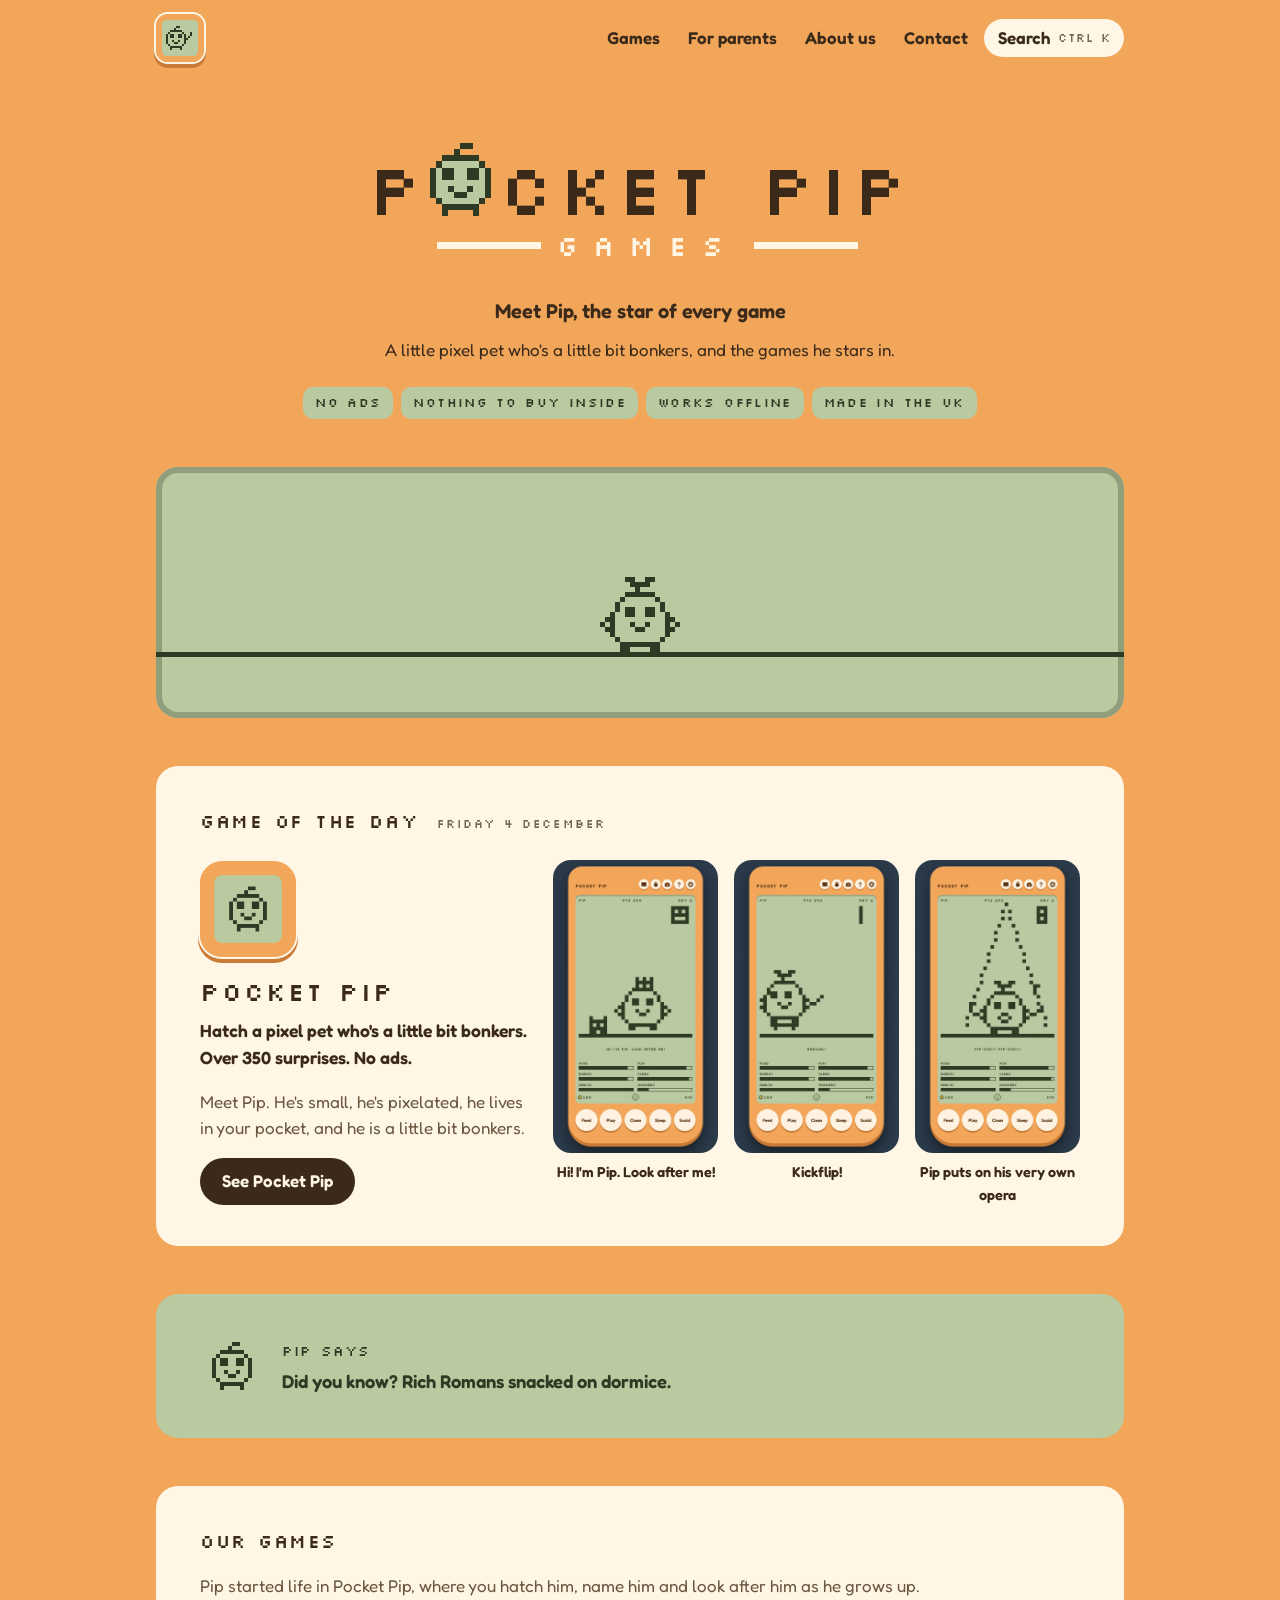
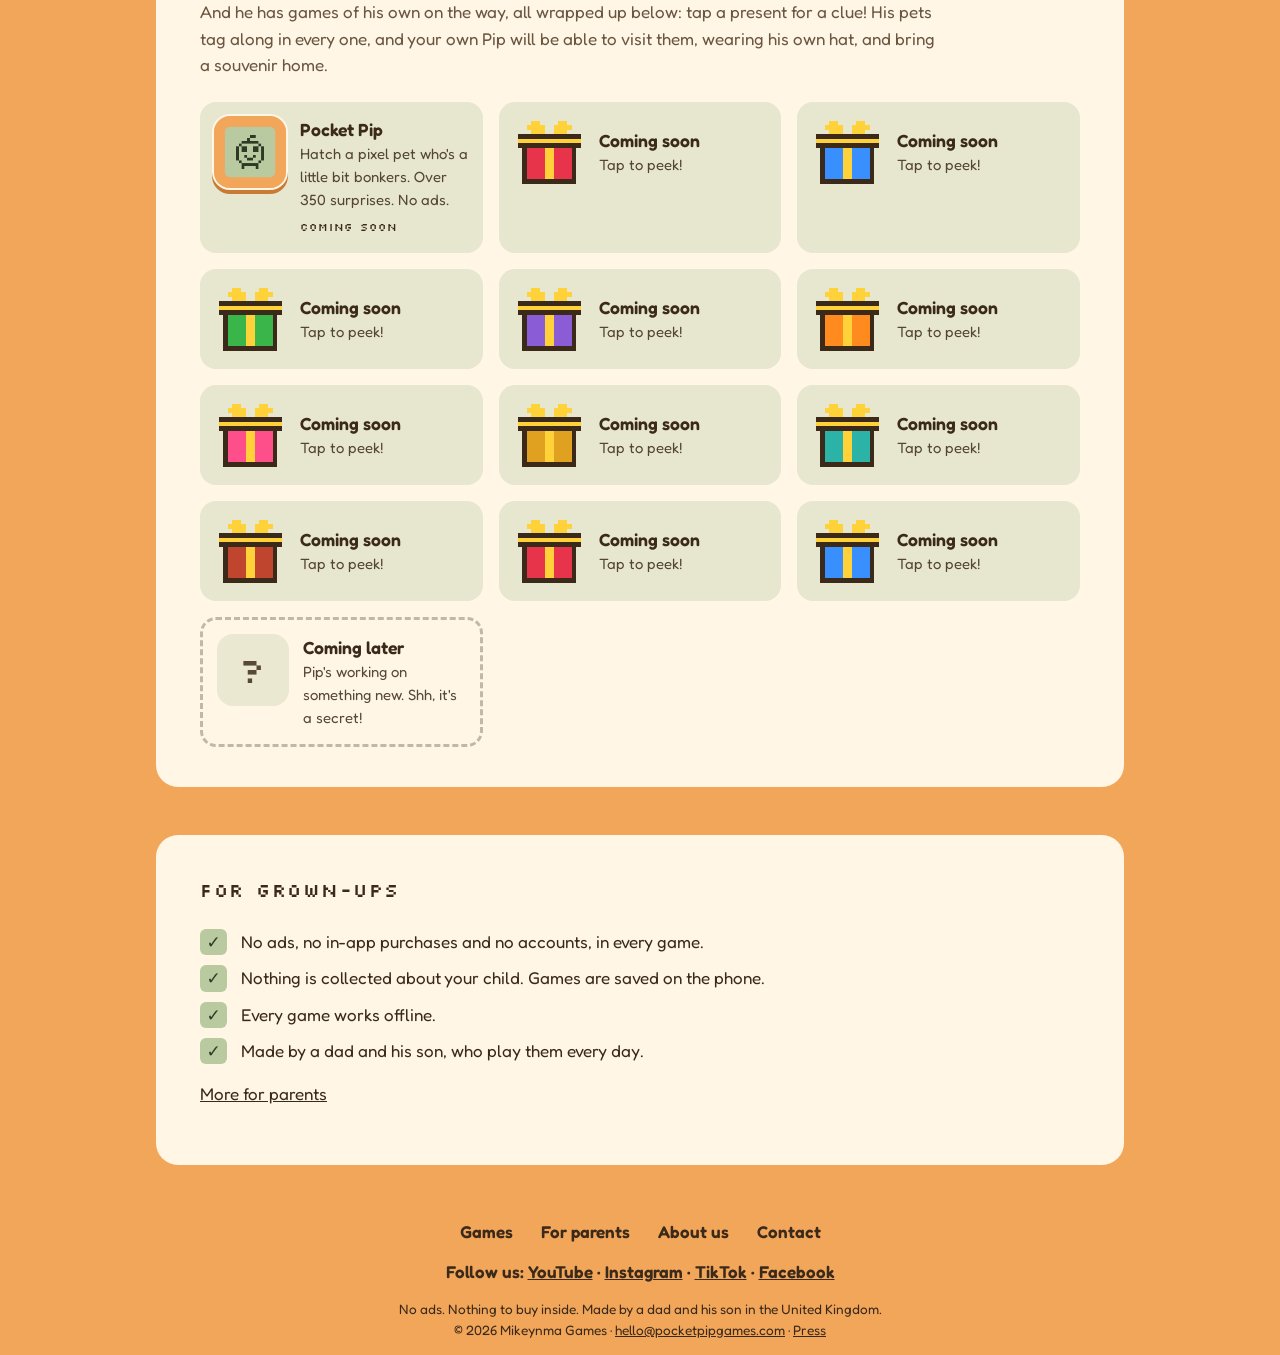
<file: index.html>
<!doctype html>
<html lang="en-GB">
<head>
<meta charset="utf-8">
<meta name="viewport" content="width=device-width,initial-scale=1">
<title>Pocket Pip Games: cosy games for kids, no ads</title>
<meta name="description" content="Cosy little games starring Pip. No ads, nothing to buy inside. Made by a dad and his son in the UK.">
<meta property="og:title" content="Pocket Pip Games: cosy games for kids, no ads">
<meta property="og:description" content="Cosy little games starring Pip. No ads, nothing to buy inside. Made by a dad and his son in the UK.">
<meta property="og:type" content="website">
<meta property="og:site_name" content="Pocket Pip Games">
<meta property="og:url" content="https://pocketpipgames.com/">
<link rel="canonical" href="https://pocketpipgames.com/">
<meta property="og:image" content="https://pocketpipgames.com/share.png">
<meta property="og:image:width" content="1200">
<meta property="og:image:height" content="630">
<meta property="og:image:alt" content="Pocket Pip Games: cosy games for kids, no ads">
<meta name="twitter:card" content="summary_large_image">

<link rel="icon" href="/favicon.ico" sizes="any">
<link rel="icon" href="/favicon-32.png" type="image/png">
<link rel="apple-touch-icon" href="/apple-touch-icon.png">
<link rel="manifest" href="/site.webmanifest">
<meta name="theme-color" content="#f2a65a">
<link rel="preload" href="/fonts/silkscreen-latin.woff2" as="font" type="font/woff2" crossorigin>
<link rel="preload" href="/fonts/fredoka-latin.woff2" as="font" type="font/woff2" crossorigin>
<link rel="stylesheet" href="/site.css">
<script type="application/ld+json">[{"@context": "https://schema.org", "@type": "Organization", "name": "Pocket Pip Games", "url": "https://pocketpipgames.com", "logo": "https://pocketpipgames.com/icon-512.png", "email": "hello@pocketpipgames.com", "sameAs": ["https://www.youtube.com/@PocketPipGames", "https://www.instagram.com/pocketpipgames/", "https://www.tiktok.com/@pocketpipgames", "https://www.facebook.com/pocketpipgames"], "description": "Cosy little games starring Pip, a pixel pet. No ads, nothing to buy inside. Made by a dad and his son in the United Kingdom."}, {"@context": "https://schema.org", "@type": "WebSite", "name": "Pocket Pip Games", "url": "https://pocketpipgames.com"}]</script>
</head>
<body>
<header class="top"><div class="wrap">
  <a class="brand" href="/" aria-label="Pocket Pip Games, home"><img src="/icon-48.png" width="48" height="48" alt=""></a>
  <nav aria-label="Menu"><a href="/#games">Games</a><a href="/parents.html">For parents</a><a href="/about.html">About us</a><a href="/contact.html">Contact</a><button class="find-btn" type="button" aria-haspopup="dialog">Search <kbd>Ctrl K</kbd></button></nav>
</div></header>
<main class="wrap">
<header class="hero">
  <h1 class="logo"><span class="sr-only">Pocket Pip Games</span><span class="word px" aria-hidden="true"><span>P</span><svg class="pip-o" viewBox="0 0 10 12" shape-rendering="crispEdges"><path class="ps" d="M2 3h6v1h1v5h-1v1h-6v-1h-1v-5h1z"/><path class="pl" d="M5 0h2v1h-2zM4 1h1v1h-1zM2 2h6v1h-6zM1 3h1v1h-1zM8 3h1v1h-1zM0 4h1v1h-1zM9 4h1v1h-1zM0 5h1v1h-1zM9 5h1v1h-1zM0 6h1v1h-1zM9 6h1v1h-1zM0 7h1v1h-1zM9 7h1v1h-1zM0 8h1v1h-1zM9 8h1v1h-1zM1 9h1v1h-1zM8 9h1v1h-1zM2 10h6v1h-6zM2 11h1v1h-1zM7 11h1v1h-1z"/><path class="pf" d="M2 4h2v1h-2zM6 4h2v1h-2zM2 5h2v1h-2zM6 5h2v1h-2zM3 7h1v1h-1zM6 7h1v1h-1zM4 8h2v1h-2z"/><path class="pl arm arm-a" d="M10 6h1v1h-1zM11 5h1v1h-1zM12 3h1v2h-1z"/><path class="pl arm arm-b" d="M10 6h1v1h-1zM11 4h1v2h-1zM11 3h1v1h-1zM12 2h1v1h-1z"/></svg><span>CKET PIP</span></span><span class="games px" aria-hidden="true"><i></i>GAMES<i></i></span></h1>
  <p class="tag">Meet Pip, the star of every game</p>
  <p class="sub">A little pixel pet who's a little bit bonkers, and the games he stars in.</p>
  <ul class="facts px"><li>No ads</li><li>Nothing to buy inside</li><li>Works offline</li><li>Made in the UK</li></ul>
</header>
<div class="strip" style="--n:542;--w:128;--ms:100ms;--src:url(/strip.png)" role="img" aria-label="Pip, from Pocket Pip: he blinks and wanders, does a kickflip on his skateboard, watches a butterfly, and his kitten comes for a cuddle">
  <div class="ground"></div><div class="pip-anim"></div><p class="says px" aria-hidden="true"></p>
  <script type="application/json" id="says">[[0, ""], [25, "Skateboard time!"], [48, "Kickflip!"], [57, "Radical!"], [98, ""], [139, "The butterfly dropped a coin! +1"], [174, ""]]</script>
</div>

<section class="today">
  <h2 class="px">Game of the day <span class="date"></span></h2>
<div class="featured" data-day="0">
  <div class="feat-text">
    <img class="icon" src="/pocket-pip/icon.png" alt="" width="96" height="96">
    <h3 class="px">Pocket Pip</h3>
    <p class="tag">Hatch a pixel pet who&#x27;s a little bit bonkers. Over 350 surprises. No ads.</p>
    <p>Meet Pip. He&#x27;s small, he&#x27;s pixelated, he lives in your pocket, and he is a little bit bonkers.</p>
    <a class="button" href="/pocket-pip/">See Pocket Pip</a>
  </div>
  <div class="shots">
<figure><a href="/pocket-pip/shots/1-home.webp"><img src="/pocket-pip/shots/1-home.webp" width="720" height="1280" alt="Hi! I&#x27;m Pip. Look after me!"></a><figcaption>Hi! I&#x27;m Pip. Look after me!</figcaption></figure>
<figure><a href="/pocket-pip/shots/2-skateboard.webp"><img src="/pocket-pip/shots/2-skateboard.webp" width="720" height="1280" alt="Kickflip!"></a><figcaption>Kickflip!</figcaption></figure>
<figure><a href="/pocket-pip/shots/3-pipsody.webp"><img src="/pocket-pip/shots/3-pipsody.webp" width="720" height="1280" alt="Pip puts on his very own opera"></a><figcaption>Pip puts on his very own opera</figcaption></figure>
</div>
</div>
</section>

<section class="pip-says" aria-label="Pip says">
  <img src="/pip-32.png" width="64" height="64" alt="">
  <div><b class="px">Pip says</b><p class="fact">Did you know? A googol is 1 with 100 zeros after it.</p></div>
</section>

<section id="games"><span id="soon"></span>
  <h2 class="px">Our games</h2>
  <p class="lead">Pip started life in Pocket Pip, where you hatch him, name him and look after him as he grows up. And he has games of his own on the way, all wrapped up below: tap a present for a clue! His pets tag along in every one, and your own Pip will be able to visit them, wearing his own hat, and bring a souvenir home.</p>
  <div class="games">
<a class="game" href="/pocket-pip/"><img src="/pocket-pip/icon.png" alt="" width="72" height="72"><div><b>Pocket Pip</b><span>Hatch a pixel pet who&#x27;s a little bit bonkers. Over 350 surprises. No ads.</span><i class="px">Coming soon</i></div></a>
<details class="game present" style="--c:#e8344a"><summary><svg class="box" viewBox="0 0 16 16" width="72" height="72" shape-rendering="crispEdges" aria-hidden="true"><path class="wrap" d="M2 6h12v9h-12z"/><path class="wrap" d="M1 4h14v3h-14z"/><path class="ribbon" d="M7 4h2v11h-2zM1 5h14v1h-14z"/><path class="ribbon" d="M4 1h2v1h1v2h-3v-1h-1v-1h1zM10 1h2v1h1v1h-1v1h-3v-2h1z"/><path class="line" d="M1 4h14v1h-14zM1 6h14v1h-14zM2 7h1v8h-1zM13 7h1v8h-1zM2 14h12v1h-12z"/></svg><div><b>Coming soon</b><span class="tap">Tap to peek!</span></div></summary><p class="clue px">Something long and wiggly is very hungry...</p></details>
<details class="game present" style="--c:#3a8fff"><summary><svg class="box" viewBox="0 0 16 16" width="72" height="72" shape-rendering="crispEdges" aria-hidden="true"><path class="wrap" d="M2 6h12v9h-12z"/><path class="wrap" d="M1 4h14v3h-14z"/><path class="ribbon" d="M7 4h2v11h-2zM1 5h14v1h-14z"/><path class="ribbon" d="M4 1h2v1h1v2h-3v-1h-1v-1h1zM10 1h2v1h1v1h-1v1h-3v-2h1z"/><path class="line" d="M1 4h14v1h-14zM1 6h14v1h-14zM2 7h1v8h-1zM13 7h1v8h-1zM2 14h12v1h-12z"/></svg><div><b>Coming soon</b><span class="tap">Tap to peek!</span></div></summary><p class="clue px">Every snack in its own jar. Can you sort them?</p></details>
<details class="game present" style="--c:#39b54a"><summary><svg class="box" viewBox="0 0 16 16" width="72" height="72" shape-rendering="crispEdges" aria-hidden="true"><path class="wrap" d="M2 6h12v9h-12z"/><path class="wrap" d="M1 4h14v3h-14z"/><path class="ribbon" d="M7 4h2v11h-2zM1 5h14v1h-14z"/><path class="ribbon" d="M4 1h2v1h1v2h-3v-1h-1v-1h1zM10 1h2v1h1v1h-1v1h-3v-2h1z"/><path class="line" d="M1 4h14v1h-14zM1 6h14v1h-14zM2 7h1v8h-1zM13 7h1v8h-1zM2 14h12v1h-12z"/></svg><div><b>Coming soon</b><span class="tap">Tap to peek!</span></div></summary><p class="clue px">Pip&#x27;s pet is stuck! Shuffle the furniture...</p></details>
<details class="game present" style="--c:#8a5cd6"><summary><svg class="box" viewBox="0 0 16 16" width="72" height="72" shape-rendering="crispEdges" aria-hidden="true"><path class="wrap" d="M2 6h12v9h-12z"/><path class="wrap" d="M1 4h14v3h-14z"/><path class="ribbon" d="M7 4h2v11h-2zM1 5h14v1h-14z"/><path class="ribbon" d="M4 1h2v1h1v2h-3v-1h-1v-1h1zM10 1h2v1h1v1h-1v1h-3v-2h1z"/><path class="line" d="M1 4h14v1h-14zM1 6h14v1h-14zM2 7h1v8h-1zM13 7h1v8h-1zM2 14h12v1h-12z"/></svg><div><b>Coming soon</b><span class="tap">Tap to peek!</span></div></summary><p class="clue px">Roads, rivers and railways. Hop, Pip, hop!</p></details>
<details class="game present" style="--c:#ff8a1e"><summary><svg class="box" viewBox="0 0 16 16" width="72" height="72" shape-rendering="crispEdges" aria-hidden="true"><path class="wrap" d="M2 6h12v9h-12z"/><path class="wrap" d="M1 4h14v3h-14z"/><path class="ribbon" d="M7 4h2v11h-2zM1 5h14v1h-14z"/><path class="ribbon" d="M4 1h2v1h1v2h-3v-1h-1v-1h1zM10 1h2v1h1v1h-1v1h-3v-2h1z"/><path class="line" d="M1 4h14v1h-14zM1 6h14v1h-14zM2 7h1v8h-1zM13 7h1v8h-1zM2 14h12v1h-12z"/></svg><div><b>Coming soon</b><span class="tap">Tap to peek!</span></div></summary><p class="clue px">Toast, pancakes, milkshakes... and a very fussy critic.</p></details>
<details class="game present" style="--c:#ff4f8b"><summary><svg class="box" viewBox="0 0 16 16" width="72" height="72" shape-rendering="crispEdges" aria-hidden="true"><path class="wrap" d="M2 6h12v9h-12z"/><path class="wrap" d="M1 4h14v3h-14z"/><path class="ribbon" d="M7 4h2v11h-2zM1 5h14v1h-14z"/><path class="ribbon" d="M4 1h2v1h1v2h-3v-1h-1v-1h1zM10 1h2v1h1v1h-1v1h-3v-2h1z"/><path class="line" d="M1 4h14v1h-14zM1 6h14v1h-14zM2 7h1v8h-1zM13 7h1v8h-1zM2 14h12v1h-12z"/></svg><div><b>Coming soon</b><span class="tap">Tap to peek!</span></div></summary><p class="clue px">Dig, build, and make Pip a home of his own.</p></details>
<details class="game present" style="--c:#e0a020"><summary><svg class="box" viewBox="0 0 16 16" width="72" height="72" shape-rendering="crispEdges" aria-hidden="true"><path class="wrap" d="M2 6h12v9h-12z"/><path class="wrap" d="M1 4h14v3h-14z"/><path class="ribbon" d="M7 4h2v11h-2zM1 5h14v1h-14z"/><path class="ribbon" d="M4 1h2v1h1v2h-3v-1h-1v-1h1zM10 1h2v1h1v1h-1v1h-3v-2h1z"/><path class="line" d="M1 4h14v1h-14zM1 6h14v1h-14zM2 7h1v8h-1zM13 7h1v8h-1zM2 14h12v1h-12z"/></svg><div><b>Coming soon</b><span class="tap">Tap to peek!</span></div></summary><p class="clue px">Pip nicked a biscuit. Run, Pip, run!</p></details>
<details class="game present" style="--c:#2bb3a8"><summary><svg class="box" viewBox="0 0 16 16" width="72" height="72" shape-rendering="crispEdges" aria-hidden="true"><path class="wrap" d="M2 6h12v9h-12z"/><path class="wrap" d="M1 4h14v3h-14z"/><path class="ribbon" d="M7 4h2v11h-2zM1 5h14v1h-14z"/><path class="ribbon" d="M4 1h2v1h1v2h-3v-1h-1v-1h1zM10 1h2v1h1v1h-1v1h-3v-2h1z"/><path class="line" d="M1 4h14v1h-14zM1 6h14v1h-14zM2 7h1v8h-1zM13 7h1v8h-1zM2 14h12v1h-12z"/></svg><div><b>Coming soon</b><span class="tap">Tap to peek!</span></div></summary><p class="clue px">Say something... and hear it back, very silly.</p></details>
<details class="game present" style="--c:#c0452e"><summary><svg class="box" viewBox="0 0 16 16" width="72" height="72" shape-rendering="crispEdges" aria-hidden="true"><path class="wrap" d="M2 6h12v9h-12z"/><path class="wrap" d="M1 4h14v3h-14z"/><path class="ribbon" d="M7 4h2v11h-2zM1 5h14v1h-14z"/><path class="ribbon" d="M4 1h2v1h1v2h-3v-1h-1v-1h1zM10 1h2v1h1v1h-1v1h-3v-2h1z"/><path class="line" d="M1 4h14v1h-14zM1 6h14v1h-14zM2 7h1v8h-1zM13 7h1v8h-1zM2 14h12v1h-12z"/></svg><div><b>Coming soon</b><span class="tap">Tap to peek!</span></div></summary><p class="clue px">This room is a trickster. Nothing is what it seems!</p></details>
<details class="game present" style="--c:#e8344a"><summary><svg class="box" viewBox="0 0 16 16" width="72" height="72" shape-rendering="crispEdges" aria-hidden="true"><path class="wrap" d="M2 6h12v9h-12z"/><path class="wrap" d="M1 4h14v3h-14z"/><path class="ribbon" d="M7 4h2v11h-2zM1 5h14v1h-14z"/><path class="ribbon" d="M4 1h2v1h1v2h-3v-1h-1v-1h1zM10 1h2v1h1v1h-1v1h-3v-2h1z"/><path class="line" d="M1 4h14v1h-14zM1 6h14v1h-14zM2 7h1v8h-1zM13 7h1v8h-1zM2 14h12v1h-12z"/></svg><div><b>Coming soon</b><span class="tap">Tap to peek!</span></div></summary><p class="clue px">Lots of boxes, and a teddy who comes along every time.</p></details>
<details class="game present" style="--c:#3a8fff"><summary><svg class="box" viewBox="0 0 16 16" width="72" height="72" shape-rendering="crispEdges" aria-hidden="true"><path class="wrap" d="M2 6h12v9h-12z"/><path class="wrap" d="M1 4h14v3h-14z"/><path class="ribbon" d="M7 4h2v11h-2zM1 5h14v1h-14z"/><path class="ribbon" d="M4 1h2v1h1v2h-3v-1h-1v-1h1zM10 1h2v1h1v1h-1v1h-3v-2h1z"/><path class="line" d="M1 4h14v1h-14zM1 6h14v1h-14zM2 7h1v8h-1zM13 7h1v8h-1zM2 14h12v1h-12z"/></svg><div><b>Coming soon</b><span class="tap">Tap to peek!</span></div></summary><p class="clue px">Two pictures, a few sneaky changes. Can you spot them all?</p></details>
<div class="game mystery" aria-label="A new game, coming later"><span class="q px" aria-hidden="true">?</span><div><b>Coming later</b><span>Pip's working on something new. Shh, it's a secret!</span></div></div>
  </div>
</section>

<section>
  <h2 class="px">For grown-ups</h2>
  <ul class="promise">
    <li>No ads, no in-app purchases and no accounts, in every game.</li>
    <li>Nothing is collected about your child. Games are saved on the phone.</li>
    <li>Every game works offline.</li>
    <li>Made by a dad and his son, who play them every day.</li>
  </ul>
  <p><a href="/parents.html">More for parents</a></p>
</section>
<script type="application/json" id="facts">["Did you know? A googol is 1 with 100 zeros after it.", "Did you know? There are more ways to shuffle a pack of cards than atoms on Earth.", "Did you know? Bananas are a tiny bit radioactive.", "Did you know? Octopuses have three hearts and blue blood.", "Did you know? A day on Venus is longer than its year.", "Did you know? Honey can last for thousands of years.", "Did you know? You can't hum while holding your nose. Try it!", "Did you know? Sloths can hold their breath longer than dolphins.", "Did you know? The Eiffel Tower grows about 15 cm in summer.", "Did you know? There are more trees on Earth than stars in our galaxy.", "Did you know? Sharks are older than trees.", "Did you know? A teaspoon of neutron star would weigh billions of tonnes.", "Did you know? Sunlight takes about 8 minutes to reach us.", "Did you know? Your stomach gets a new lining every few days.", "Did you know? Wombat poo is cube-shaped!", "Did you know? Lightning is hotter than the surface of the Sun.", "Did you know? The first computer mouse was made of wood.", "Did you know? Pluto hasn't gone once round the Sun since we found it.", "Did you know? Saturn would float in a big enough bath.", "Did you know? A group of flamingos is called a flamboyance.", "Did you know? The first computer bug was a real moth.", "Did you know? The Romans used wee as mouthwash!", "Did you know? Roman laundries washed clothes in wee.", "Did you know? Roman toilets had a shared sponge on a stick. Ew!", "Did you know? The Romans had a goddess of the sewers, called Cloacina.", "Did you know? Rich Romans snacked on dormice.", "Did you know? Posh Romans ate flamingo tongues.", "Did you know? Roman fish sauce was made from fermented fish guts. Yum?", "Did you know? The Romans had underfloor heating 2,000 years ago!", "Did you know? Ancient Greeks used pebbles as toilet paper.", "Did you know? Toilet paper was first used in ancient China.", "Did you know? Vikings didn't really have horns on their helmets.", "Did you know? Vikings carried combs. They were rather tidy!", "Did you know? Bluetooth is named after a Viking king, Harald Bluetooth.", "Did you know? Viking names included Ragnar Hairy-Breeches.", "Did you know? Wednesday is Woden's day. Thursday is Thor's day.", "Did you know? The ancient Egyptians mummified millions of cats.", "Did you know? Egyptians shaved their eyebrows when their cat died.", "Did you know? Egyptians shaved their heads and wore wigs to beat nits.", "Did you know? Egyptian toothpaste had ox hooves and eggshells in it.", "Did you know? Egyptians played a board game called Senet.", "Did you know? Paid workers built the pyramids, not slaves.", "Did you know? There were still woolly mammoths when the pyramids were built!", "Did you know? Cleopatra lived closer to the Moon landing than to the pyramids being built.", "Did you know? Oxford University is older than the Aztec Empire.", "Did you know? The Aztecs used cocoa beans as money.", "Did you know? Stone Age people kept dogs as pets.", "Did you know? The oldest flute ever found is made from a bird bone.", "Did you know? Some Stonehenge stones were dragged all the way from Wales.", "Did you know? Medieval monks said beavers' tails counted as fish.", "Did you know? In the Middle Ages, you could pay your rent in eels.", "Did you know? In the Middle Ages, even pigs could be put on trial!", "Did you know? The Bayeux Tapestry isn't a tapestry. It's embroidery!", "Did you know? Henry VIII had a Groom of the Stool. Don't ask.", "Did you know? Rich Tudors had black teeth from sugar. Some faked it!", "Did you know? Shakespeare was the first to write down the word 'eyeball'.", "Did you know? Georgian thieves snatched wigs right off people's heads.", "Did you know? Victorian children cleaned chimneys. I only clean poop!", "Did you know? In 1858 the River Thames smelled so bad it was called the Great Stink.", "Did you know? Policemen are called bobbies after Robert Peel.", "Did you know? England's first speeding ticket was in 1896, for going 8 mph!", "Did you know? Ketchup was sold as medicine in the 1830s.", "Did you know? People once thought tomatoes were poisonous.", "Did you know? Carrots used to be purple!", "Did you know? Napoleon wasn't short. He was about average height.", "Did you know? The smell after rain has a name: petrichor.", "Did you know? The Queen sent her first email in 1976!", "Did you know? The Queen's email name was HME2: Her Majesty, Elizabeth II.", "Did you know? The first message on the internet was meant to say LOGIN, but it crashed after LO.", "Did you know? The @ sign was first used for email in 1971.", "Did you know? The first smiley :-) was typed in 1982.", "Did you know? The first text message said Merry Christmas.", "Did you know? The first website is still online, and it's from 1991.", "Did you know? The web was given away free to everyone in 1993.", "Did you know? The first webcam watched a coffee pot, so people knew if there was any coffee left.", "Did you know? The first emoji were made in Japan in 1999. There were 176 of them.", "Did you know? The first video on a famous video website was 19 seconds about elephants at a zoo.", "Did you know? Spam email is named after a comedy sketch about tinned meat.", "Did you know? A famous search engine is named after a googol, spelt wrong.", "Did you know? Wi-Fi doesn't stand for anything. It's just a catchy name.", "Did you know? Pocket pets like Pip first came out in 1996, and lots got banned from schools!", "Did you know? One of the first video games was tennis, played on a science machine in 1958.", "Did you know? The first photo on the web was of a band of science workers who sang funny songs.", "Did you know? One of the first things ever bought online was a pizza.", "Did you know? The first mobile phone call was in 1973. The phone was as heavy as a bag of sugar!", "Did you know? The computer mouse got its name because its wire looked like a tail.", "Did you know? Emoji has nothing to do with emotion. It's Japanese for picture and letter.", "Did you know? Hashtags started in 2007.", "Did you know? The save button is a picture of a floppy disk. Ask a grown-up what that is!", "Did you know? There's a real computer error that means 'I'm a teapot'.", "Did you know? An early hard drive was as big as two fridges, and held less than one phone photo.", "Did you know? Pocket Pip's initials are P.P. ...PEE-PEE! Hee hee!", "Did you know? Raindrops aren't tear-shaped. They're more like burger buns!", "Did you know? A snowflake can take an hour to fall to the ground."]</script>
</main>
<footer class="wrap">
  <nav aria-label="Footer menu"><a href="/#games">Games</a><a href="/parents.html">For parents</a><a href="/about.html">About us</a><a href="/contact.html">Contact</a></nav>
  <p class="follow">Follow us: <a href="https://www.youtube.com/@PocketPipGames" rel="me noopener">YouTube</a> · <a href="https://www.instagram.com/pocketpipgames/" rel="me noopener">Instagram</a> · <a href="https://www.tiktok.com/@pocketpipgames" rel="me noopener">TikTok</a> · <a href="https://www.facebook.com/pocketpipgames" rel="me noopener">Facebook</a></p>
  <p class="small">No ads. Nothing to buy inside. Made by a dad and his son in the United Kingdom.<br>© 2026 Mikeynma Games · <a href="mailto:hello@pocketpipgames.com">hello@pocketpipgames.com</a> · <a href="/press.html">Press</a></p>
</footer>
<dialog class="finder" aria-label="Search the site">
  <input id="find-q" type="search" placeholder="Search games, help and pages" autocomplete="off" role="combobox" aria-expanded="true" aria-controls="find-list" aria-autocomplete="list">
  <ul id="find-list" role="listbox" aria-label="Results"></ul>
  <p class="find-hint">↑ ↓ to choose, Enter to open, Esc to close</p>
</dialog>
<dialog class="zoom" aria-label="Screenshot">
  <button class="x" aria-label="Close">&#x2715;</button>
  <button class="prev" aria-label="Previous screenshot">&#x25C0;</button><button class="next" aria-label="Next screenshot">&#x25B6;</button>
  <img alt=""><p></p>
</dialog>
<script src="/site.js"></script>
</body>
</html>
</file>
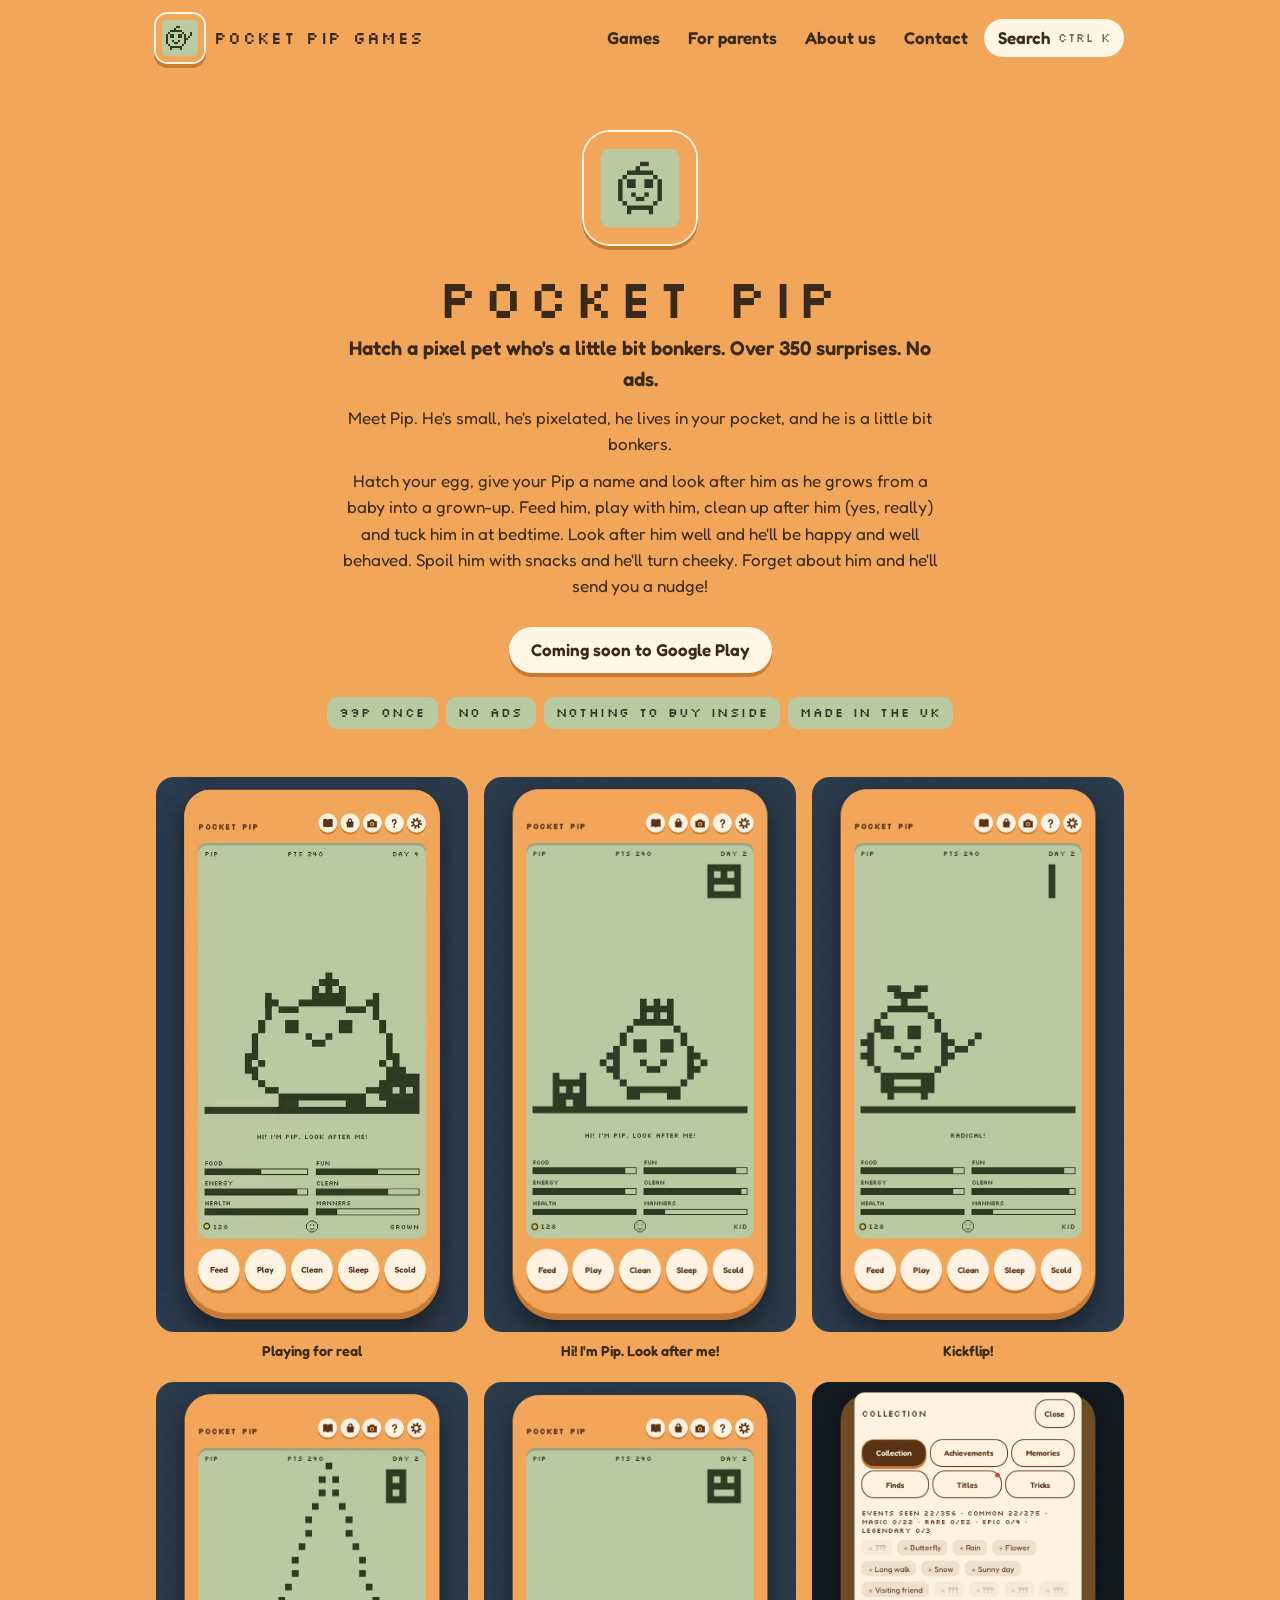
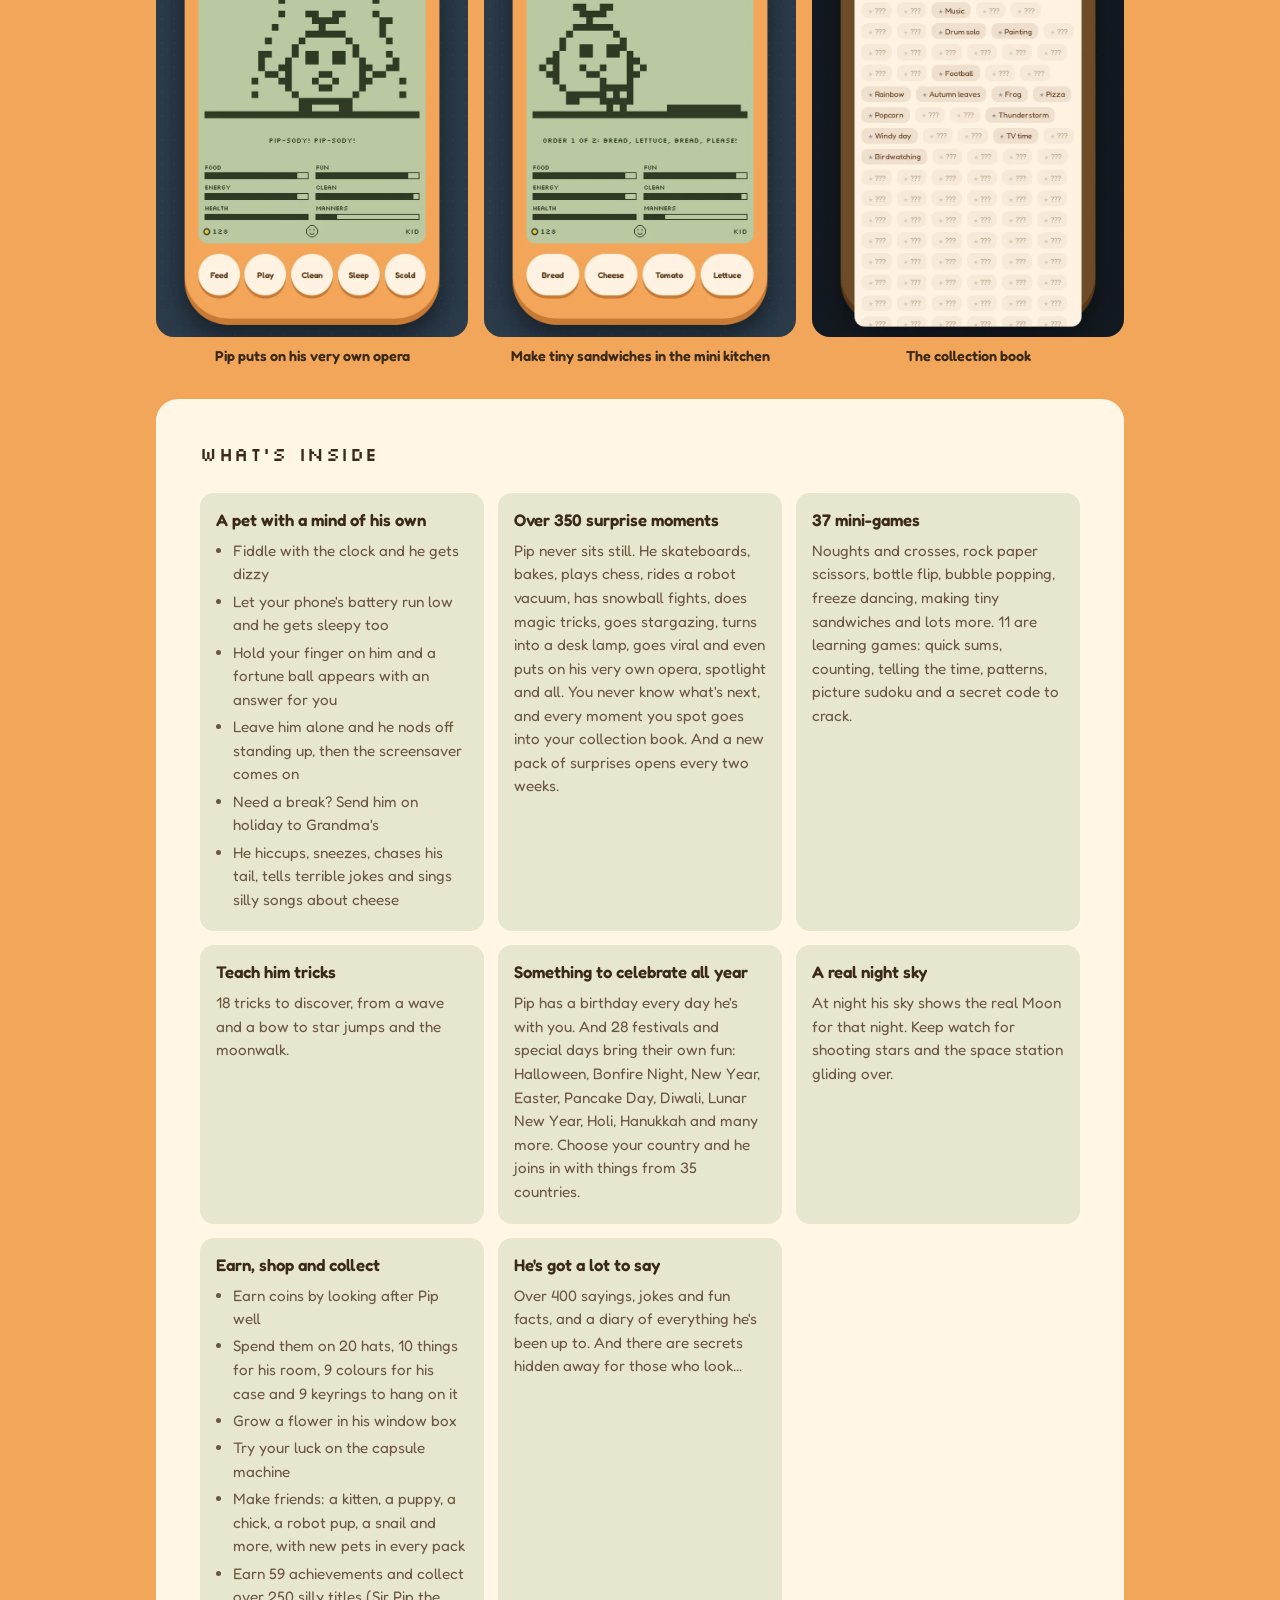
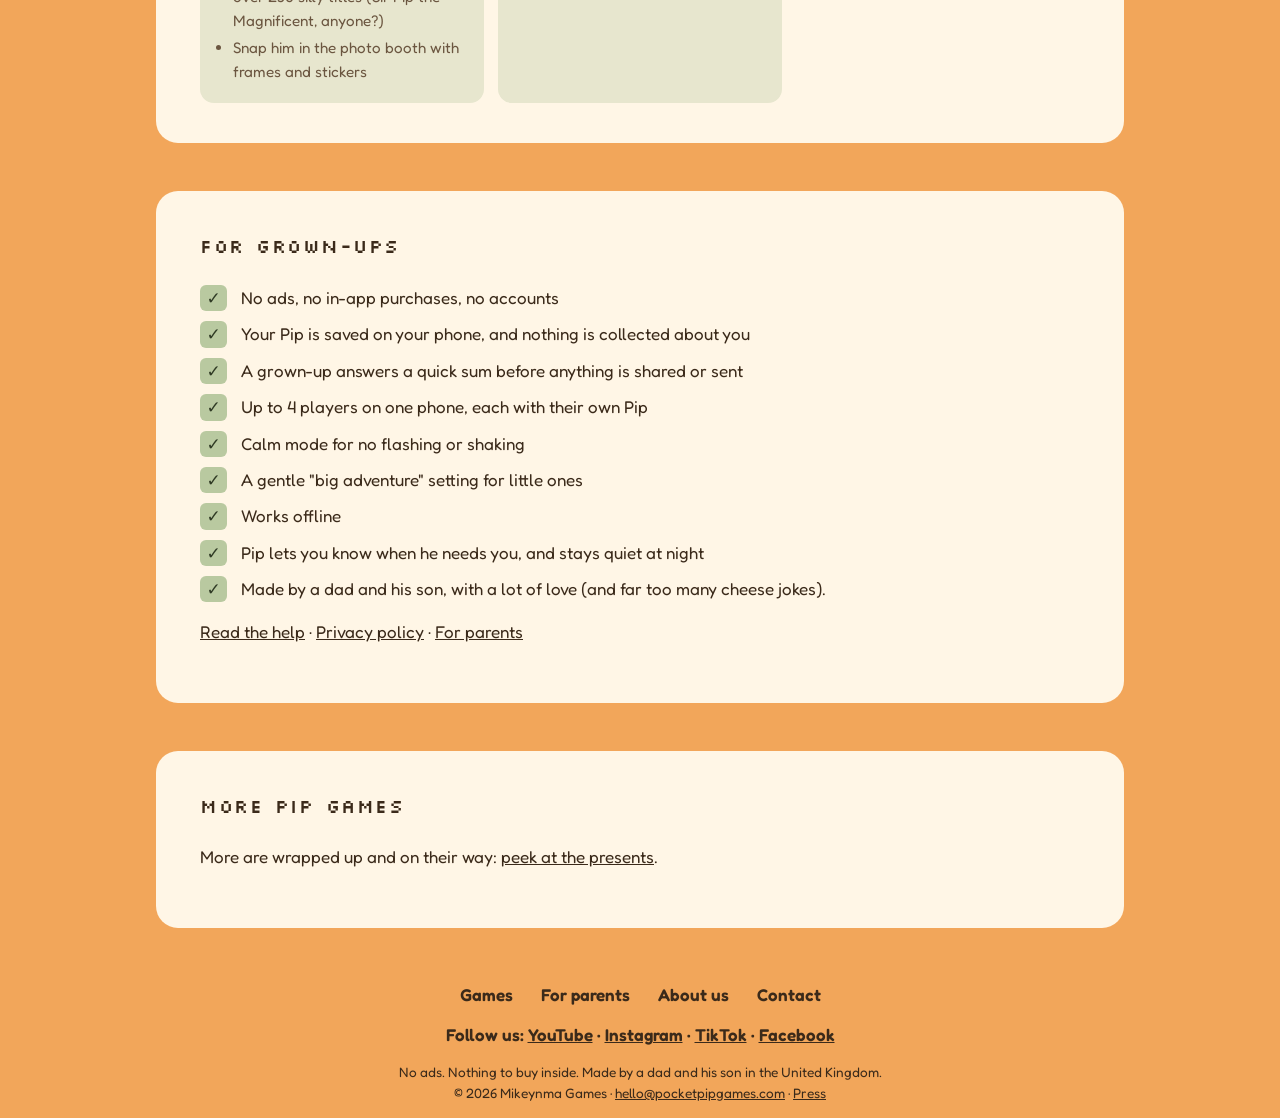
<file: pocket-pip/index.html>
<!doctype html>
<html lang="en-GB">
<head>
<meta charset="utf-8">
<meta name="viewport" content="width=device-width,initial-scale=1">
<title>Pocket Pip: virtual pet game for kids, no ads</title>
<meta name="description" content="Hatch a pixel pet who&#x27;s a little bit bonkers. Over 350 surprises. No ads.">
<meta property="og:title" content="Pocket Pip: virtual pet game for kids, no ads">
<meta property="og:description" content="Hatch a pixel pet who&#x27;s a little bit bonkers. Over 350 surprises. No ads.">
<meta property="og:type" content="website">
<meta property="og:site_name" content="Pocket Pip Games">
<meta property="og:url" content="https://pocketpipgames.com/pocket-pip/">
<link rel="canonical" href="https://pocketpipgames.com/pocket-pip/">
<meta property="og:image" content="https://pocketpipgames.com/pocket-pip/share.png">
<meta property="og:image:width" content="1200">
<meta property="og:image:height" content="630">
<meta property="og:image:alt" content="Pocket Pip: Hatch a pixel pet who&#x27;s a little bit bonkers. Over 350 surprises. No ads.">
<meta name="twitter:card" content="summary_large_image">

<link rel="icon" href="/pocket-pip/favicon.ico" sizes="any">
<link rel="icon" href="/pocket-pip/favicon-32.png" type="image/png">
<link rel="apple-touch-icon" href="/pocket-pip/apple-touch-icon.png">
<link rel="manifest" href="/site.webmanifest">
<meta name="theme-color" content="#f2a65a">
<link rel="preload" href="/fonts/silkscreen-latin.woff2" as="font" type="font/woff2" crossorigin>
<link rel="preload" href="/fonts/fredoka-latin.woff2" as="font" type="font/woff2" crossorigin>
<link rel="stylesheet" href="/site.css">
<script type="application/ld+json">{"@context": "https://schema.org", "@type": ["VideoGame", "MobileApplication"], "name": "Pocket Pip", "description": "Hatch a pixel pet who's a little bit bonkers. Over 350 surprises. No ads.", "url": "https://pocketpipgames.com/pocket-pip/", "image": "https://pocketpipgames.com/pocket-pip/share.png", "genre": "virtual pet game", "gamePlatform": "Android", "operatingSystem": "Android 7.0 or newer", "applicationCategory": "GameApplication", "inLanguage": "en-GB", "isFamilyFriendly": true, "audience": {"@type": "PeopleAudience", "suggestedMinAge": 6}, "author": {"@type": "Organization", "name": "Pocket Pip Games", "url": "https://pocketpipgames.com"}, "screenshot": ["https://pocketpipgames.com/pocket-pip/shots/1-home.webp", "https://pocketpipgames.com/pocket-pip/shots/2-skateboard.webp", "https://pocketpipgames.com/pocket-pip/shots/3-pipsody.webp", "https://pocketpipgames.com/pocket-pip/shots/4-mini-kitchen.webp", "https://pocketpipgames.com/pocket-pip/shots/5-book.webp", "https://pocketpipgames.com/pocket-pip/shots/6-night.webp"]}</script>
</head>
<body>
<header class="top"><div class="wrap">
  <a class="brand px" href="/"><img src="/icon-48.png" width="48" height="48" alt="">Pocket Pip Games</a>
  <nav aria-label="Menu"><a href="/#games">Games</a><a href="/parents.html">For parents</a><a href="/about.html">About us</a><a href="/contact.html">Contact</a><button class="find-btn" type="button" aria-haspopup="dialog">Search <kbd>Ctrl K</kbd></button></nav>
</div></header>
<main class="wrap">
<header class="hero">
  <img class="icon" src="/pocket-pip/icon.png" alt="" width="112" height="112">
  <h1 class="px">Pocket Pip</h1>
  <p class="tag">Hatch a pixel pet who&#x27;s a little bit bonkers. Over 350 surprises. No ads.</p>
  <p class="sub">Meet Pip. He&#x27;s small, he&#x27;s pixelated, he lives in your pocket, and he is a little bit bonkers.</p><p class="sub">Hatch your egg, give your Pip a name and look after him as he grows from a baby into a grown-up. Feed him, play with him, clean up after him (yes, really) and tuck him in at bedtime. Look after him well and he&#x27;ll be happy and well behaved. Spoil him with snacks and he&#x27;ll turn cheeky. Forget about him and he&#x27;ll send you a nudge!</p>
  <span class="soon">Coming soon to Google Play</span>
  <ul class="facts px"><li>99p once</li><li>No ads</li><li>Nothing to buy inside</li><li>Made in the UK</li></ul>
</header>
<div class="shots">
<figure><video src="/pocket-pip/gameplay.mp4" poster="/pocket-pip/gameplay.jpg" width="720" height="1280" autoplay muted loop playsinline preload="metadata" aria-label="A few seconds of the game being played"></video><figcaption>Playing for real</figcaption></figure>
<figure><a href="/pocket-pip/shots/1-home.webp"><img src="/pocket-pip/shots/1-home.webp" width="720" height="1280" alt="Hi! I&#x27;m Pip. Look after me!" loading=lazy></a><figcaption>Hi! I&#x27;m Pip. Look after me!</figcaption></figure>
<figure><a href="/pocket-pip/shots/2-skateboard.webp"><img src="/pocket-pip/shots/2-skateboard.webp" width="720" height="1280" alt="Kickflip!" loading=lazy></a><figcaption>Kickflip!</figcaption></figure>
<figure><a href="/pocket-pip/shots/3-pipsody.webp"><img src="/pocket-pip/shots/3-pipsody.webp" width="720" height="1280" alt="Pip puts on his very own opera" loading=lazy></a><figcaption>Pip puts on his very own opera</figcaption></figure>
<figure><a href="/pocket-pip/shots/4-mini-kitchen.webp"><img src="/pocket-pip/shots/4-mini-kitchen.webp" width="720" height="1280" alt="Make tiny sandwiches in the mini kitchen" loading=lazy></a><figcaption>Make tiny sandwiches in the mini kitchen</figcaption></figure>
<figure><a href="/pocket-pip/shots/5-book.webp"><img src="/pocket-pip/shots/5-book.webp" width="720" height="1280" alt="The collection book" loading=lazy></a><figcaption>The collection book</figcaption></figure>
</div>
<section>
  <h2 class="px">What's inside</h2>
  <div class="grid">
<div><h3>A pet with a mind of his own</h3><ul><li>Fiddle with the clock and he gets dizzy</li><li>Let your phone&#x27;s battery run low and he gets sleepy too</li><li>Hold your finger on him and a fortune ball appears with an answer for you</li><li>Leave him alone and he nods off standing up, then the screensaver comes on</li><li>Need a break? Send him on holiday to Grandma&#x27;s</li><li>He hiccups, sneezes, chases his tail, tells terrible jokes and sings silly songs about cheese</li></ul></div>
<div><h3>Over 350 surprise moments</h3><p>Pip never sits still. He skateboards, bakes, plays chess, rides a robot vacuum, has snowball fights, does magic tricks, goes stargazing, turns into a desk lamp, goes viral and even puts on his very own opera, spotlight and all. You never know what&#x27;s next, and every moment you spot goes into your collection book. And a new pack of surprises opens every two weeks.</p></div>
<div><h3>37 mini-games</h3><p>Noughts and crosses, rock paper scissors, bottle flip, bubble popping, freeze dancing, making tiny sandwiches and lots more. 11 are learning games: quick sums, counting, telling the time, patterns, picture sudoku and a secret code to crack.</p></div>
<div><h3>Teach him tricks</h3><p>18 tricks to discover, from a wave and a bow to star jumps and the moonwalk.</p></div>
<div><h3>Something to celebrate all year</h3><p>Pip has a birthday every day he&#x27;s with you. And 28 festivals and special days bring their own fun: Halloween, Bonfire Night, New Year, Easter, Pancake Day, Diwali, Lunar New Year, Holi, Hanukkah and many more. Choose your country and he joins in with things from 35 countries.</p></div>
<div><h3>A real night sky</h3><p>At night his sky shows the real Moon for that night. Keep watch for shooting stars and the space station gliding over.</p></div>
<div><h3>Earn, shop and collect</h3><ul><li>Earn coins by looking after Pip well</li><li>Spend them on 20 hats, 10 things for his room, 9 colours for his case and 9 keyrings to hang on it</li><li>Grow a flower in his window box</li><li>Try your luck on the capsule machine</li><li>Make friends: a kitten, a puppy, a chick, a robot pup, a snail and more, with new pets in every pack</li><li>Earn 59 achievements and collect over 250 silly titles (Sir Pip the Magnificent, anyone?)</li><li>Snap him in the photo booth with frames and stickers</li></ul></div>
<div><h3>He&#x27;s got a lot to say</h3><p>Over 400 sayings, jokes and fun facts, and a diary of everything he&#x27;s been up to. And there are secrets hidden away for those who look...</p></div>
  </div>
</section>
<section>
  <h2 class="px">For grown-ups</h2>
  <ul class="promise"><li>No ads, no in-app purchases, no accounts</li><li>Your Pip is saved on your phone, and nothing is collected about you</li><li>A grown-up answers a quick sum before anything is shared or sent</li><li>Up to 4 players on one phone, each with their own Pip</li><li>Calm mode for no flashing or shaking</li><li>A gentle &quot;big adventure&quot; setting for little ones</li><li>Works offline</li><li>Pip lets you know when he needs you, and stays quiet at night</li><li>Made by a dad and his son, with a lot of love (and far too many cheese jokes).</li></ul>
  <p><a href="/pocket-pip/help.html">Read the help</a> · <a href="/pocket-pip/privacy.html">Privacy policy</a> · <a href="/parents.html">For parents</a></p>
</section>
<section>
  <h2 class="px">More Pip games</h2>
  <p>More are wrapped up and on their way: <a href="/#soon">peek at the presents</a>.</p>
</section>
</main>
<footer class="wrap">
  <nav aria-label="Footer menu"><a href="/#games">Games</a><a href="/parents.html">For parents</a><a href="/about.html">About us</a><a href="/contact.html">Contact</a></nav>
  <p class="follow">Follow us: <a href="https://www.youtube.com/@PocketPipGames" rel="me noopener">YouTube</a> · <a href="https://www.instagram.com/pocketpipgames/" rel="me noopener">Instagram</a> · <a href="https://www.tiktok.com/@pocketpipgames" rel="me noopener">TikTok</a> · <a href="https://www.facebook.com/pocketpipgames" rel="me noopener">Facebook</a></p>
  <p class="small">No ads. Nothing to buy inside. Made by a dad and his son in the United Kingdom.<br>© 2026 Mikeynma Games · <a href="mailto:hello@pocketpipgames.com">hello@pocketpipgames.com</a> · <a href="/press.html">Press</a></p>
</footer>
<dialog class="finder" aria-label="Search the site">
  <input id="find-q" type="search" placeholder="Search games, help and pages" autocomplete="off" role="combobox" aria-expanded="true" aria-controls="find-list" aria-autocomplete="list">
  <ul id="find-list" role="listbox" aria-label="Results"></ul>
  <p class="find-hint">↑ ↓ to choose, Enter to open, Esc to close</p>
</dialog>
<dialog class="zoom" aria-label="Screenshot">
  <button class="x" aria-label="Close">&#x2715;</button>
  <button class="prev" aria-label="Previous screenshot">&#x25C0;</button><button class="next" aria-label="Next screenshot">&#x25B6;</button>
  <img alt=""><p></p>
</dialog>
<script src="/site.js"></script>
</body>
</html>
</file>
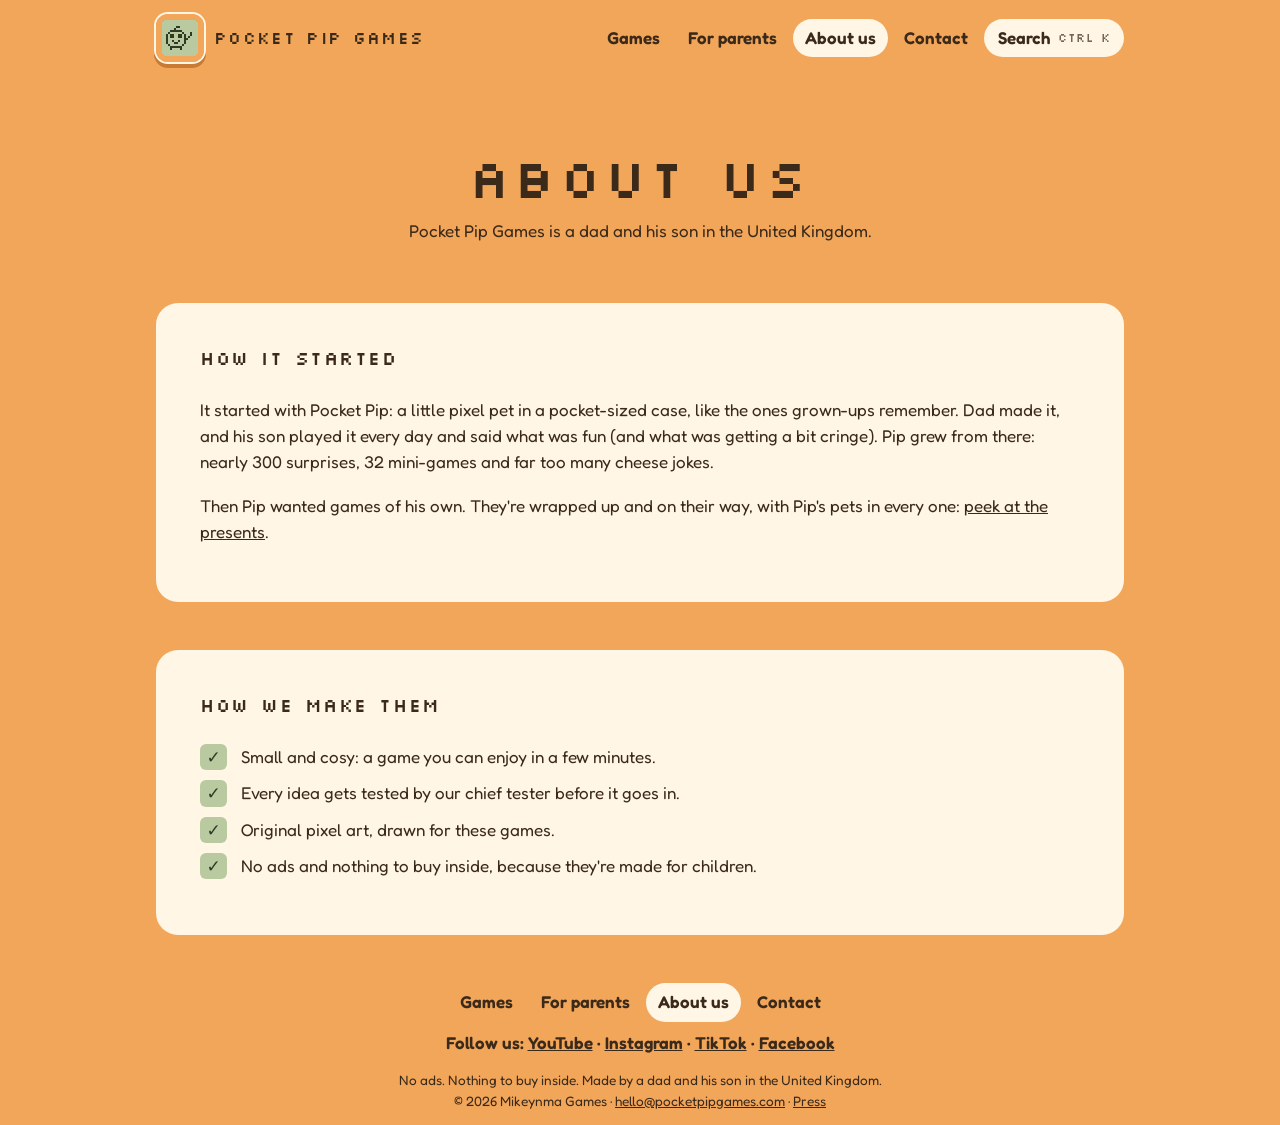
<file: about.html>
<!doctype html>
<html lang="en-GB">
<head>
<meta charset="utf-8">
<meta name="viewport" content="width=device-width,initial-scale=1">
<title>About us: Pocket Pip Games</title>
<meta name="description" content="Pocket Pip Games is a dad and his son in the United Kingdom.">
<meta property="og:title" content="About us: Pocket Pip Games">
<meta property="og:description" content="Pocket Pip Games is a dad and his son in the United Kingdom.">
<meta property="og:type" content="website">
<meta property="og:site_name" content="Pocket Pip Games">
<meta property="og:url" content="https://pocketpipgames.com/about.html">
<link rel="canonical" href="https://pocketpipgames.com/about.html">
<meta property="og:image" content="https://pocketpipgames.com/share.png">
<meta property="og:image:width" content="1200">
<meta property="og:image:height" content="630">
<meta property="og:image:alt" content="About us: Pocket Pip Games">
<meta name="twitter:card" content="summary_large_image">

<link rel="icon" href="/favicon.ico" sizes="any">
<link rel="icon" href="/favicon-32.png" type="image/png">
<link rel="apple-touch-icon" href="/apple-touch-icon.png">
<link rel="manifest" href="/site.webmanifest">
<meta name="theme-color" content="#f2a65a">
<link rel="preload" href="/fonts/silkscreen-latin.woff2" as="font" type="font/woff2" crossorigin>
<link rel="preload" href="/fonts/fredoka-latin.woff2" as="font" type="font/woff2" crossorigin>
<link rel="stylesheet" href="/site.css">
</head>
<body>
<header class="top"><div class="wrap">
  <a class="brand px" href="/"><img src="/icon-48.png" width="48" height="48" alt="">Pocket Pip Games</a>
  <nav aria-label="Menu"><a href="/#games">Games</a><a href="/parents.html">For parents</a><a href="/about.html" aria-current=page>About us</a><a href="/contact.html">Contact</a><button class="find-btn" type="button" aria-haspopup="dialog">Search <kbd>Ctrl K</kbd></button></nav>
</div></header>
<main class="wrap">
<header class="hero"><h1 class="px">About us</h1>
  <p class="sub">Pocket Pip Games is a dad and his son in the United Kingdom.</p></header>
<section>
  <h2 class="px">How it started</h2>
  <p>It started with Pocket Pip: a little pixel pet in a pocket-sized case, like the ones grown-ups remember. Dad made it, and his son played it every day and said what was fun (and what was getting a bit cringe). Pip grew from there: nearly 300 surprises, 32 mini-games and far too many cheese jokes.</p>
  <p>Then Pip wanted games of his own. They're wrapped up and on their way, with Pip's pets in every one: <a href="/#soon">peek at the presents</a>.</p>
</section>
<section>
  <h2 class="px">How we make them</h2>
  <ul class="promise">
    <li>Small and cosy: a game you can enjoy in a few minutes.</li>
    <li>Every idea gets tested by our chief tester before it goes in.</li>
    <li>Original pixel art, drawn for these games.</li>
    <li>No ads and nothing to buy inside, because they're made for children.</li>
  </ul>
</section>
</main>
<footer class="wrap">
  <nav aria-label="Footer menu"><a href="/#games">Games</a><a href="/parents.html">For parents</a><a href="/about.html" aria-current=page>About us</a><a href="/contact.html">Contact</a></nav>
  <p class="follow">Follow us: <a href="https://www.youtube.com/@PocketPipGames" rel="me noopener">YouTube</a> · <a href="https://www.instagram.com/pocketpipgames/" rel="me noopener">Instagram</a> · <a href="https://www.tiktok.com/@pocketpipgames" rel="me noopener">TikTok</a> · <a href="https://www.facebook.com/pocketpipgames" rel="me noopener">Facebook</a></p>
  <p class="small">No ads. Nothing to buy inside. Made by a dad and his son in the United Kingdom.<br>© 2026 Mikeynma Games · <a href="mailto:hello@pocketpipgames.com">hello@pocketpipgames.com</a> · <a href="/press.html">Press</a></p>
</footer>
<dialog class="finder" aria-label="Search the site">
  <input id="find-q" type="search" placeholder="Search games, help and pages" autocomplete="off" role="combobox" aria-expanded="true" aria-controls="find-list" aria-autocomplete="list">
  <ul id="find-list" role="listbox" aria-label="Results"></ul>
  <p class="find-hint">↑ ↓ to choose, Enter to open, Esc to close</p>
</dialog>
<dialog class="zoom" aria-label="Screenshot">
  <button class="x" aria-label="Close">&#x2715;</button>
  <button class="prev" aria-label="Previous screenshot">&#x25C0;</button><button class="next" aria-label="Next screenshot">&#x25B6;</button>
  <img alt=""><p></p>
</dialog>
<script src="/site.js"></script>
</body>
</html>
</file>
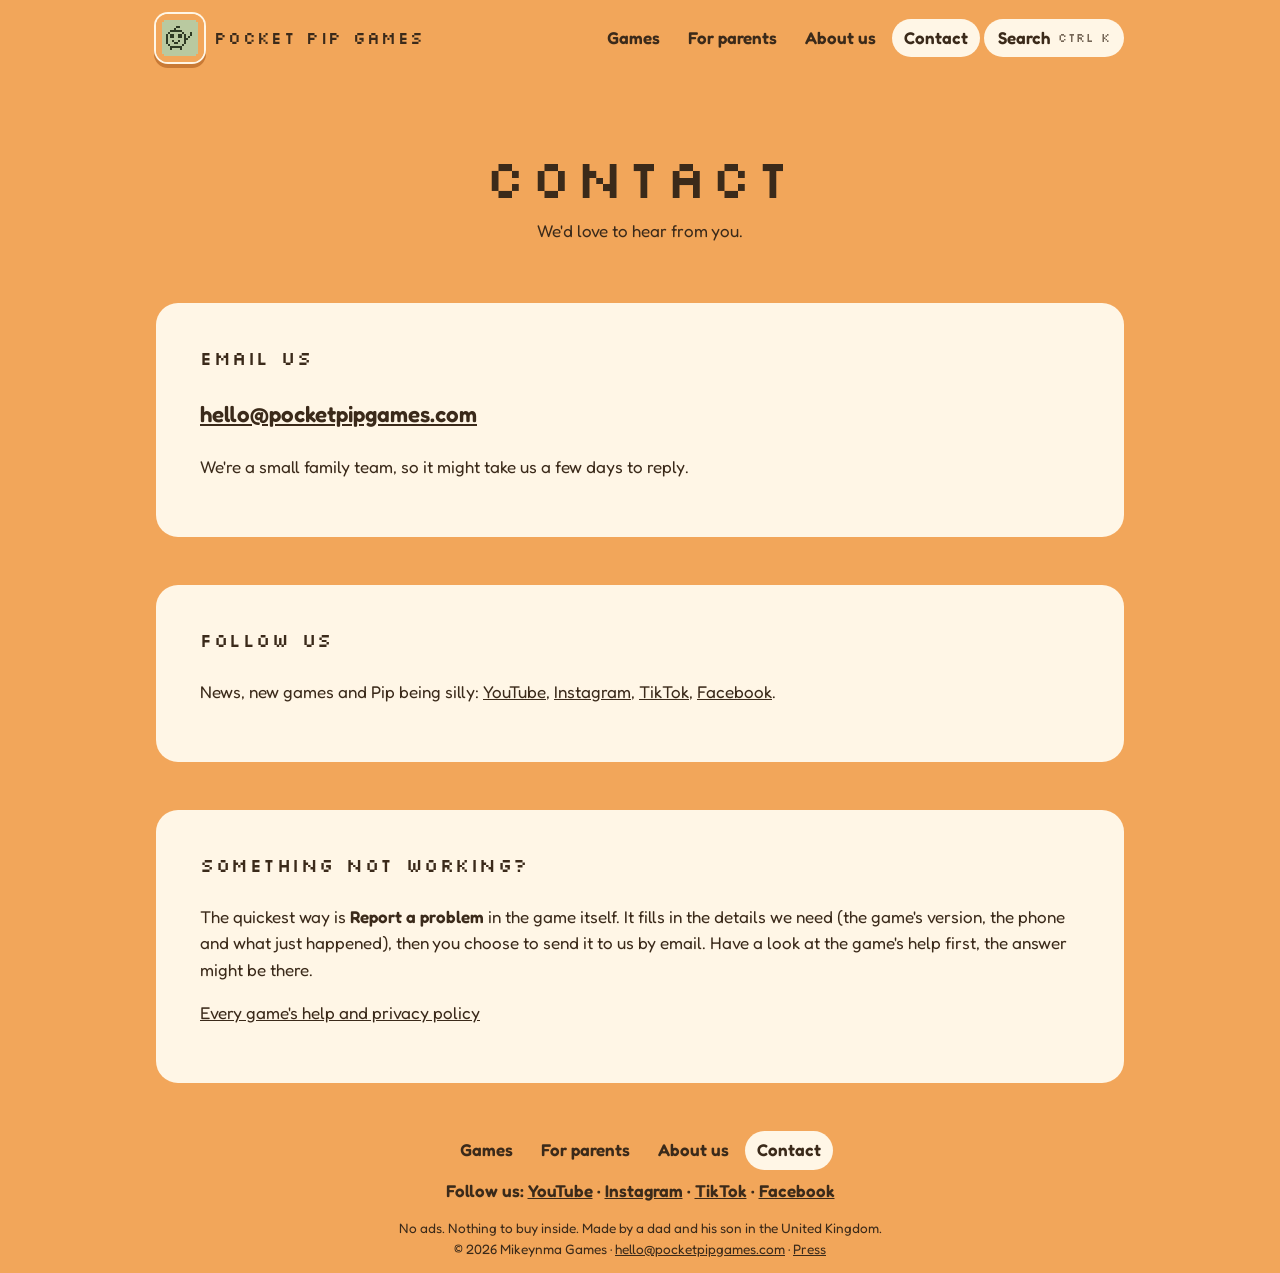
<file: contact.html>
<!doctype html>
<html lang="en-GB">
<head>
<meta charset="utf-8">
<meta name="viewport" content="width=device-width,initial-scale=1">
<title>Contact: Pocket Pip Games</title>
<meta name="description" content="Email Pocket Pip Games at hello@pocketpipgames.com.">
<meta property="og:title" content="Contact: Pocket Pip Games">
<meta property="og:description" content="Email Pocket Pip Games at hello@pocketpipgames.com.">
<meta property="og:type" content="website">
<meta property="og:site_name" content="Pocket Pip Games">
<meta property="og:url" content="https://pocketpipgames.com/contact.html">
<link rel="canonical" href="https://pocketpipgames.com/contact.html">
<meta property="og:image" content="https://pocketpipgames.com/share.png">
<meta property="og:image:width" content="1200">
<meta property="og:image:height" content="630">
<meta property="og:image:alt" content="Contact: Pocket Pip Games">
<meta name="twitter:card" content="summary_large_image">

<link rel="icon" href="/favicon.ico" sizes="any">
<link rel="icon" href="/favicon-32.png" type="image/png">
<link rel="apple-touch-icon" href="/apple-touch-icon.png">
<link rel="manifest" href="/site.webmanifest">
<meta name="theme-color" content="#f2a65a">
<link rel="preload" href="/fonts/silkscreen-latin.woff2" as="font" type="font/woff2" crossorigin>
<link rel="preload" href="/fonts/fredoka-latin.woff2" as="font" type="font/woff2" crossorigin>
<link rel="stylesheet" href="/site.css">
</head>
<body>
<header class="top"><div class="wrap">
  <a class="brand px" href="/"><img src="/icon-48.png" width="48" height="48" alt="">Pocket Pip Games</a>
  <nav aria-label="Menu"><a href="/#games">Games</a><a href="/parents.html">For parents</a><a href="/about.html">About us</a><a href="/contact.html" aria-current=page>Contact</a><button class="find-btn" type="button" aria-haspopup="dialog">Search <kbd>Ctrl K</kbd></button></nav>
</div></header>
<main class="wrap">
<header class="hero"><h1 class="px">Contact</h1>
  <p class="sub">We'd love to hear from you.</p></header>
<section>
  <h2 class="px">Email us</h2>
  <p class="big"><a href="mailto:hello@pocketpipgames.com">hello@pocketpipgames.com</a></p>
  <p>We're a small family team, so it might take us a few days to reply.</p>
</section>
<section><h2 class="px">Follow us</h2><p>News, new games and Pip being silly: <a href="https://www.youtube.com/@PocketPipGames">YouTube</a>, <a href="https://www.instagram.com/pocketpipgames/">Instagram</a>, <a href="https://www.tiktok.com/@pocketpipgames">TikTok</a>, <a href="https://www.facebook.com/pocketpipgames">Facebook</a>.</p></section>
<section>
  <h2 class="px">Something not working?</h2>
  <p>The quickest way is <b>Report a problem</b> in the game itself. It fills in the details we need (the game's version, the phone and what just happened), then you choose to send it to us by email. Have a look at the game's help first, the answer might be there.</p>
  <p><a href="/parents.html">Every game's help and privacy policy</a></p>
</section>
</main>
<footer class="wrap">
  <nav aria-label="Footer menu"><a href="/#games">Games</a><a href="/parents.html">For parents</a><a href="/about.html">About us</a><a href="/contact.html" aria-current=page>Contact</a></nav>
  <p class="follow">Follow us: <a href="https://www.youtube.com/@PocketPipGames" rel="me noopener">YouTube</a> · <a href="https://www.instagram.com/pocketpipgames/" rel="me noopener">Instagram</a> · <a href="https://www.tiktok.com/@pocketpipgames" rel="me noopener">TikTok</a> · <a href="https://www.facebook.com/pocketpipgames" rel="me noopener">Facebook</a></p>
  <p class="small">No ads. Nothing to buy inside. Made by a dad and his son in the United Kingdom.<br>© 2026 Mikeynma Games · <a href="mailto:hello@pocketpipgames.com">hello@pocketpipgames.com</a> · <a href="/press.html">Press</a></p>
</footer>
<dialog class="finder" aria-label="Search the site">
  <input id="find-q" type="search" placeholder="Search games, help and pages" autocomplete="off" role="combobox" aria-expanded="true" aria-controls="find-list" aria-autocomplete="list">
  <ul id="find-list" role="listbox" aria-label="Results"></ul>
  <p class="find-hint">↑ ↓ to choose, Enter to open, Esc to close</p>
</dialog>
<dialog class="zoom" aria-label="Screenshot">
  <button class="x" aria-label="Close">&#x2715;</button>
  <button class="prev" aria-label="Previous screenshot">&#x25C0;</button><button class="next" aria-label="Next screenshot">&#x25B6;</button>
  <img alt=""><p></p>
</dialog>
<script src="/site.js"></script>
</body>
</html>
</file>
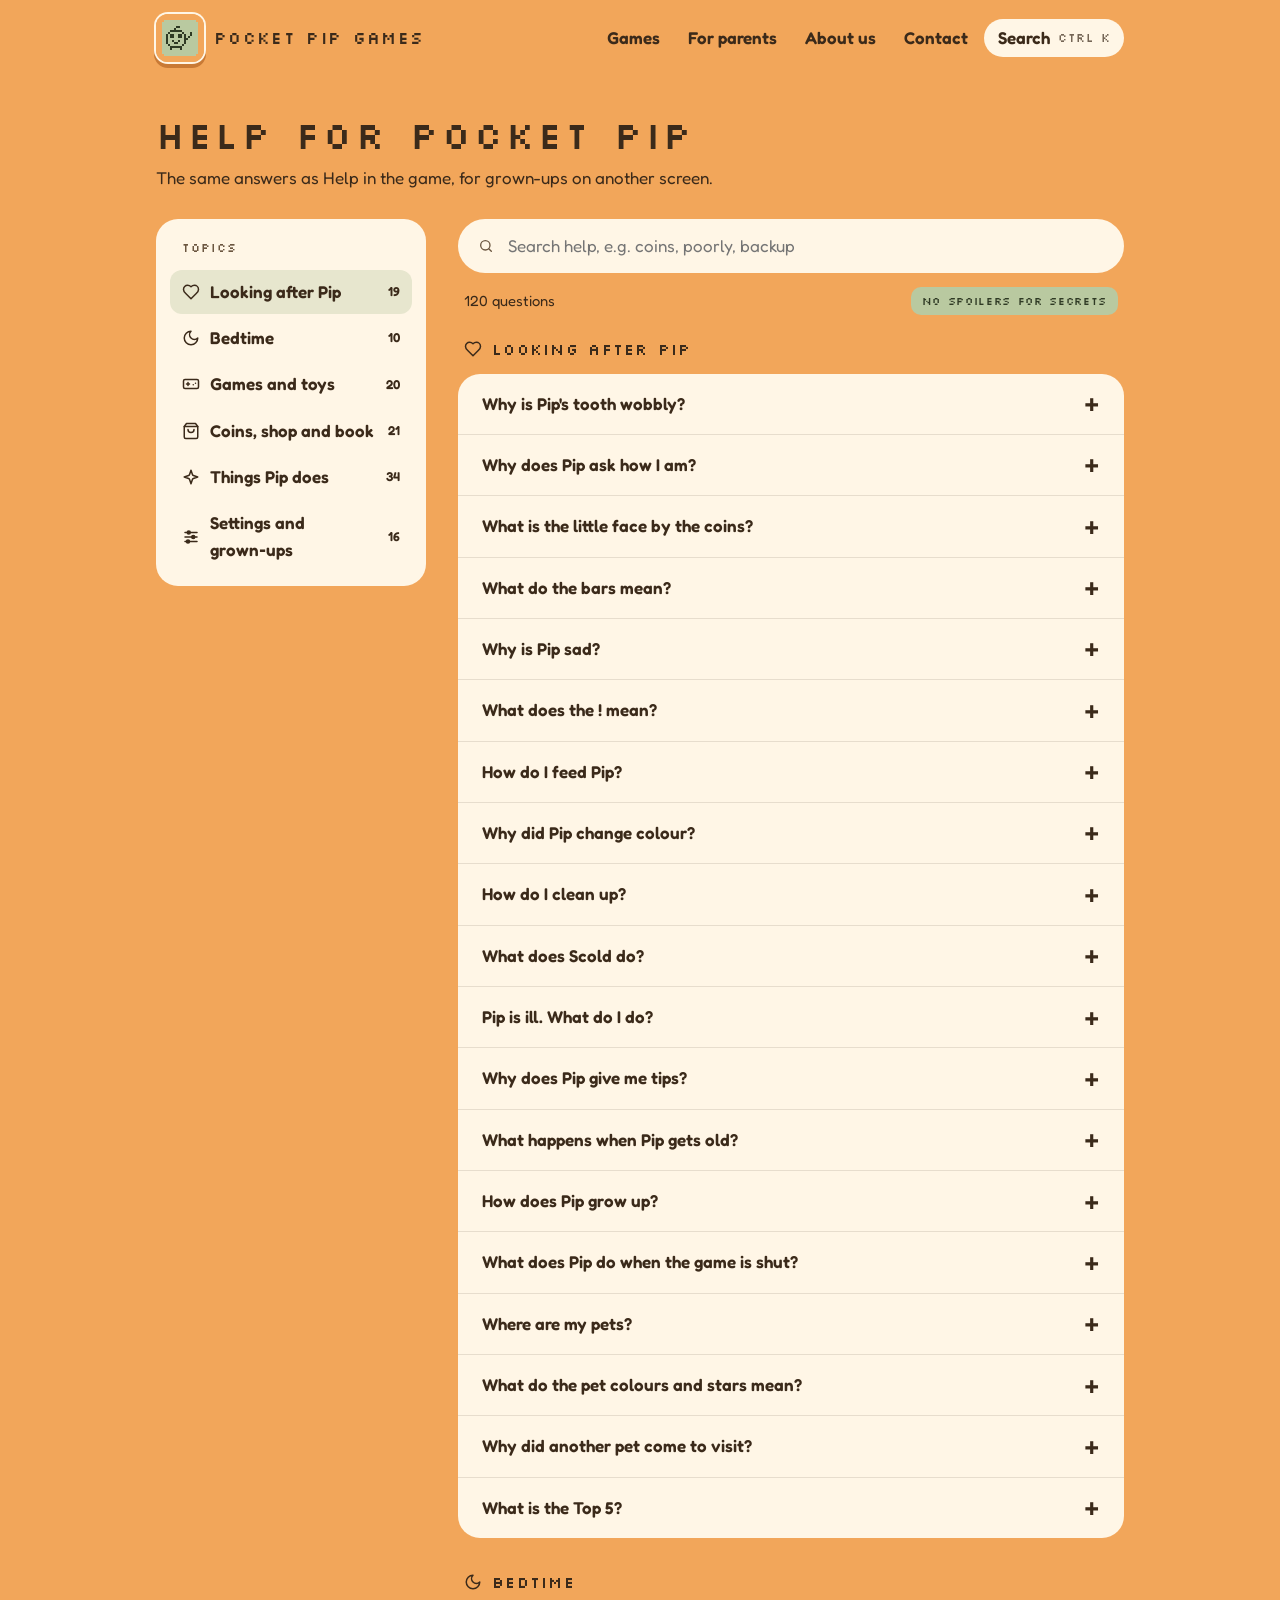
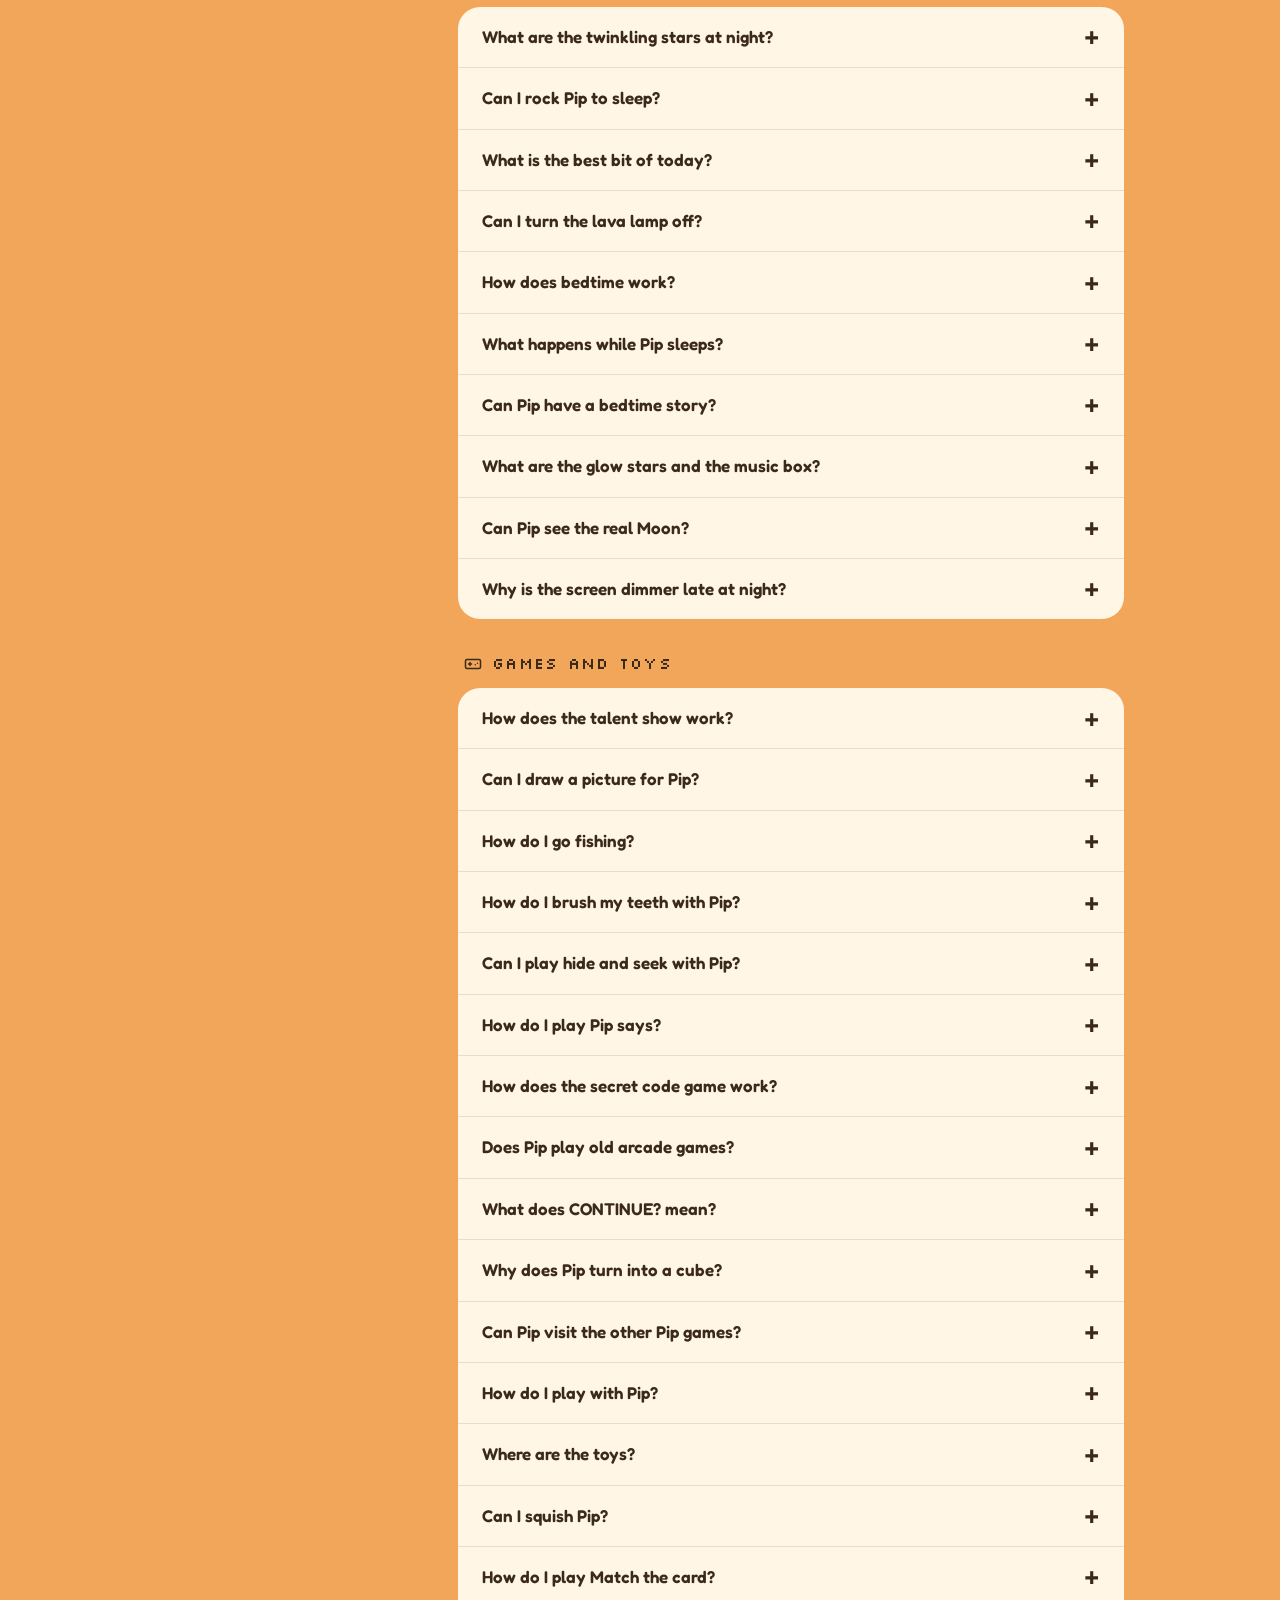
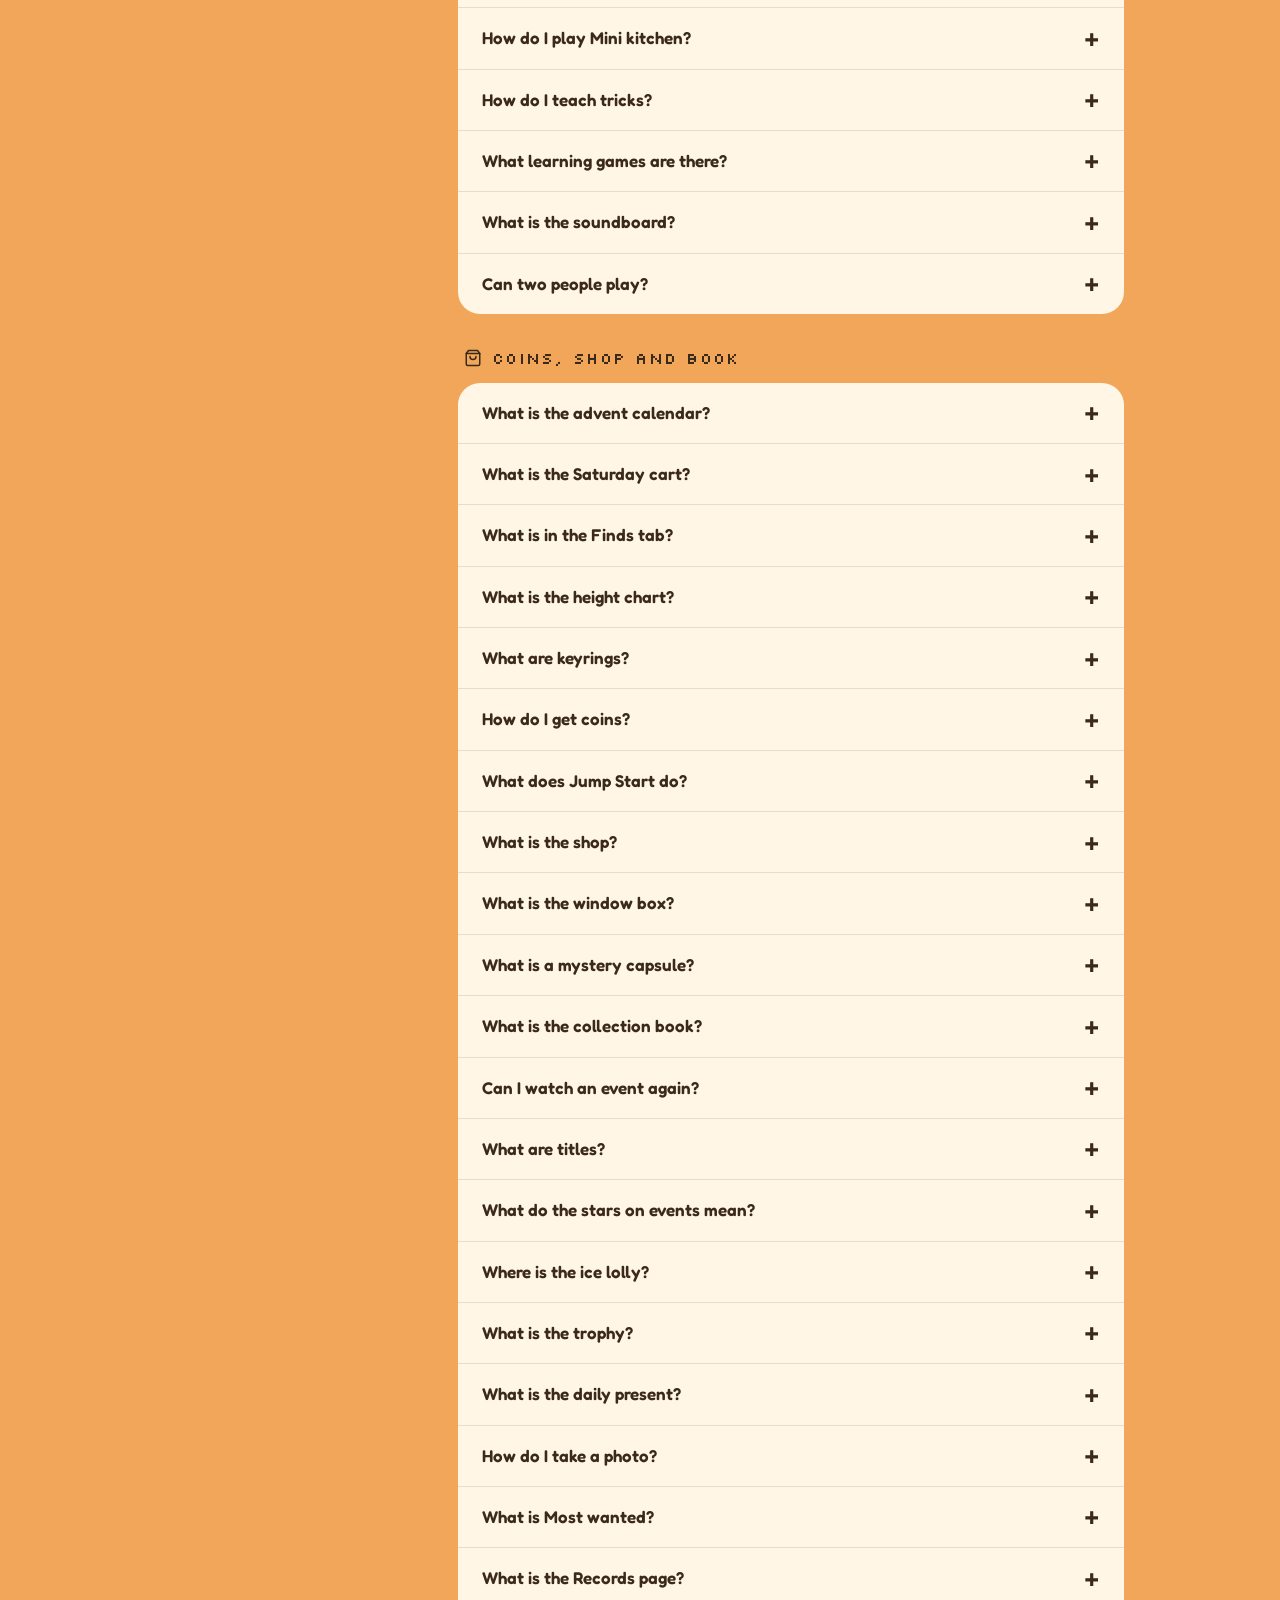
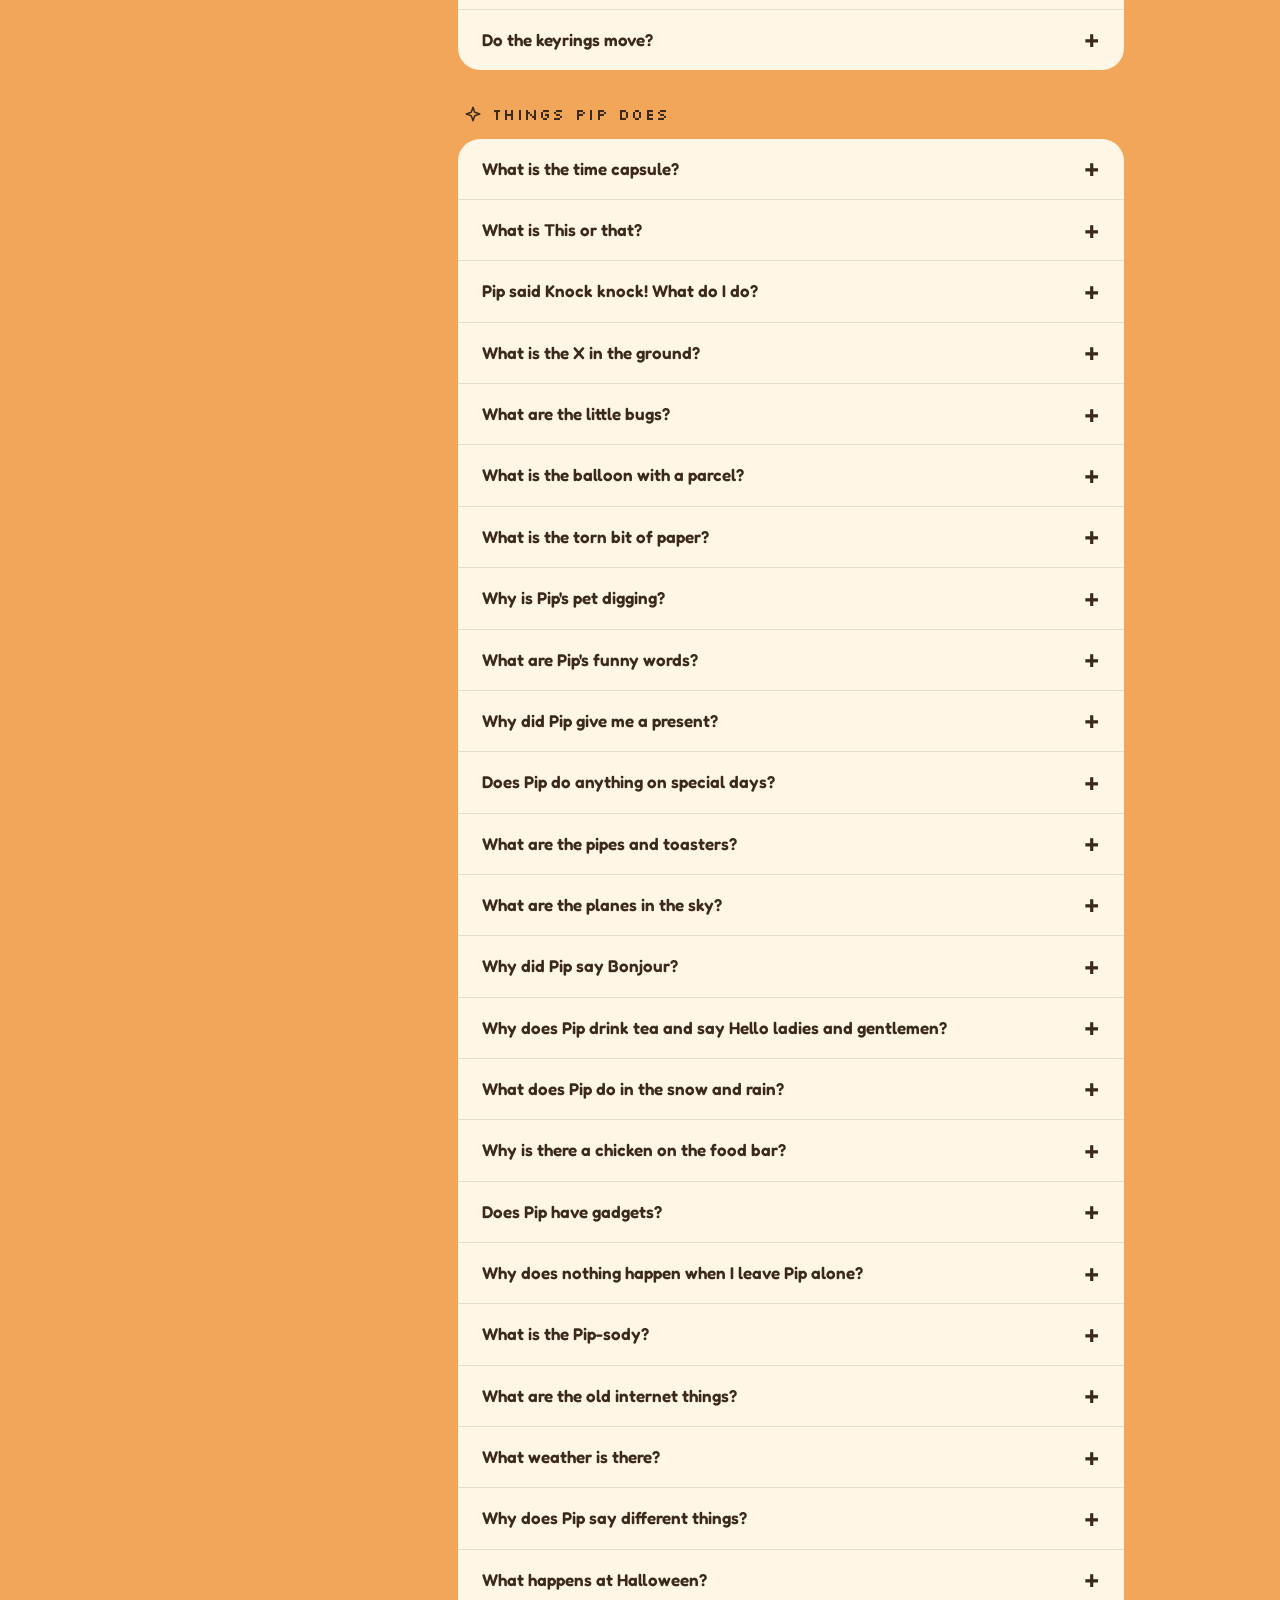
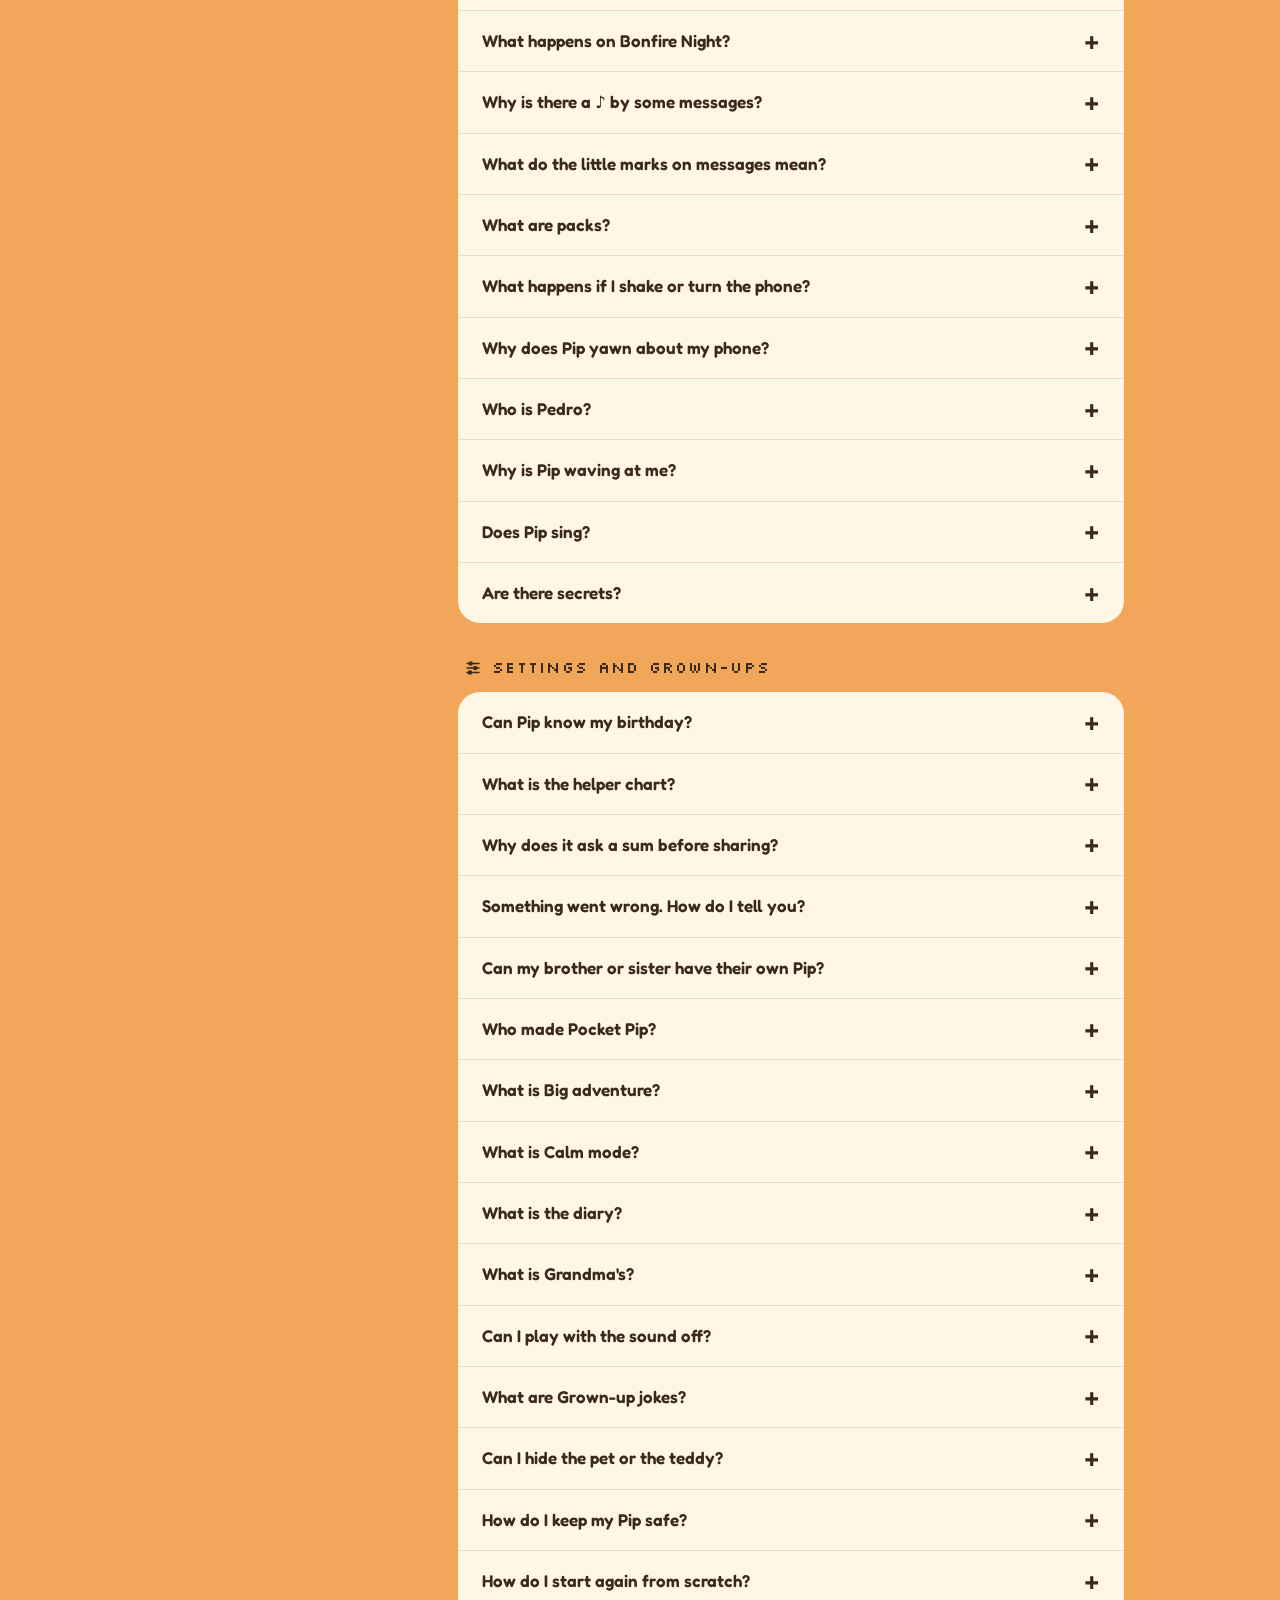
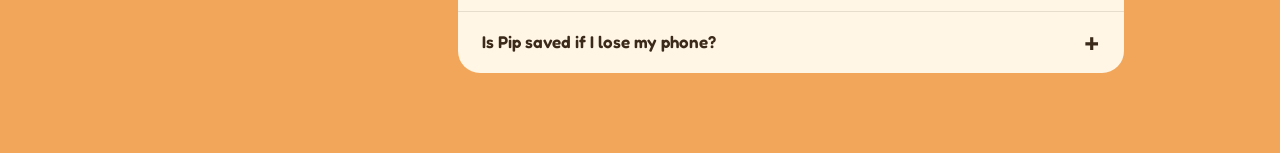
<file: help.html>
<!doctype html><html lang="en-GB"><head><meta charset="utf-8"><title>Moved</title><link rel="canonical" href="/pocket-pip/help.html"><meta http-equiv="refresh" content="0; url=/pocket-pip/help.html"></head><body><p>This page has moved to <a href="/pocket-pip/help.html">/pocket-pip/help.html</a>.</p></body></html>
</file>
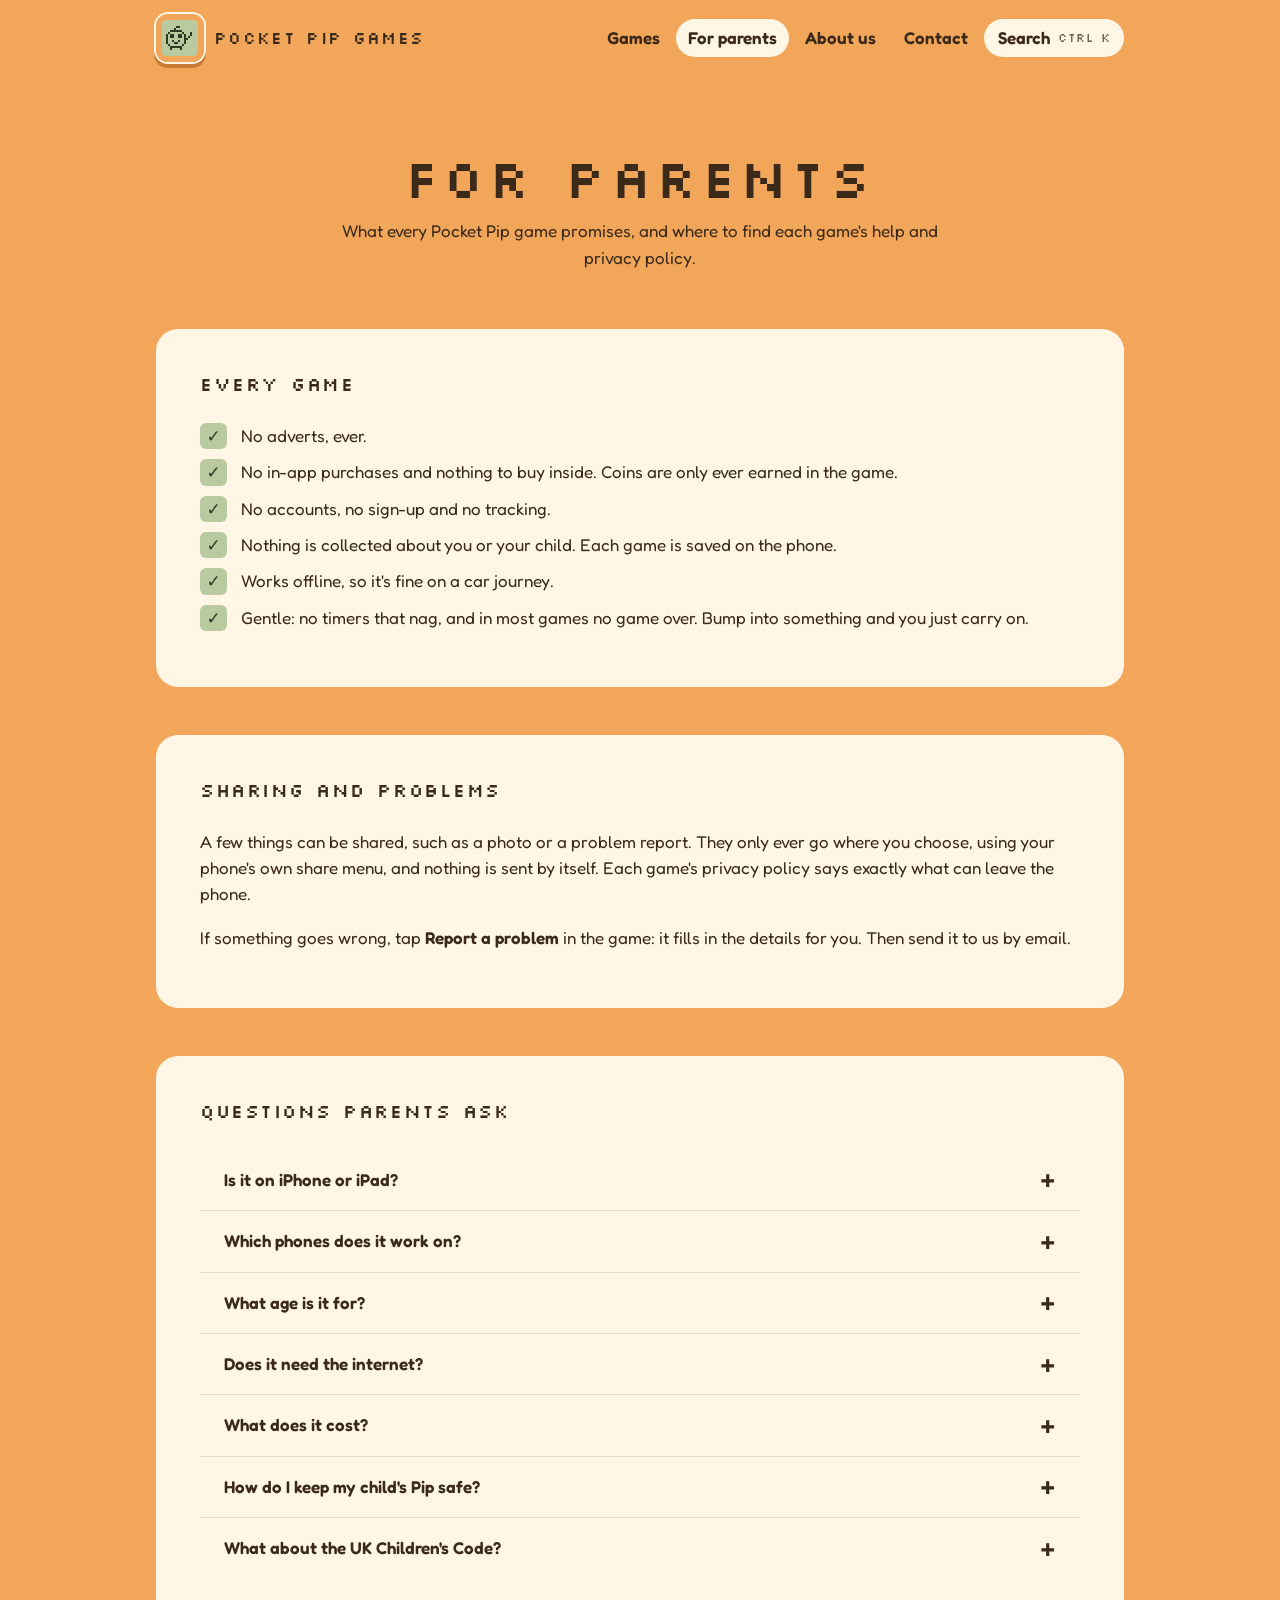
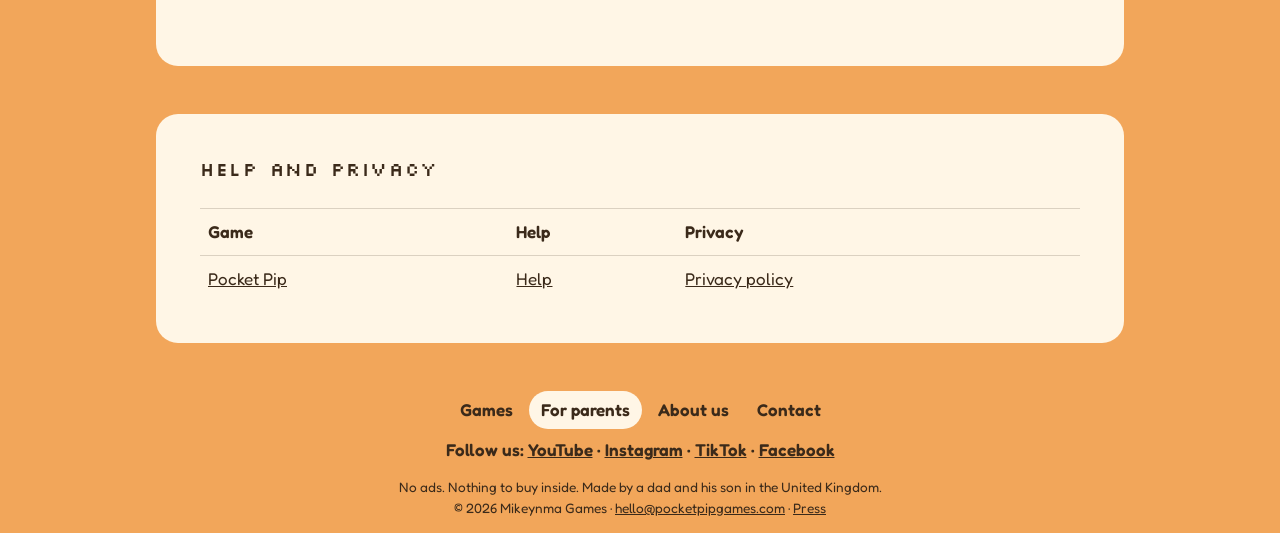
<file: parents.html>
<!doctype html>
<html lang="en-GB">
<head>
<meta charset="utf-8">
<meta name="viewport" content="width=device-width,initial-scale=1">
<title>For parents: Pocket Pip Games</title>
<meta name="description" content="What every Pocket Pip game promises: no ads, nothing to buy inside, nothing collected.">
<meta property="og:title" content="For parents: Pocket Pip Games">
<meta property="og:description" content="What every Pocket Pip game promises: no ads, nothing to buy inside, nothing collected.">
<meta property="og:type" content="website">
<meta property="og:site_name" content="Pocket Pip Games">
<meta property="og:url" content="https://pocketpipgames.com/parents.html">
<link rel="canonical" href="https://pocketpipgames.com/parents.html">
<meta property="og:image" content="https://pocketpipgames.com/share.png">
<meta property="og:image:width" content="1200">
<meta property="og:image:height" content="630">
<meta property="og:image:alt" content="For parents: Pocket Pip Games">
<meta name="twitter:card" content="summary_large_image">

<link rel="icon" href="/favicon.ico" sizes="any">
<link rel="icon" href="/favicon-32.png" type="image/png">
<link rel="apple-touch-icon" href="/apple-touch-icon.png">
<link rel="manifest" href="/site.webmanifest">
<meta name="theme-color" content="#f2a65a">
<link rel="preload" href="/fonts/silkscreen-latin.woff2" as="font" type="font/woff2" crossorigin>
<link rel="preload" href="/fonts/fredoka-latin.woff2" as="font" type="font/woff2" crossorigin>
<link rel="stylesheet" href="/site.css">
</head>
<body>
<header class="top"><div class="wrap">
  <a class="brand px" href="/"><img src="/icon-48.png" width="48" height="48" alt="">Pocket Pip Games</a>
  <nav aria-label="Menu"><a href="/#games">Games</a><a href="/parents.html" aria-current=page>For parents</a><a href="/about.html">About us</a><a href="/contact.html">Contact</a><button class="find-btn" type="button" aria-haspopup="dialog">Search <kbd>Ctrl K</kbd></button></nav>
</div></header>
<main class="wrap">
<header class="hero"><h1 class="px">For parents</h1>
  <p class="sub">What every Pocket Pip game promises, and where to find each game's help and privacy policy.</p></header>
<section>
  <h2 class="px">Every game</h2>
  <ul class="promise">
    <li>No adverts, ever.</li>
    <li>No in-app purchases and nothing to buy inside. Coins are only ever earned in the game.</li>
    <li>No accounts, no sign-up and no tracking.</li>
    <li>Nothing is collected about you or your child. Each game is saved on the phone.</li>
    <li>Works offline, so it's fine on a car journey.</li>
    <li>Gentle: no timers that nag, and in most games no game over. Bump into something and you just carry on.</li>
  </ul>
</section>
<section>
  <h2 class="px">Sharing and problems</h2>
  <p>A few things can be shared, such as a photo or a problem report. They only ever go where you choose, using your phone's own share menu, and nothing is sent by itself. Each game's privacy policy says exactly what can leave the phone.</p>
  <p>If something goes wrong, tap <b>Report a problem</b> in the game: it fills in the details for you. Then send it to us by email.</p>
</section>
<section>
  <h2 class="px">Questions parents ask</h2>
  <div class="help single"><div class="card">
    <details><summary>Is it on iPhone or iPad?</summary><p>Not yet. The games come to Android phones and tablets first, on Google Play. iPhone and iPad versions are planned for later.</p></details>
    <details><summary>Which phones does it work on?</summary><p>Android phones and tablets running Android 7.0 or newer. If your phone can get Google Play, it's almost certainly fine.</p></details>
    <details><summary>What age is it for?</summary><p>The games are made for children from about 6 upwards, and for grown-ups who remember pocket pets. They're simple enough to read and play alone, with nothing scary or unkind.</p></details>
    <details><summary>Does it need the internet?</summary><p>No. Every game works offline, so it's fine on a car journey or a plane.</p></details>
    <details><summary>What does it cost?</summary><p>You pay once on Google Play and that's it. There are no ads, no in-app purchases and no subscriptions. Coins in the games are only ever earned by playing.</p></details>
    <details><summary>How do I keep my child's Pip safe?</summary><p>In Pocket Pip, Settings &gt; Backup makes a code you can keep somewhere safe and use to bring the Pip back on another phone.</p></details>
    <details><summary>What about the UK Children's Code?</summary><p>The games are built to keep children's privacy high by default: no accounts, no ads, no chat or online play, and nothing collected about your child. Anything that shares or sends asks a grown-up first.</p></details>
  </div></div>
</section>
<section>
  <h2 class="px">Help and privacy</h2>
  <table><thead><tr><th>Game</th><th>Help</th><th>Privacy</th></tr></thead><tbody><tr><td><a href="/pocket-pip/">Pocket Pip</a></td><td><a href="/pocket-pip/help.html">Help</a></td><td><a href="/pocket-pip/privacy.html">Privacy policy</a></td></tr></tbody></table>
</section>
</main>
<footer class="wrap">
  <nav aria-label="Footer menu"><a href="/#games">Games</a><a href="/parents.html" aria-current=page>For parents</a><a href="/about.html">About us</a><a href="/contact.html">Contact</a></nav>
  <p class="follow">Follow us: <a href="https://www.youtube.com/@PocketPipGames" rel="me noopener">YouTube</a> · <a href="https://www.instagram.com/pocketpipgames/" rel="me noopener">Instagram</a> · <a href="https://www.tiktok.com/@pocketpipgames" rel="me noopener">TikTok</a> · <a href="https://www.facebook.com/pocketpipgames" rel="me noopener">Facebook</a></p>
  <p class="small">No ads. Nothing to buy inside. Made by a dad and his son in the United Kingdom.<br>© 2026 Mikeynma Games · <a href="mailto:hello@pocketpipgames.com">hello@pocketpipgames.com</a> · <a href="/press.html">Press</a></p>
</footer>
<dialog class="finder" aria-label="Search the site">
  <input id="find-q" type="search" placeholder="Search games, help and pages" autocomplete="off" role="combobox" aria-expanded="true" aria-controls="find-list" aria-autocomplete="list">
  <ul id="find-list" role="listbox" aria-label="Results"></ul>
  <p class="find-hint">↑ ↓ to choose, Enter to open, Esc to close</p>
</dialog>
<dialog class="zoom" aria-label="Screenshot">
  <button class="x" aria-label="Close">&#x2715;</button>
  <button class="prev" aria-label="Previous screenshot">&#x25C0;</button><button class="next" aria-label="Next screenshot">&#x25B6;</button>
  <img alt=""><p></p>
</dialog>
<script src="/site.js"></script>
</body>
</html>
</file>
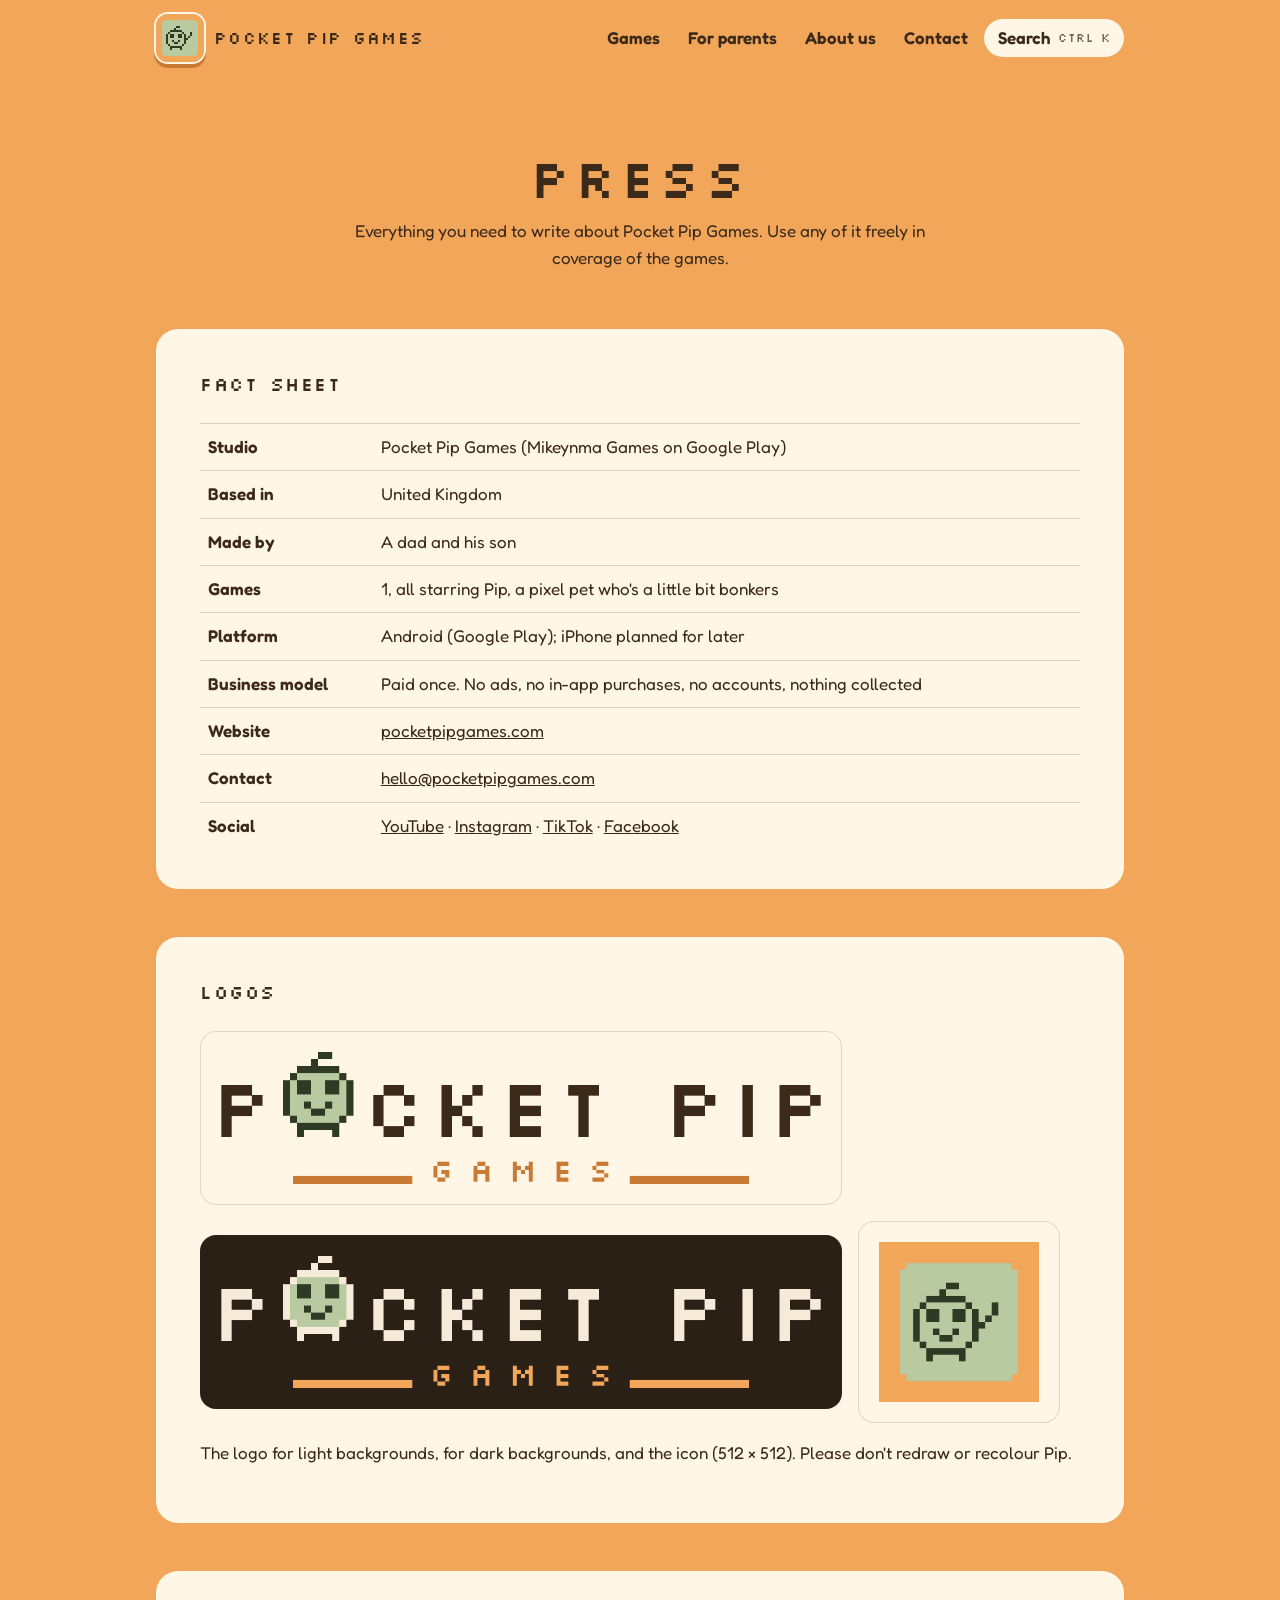
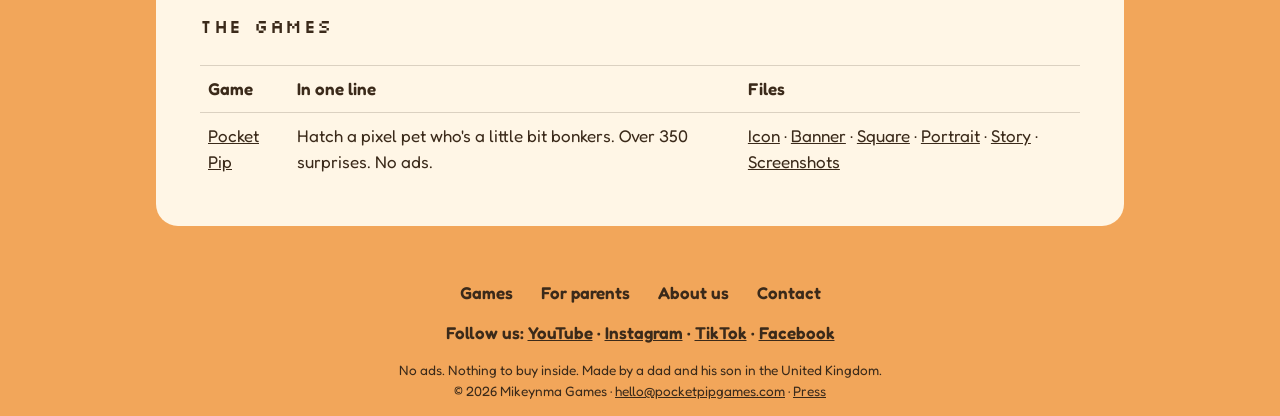
<file: press.html>
<!doctype html>
<html lang="en-GB">
<head>
<meta charset="utf-8">
<meta name="viewport" content="width=device-width,initial-scale=1">
<title>Press: Pocket Pip Games</title>
<meta name="description" content="Fact sheet, logos, icons and screenshots for Pocket Pip Games.">
<meta property="og:title" content="Press: Pocket Pip Games">
<meta property="og:description" content="Fact sheet, logos, icons and screenshots for Pocket Pip Games.">
<meta property="og:type" content="website">
<meta property="og:site_name" content="Pocket Pip Games">
<meta property="og:url" content="https://pocketpipgames.com/press.html">
<link rel="canonical" href="https://pocketpipgames.com/press.html">
<meta property="og:image" content="https://pocketpipgames.com/share.png">
<meta property="og:image:width" content="1200">
<meta property="og:image:height" content="630">
<meta property="og:image:alt" content="Press: Pocket Pip Games">
<meta name="twitter:card" content="summary_large_image">

<link rel="icon" href="/favicon.ico" sizes="any">
<link rel="icon" href="/favicon-32.png" type="image/png">
<link rel="apple-touch-icon" href="/apple-touch-icon.png">
<link rel="manifest" href="/site.webmanifest">
<meta name="theme-color" content="#f2a65a">
<link rel="preload" href="/fonts/silkscreen-latin.woff2" as="font" type="font/woff2" crossorigin>
<link rel="preload" href="/fonts/fredoka-latin.woff2" as="font" type="font/woff2" crossorigin>
<link rel="stylesheet" href="/site.css">
</head>
<body>
<header class="top"><div class="wrap">
  <a class="brand px" href="/"><img src="/icon-48.png" width="48" height="48" alt="">Pocket Pip Games</a>
  <nav aria-label="Menu"><a href="/#games">Games</a><a href="/parents.html">For parents</a><a href="/about.html">About us</a><a href="/contact.html">Contact</a><button class="find-btn" type="button" aria-haspopup="dialog">Search <kbd>Ctrl K</kbd></button></nav>
</div></header>
<main class="wrap">
<header class="hero"><h1 class="px">Press</h1>
  <p class="sub">Everything you need to write about Pocket Pip Games. Use any of it freely in coverage of the games.</p></header>
<section>
  <h2 class="px">Fact sheet</h2>
  <table><tbody>
    <tr><th>Studio</th><td>Pocket Pip Games (Mikeynma Games on Google Play)</td></tr>
    <tr><th>Based in</th><td>United Kingdom</td></tr>
    <tr><th>Made by</th><td>A dad and his son</td></tr>
    <tr><th>Games</th><td>1, all starring Pip, a pixel pet who's a little bit bonkers</td></tr>
    <tr><th>Platform</th><td>Android (Google Play); iPhone planned for later</td></tr>
    <tr><th>Business model</th><td>Paid once. No ads, no in-app purchases, no accounts, nothing collected</td></tr>
    <tr><th>Website</th><td><a href="https://pocketpipgames.com">pocketpipgames.com</a></td></tr>
    <tr><th>Contact</th><td><a href="mailto:hello@pocketpipgames.com">hello@pocketpipgames.com</a></td></tr>
    <tr><th>Social</th><td><a href="https://www.youtube.com/@PocketPipGames">YouTube</a> · <a href="https://www.instagram.com/pocketpipgames/">Instagram</a> · <a href="https://www.tiktok.com/@pocketpipgames">TikTok</a> · <a href="https://www.facebook.com/pocketpipgames">Facebook</a></td></tr>
  </tbody></table>
</section>
<section>
  <h2 class="px">Logos</h2>
  <div class="press-logos">
    <a href="/press/wordmark.png"><img src="/press/wordmark.png" alt="The Pocket Pip Games logo, for light backgrounds" width="600"></a>
    <a class="dark" href="/press/wordmark-light.png"><img src="/press/wordmark-light.png" alt="The Pocket Pip Games logo, for dark backgrounds" width="600"></a>
    <a href="/icon-512.png"><img src="/icon-512.png" alt="The Pocket Pip Games icon" width="160" height="160"></a>
  </div>
  <p>The logo for light backgrounds, for dark backgrounds, and the icon (512 × 512). Please don't redraw or recolour Pip.</p>
</section>
<section>
  <h2 class="px">The games</h2>
  <table><thead><tr><th>Game</th><th>In one line</th><th>Files</th></tr></thead><tbody><tr><td><a href="/pocket-pip/">Pocket Pip</a></td><td>Hatch a pixel pet who&#x27;s a little bit bonkers. Over 350 surprises. No ads.</td><td><a href="/pocket-pip/icon.png">Icon</a> · <a href="/pocket-pip/share.png">Banner</a> · <a href="/pocket-pip/social/square.png">Square</a> · <a href="/pocket-pip/social/portrait.png">Portrait</a> · <a href="/pocket-pip/social/story.png">Story</a> · <a href="/pocket-pip/">Screenshots</a></td></tr></tbody></table>
</section>
</main>
<footer class="wrap">
  <nav aria-label="Footer menu"><a href="/#games">Games</a><a href="/parents.html">For parents</a><a href="/about.html">About us</a><a href="/contact.html">Contact</a></nav>
  <p class="follow">Follow us: <a href="https://www.youtube.com/@PocketPipGames" rel="me noopener">YouTube</a> · <a href="https://www.instagram.com/pocketpipgames/" rel="me noopener">Instagram</a> · <a href="https://www.tiktok.com/@pocketpipgames" rel="me noopener">TikTok</a> · <a href="https://www.facebook.com/pocketpipgames" rel="me noopener">Facebook</a></p>
  <p class="small">No ads. Nothing to buy inside. Made by a dad and his son in the United Kingdom.<br>© 2026 Mikeynma Games · <a href="mailto:hello@pocketpipgames.com">hello@pocketpipgames.com</a> · <a href="/press.html">Press</a></p>
</footer>
<dialog class="finder" aria-label="Search the site">
  <input id="find-q" type="search" placeholder="Search games, help and pages" autocomplete="off" role="combobox" aria-expanded="true" aria-controls="find-list" aria-autocomplete="list">
  <ul id="find-list" role="listbox" aria-label="Results"></ul>
  <p class="find-hint">↑ ↓ to choose, Enter to open, Esc to close</p>
</dialog>
<dialog class="zoom" aria-label="Screenshot">
  <button class="x" aria-label="Close">&#x2715;</button>
  <button class="prev" aria-label="Previous screenshot">&#x25C0;</button><button class="next" aria-label="Next screenshot">&#x25B6;</button>
  <img alt=""><p></p>
</dialog>
<script src="/site.js"></script>
</body>
</html>
</file>
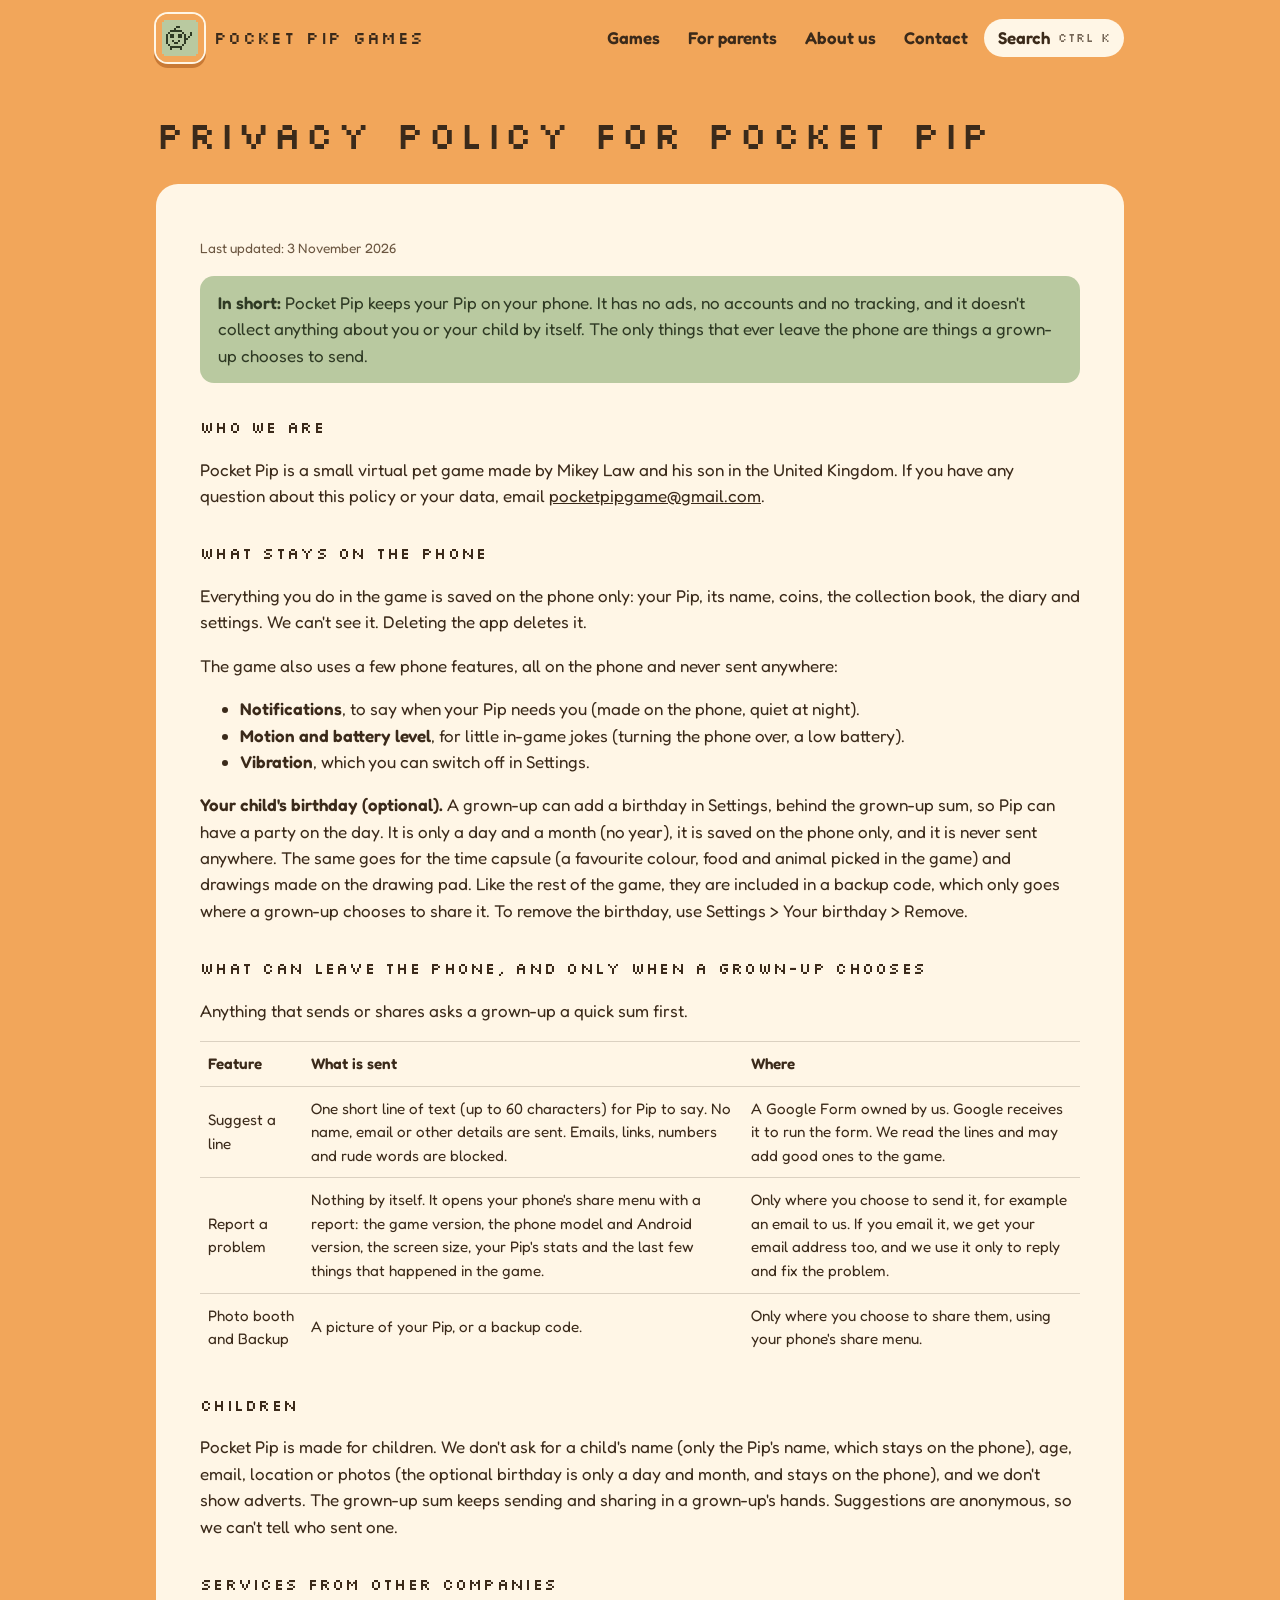
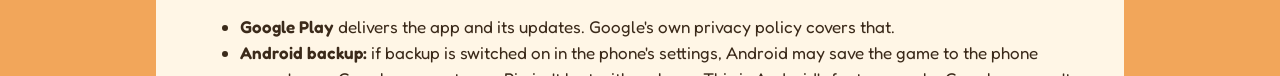
<file: privacy.html>
<!doctype html><html lang="en-GB"><head><meta charset="utf-8"><title>Moved</title><link rel="canonical" href="/pocket-pip/privacy.html"><meta http-equiv="refresh" content="0; url=/pocket-pip/privacy.html"></head><body><p>This page has moved to <a href="/pocket-pip/privacy.html">/pocket-pip/privacy.html</a>.</p></body></html>
</file>
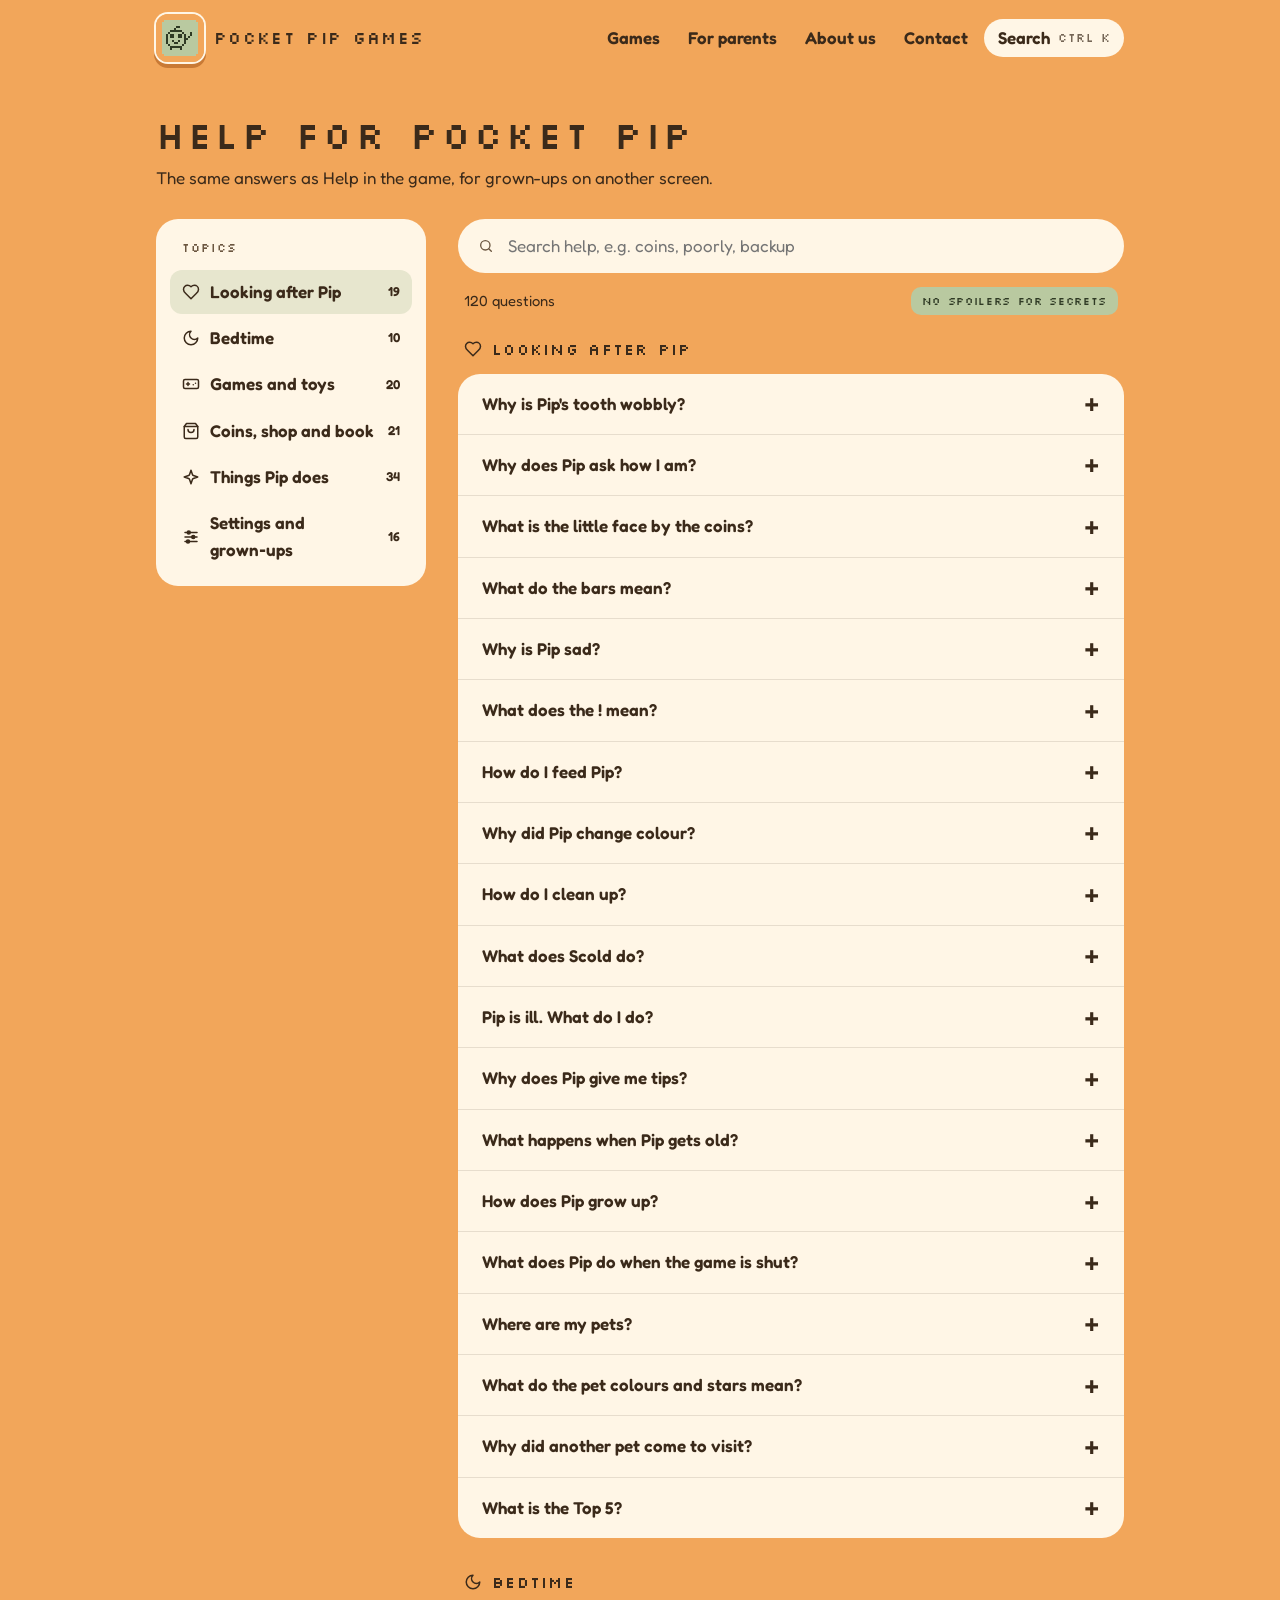
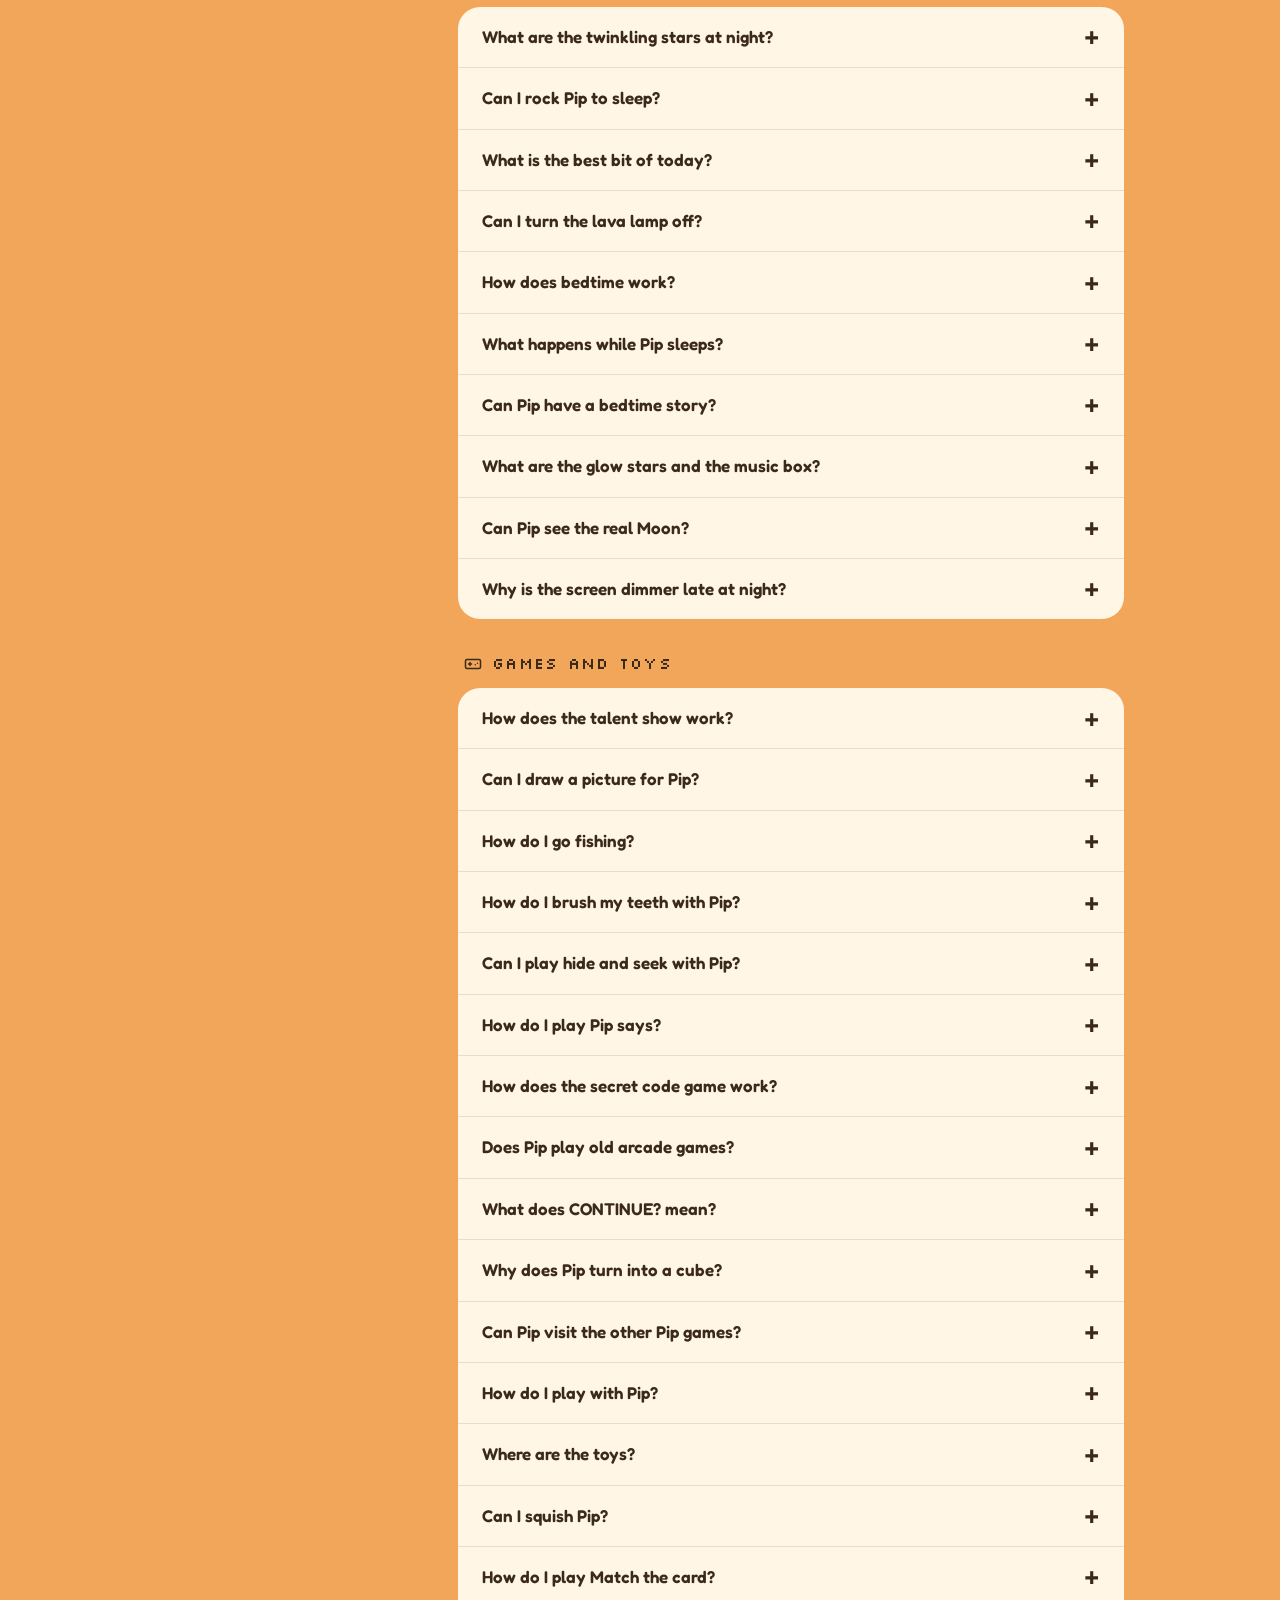
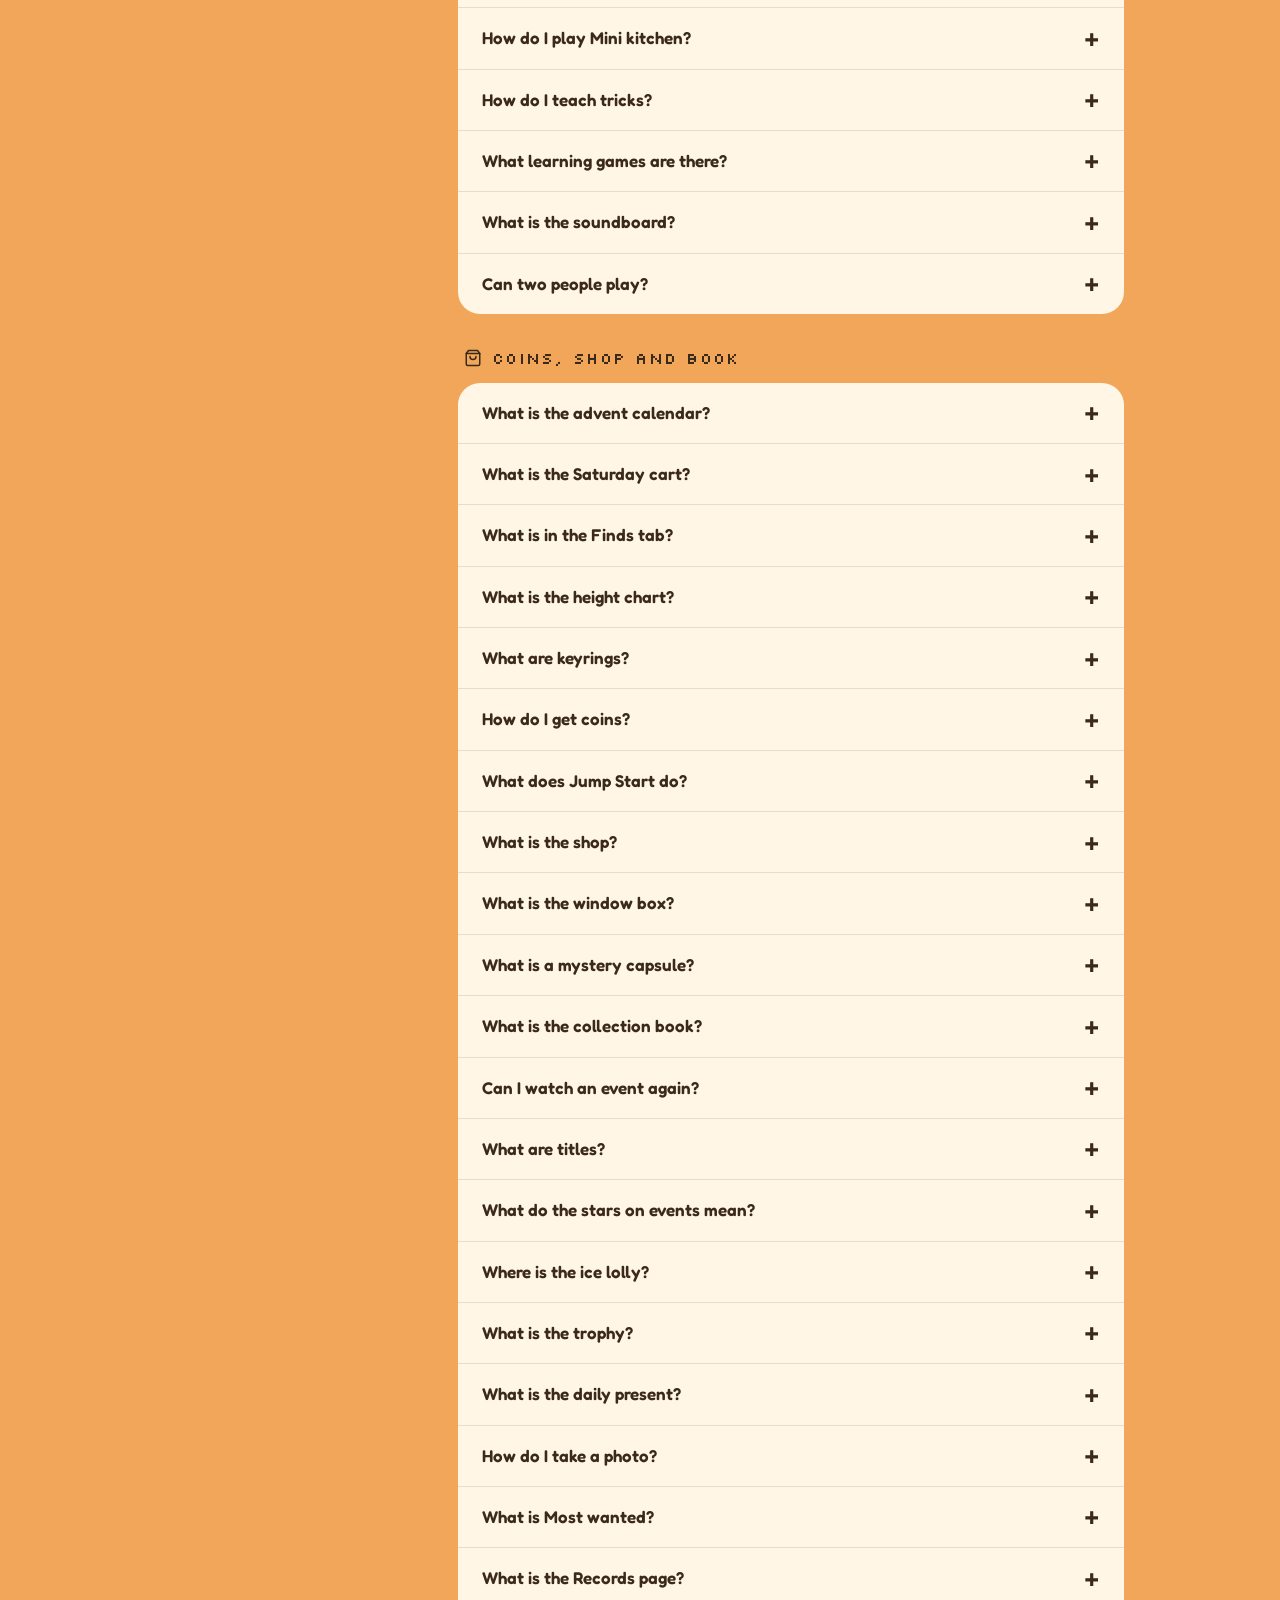
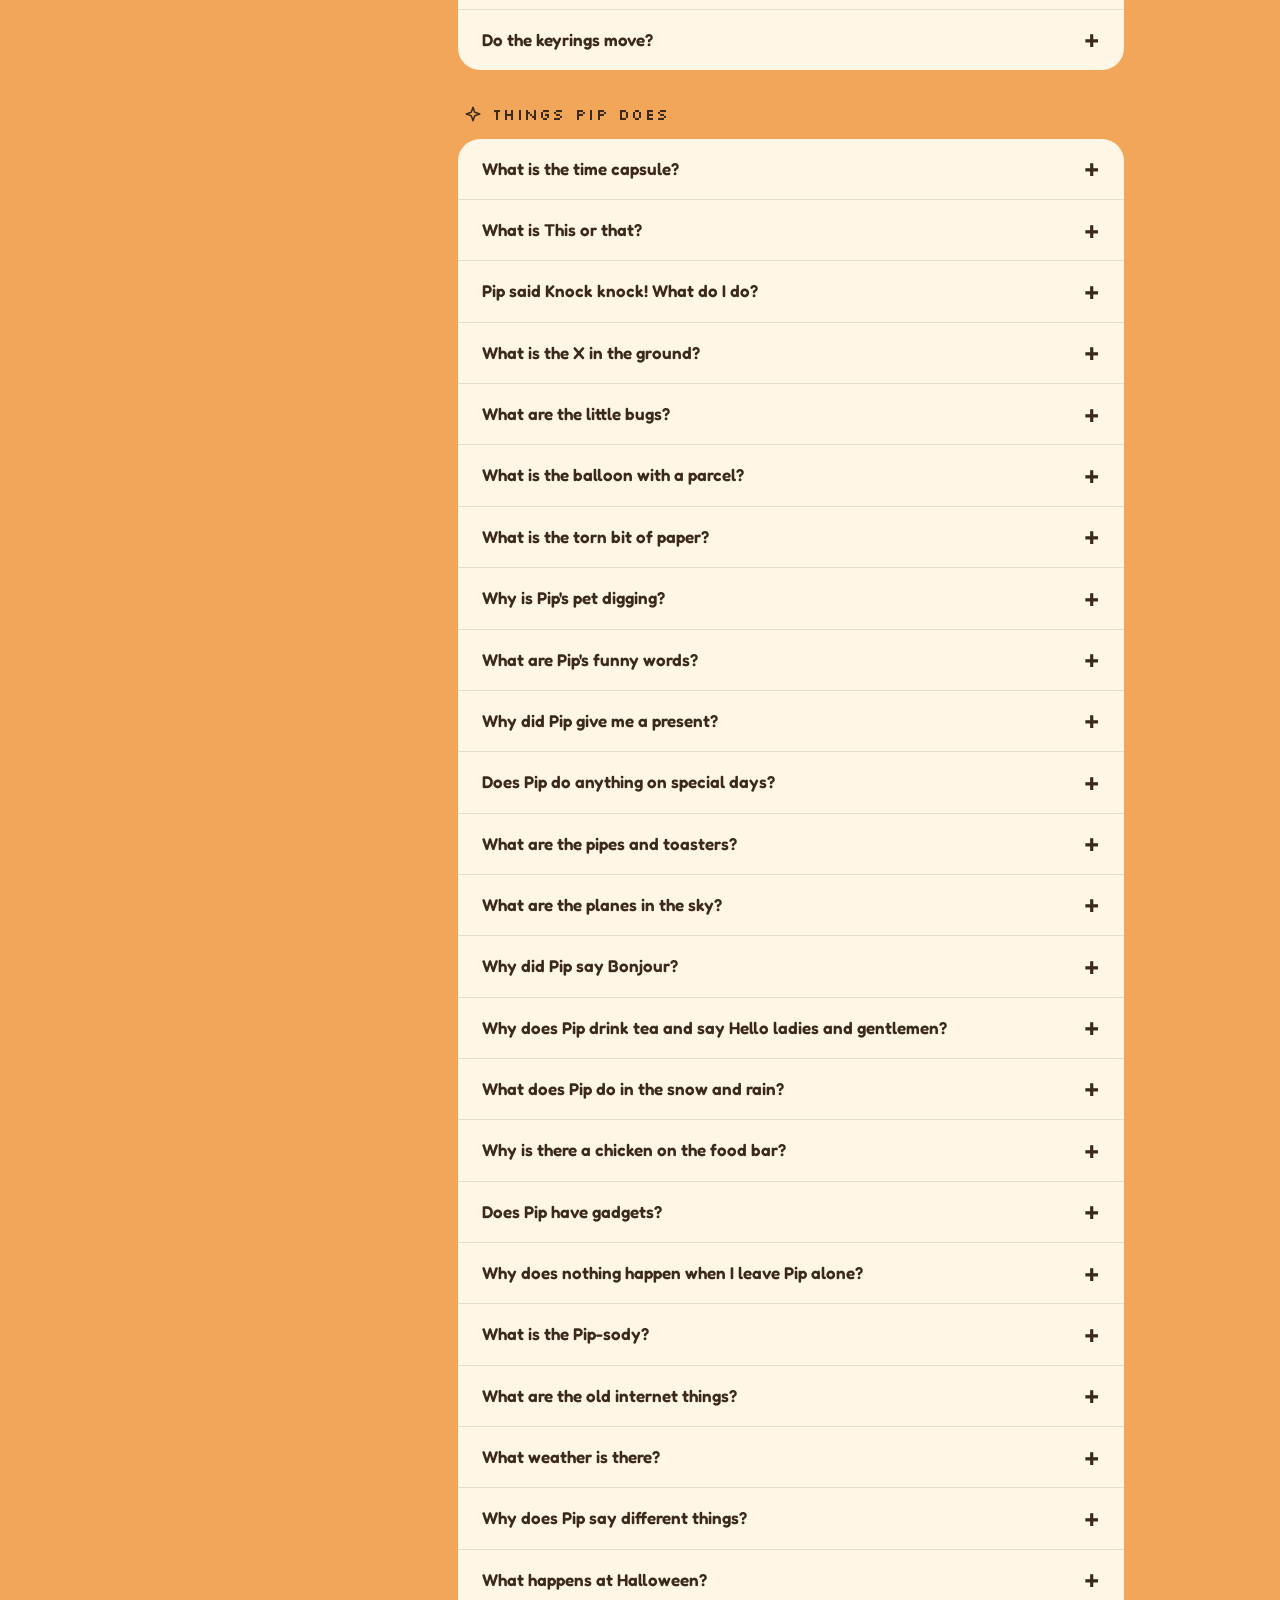
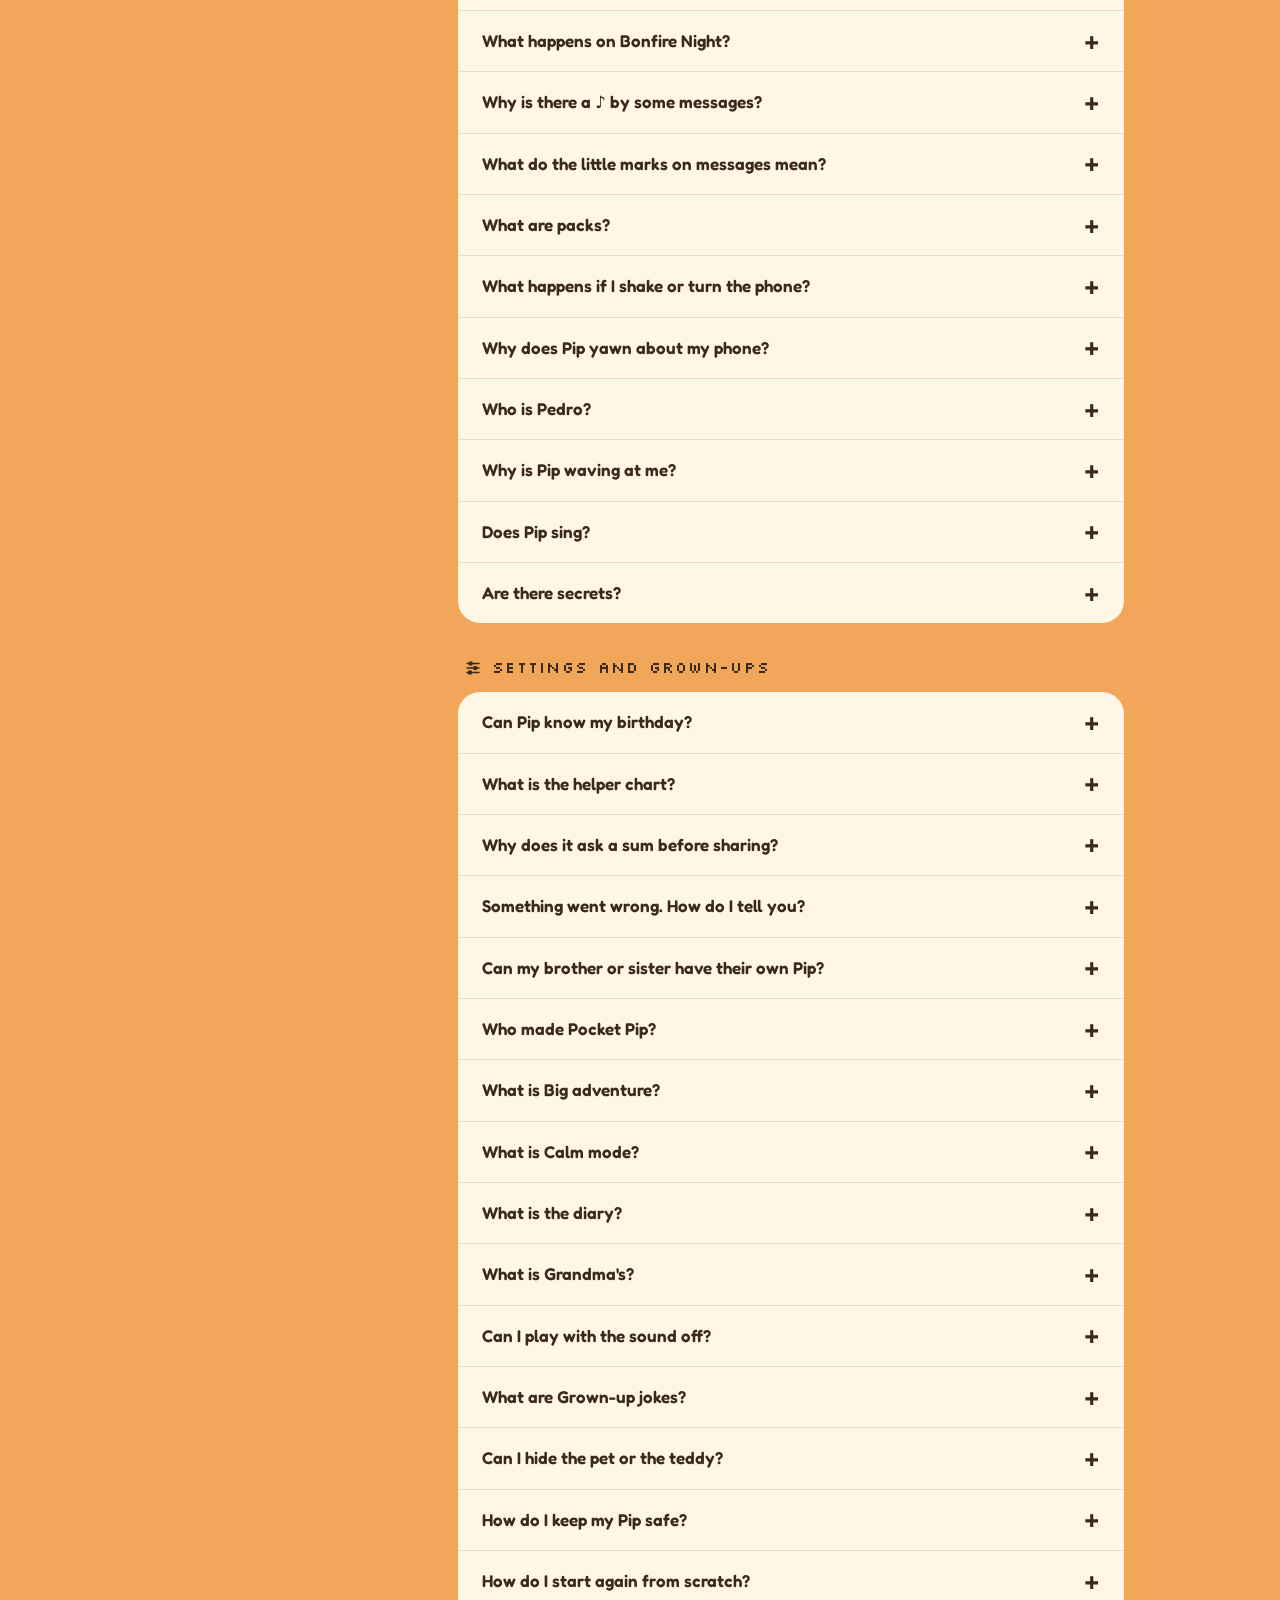
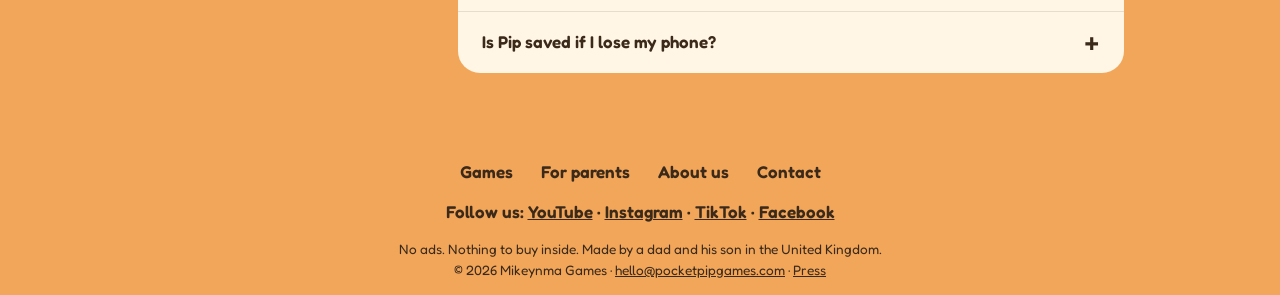
<file: pocket-pip/help.html>
<!doctype html>
<html lang="en-GB">
<head>
<meta charset="utf-8">
<meta name="viewport" content="width=device-width,initial-scale=1">
<title>Pocket Pip help</title>
<meta name="description" content="Answers to questions about Pocket Pip.">
<meta property="og:title" content="Pocket Pip help">
<meta property="og:description" content="Answers to questions about Pocket Pip.">
<meta property="og:type" content="website">
<meta property="og:site_name" content="Pocket Pip Games">
<meta property="og:url" content="https://pocketpipgames.com/pocket-pip/help.html">
<link rel="canonical" href="https://pocketpipgames.com/pocket-pip/help.html">
<meta property="og:image" content="https://pocketpipgames.com/pocket-pip/share.png">
<meta property="og:image:width" content="1200">
<meta property="og:image:height" content="630">
<meta property="og:image:alt" content="Pocket Pip help">
<meta name="twitter:card" content="summary_large_image">

<link rel="icon" href="/pocket-pip/favicon.ico" sizes="any">
<link rel="icon" href="/pocket-pip/favicon-32.png" type="image/png">
<link rel="apple-touch-icon" href="/pocket-pip/apple-touch-icon.png">
<link rel="manifest" href="/site.webmanifest">
<meta name="theme-color" content="#f2a65a">
<link rel="preload" href="/fonts/silkscreen-latin.woff2" as="font" type="font/woff2" crossorigin>
<link rel="preload" href="/fonts/fredoka-latin.woff2" as="font" type="font/woff2" crossorigin>
<link rel="stylesheet" href="/site.css">
</head>
<body>
<header class="top"><div class="wrap">
  <a class="brand px" href="/"><img src="/icon-48.png" width="48" height="48" alt="">Pocket Pip Games</a>
  <nav aria-label="Menu"><a href="/#games">Games</a><a href="/parents.html">For parents</a><a href="/about.html">About us</a><a href="/contact.html">Contact</a><button class="find-btn" type="button" aria-haspopup="dialog">Search <kbd>Ctrl K</kbd></button></nav>
</div></header>
<main class="wrap">
<header class="page-head"><h1 class="px">Help for Pocket Pip</h1><p class="sub">The same answers as Help in the game, for grown-ups on another screen.</p></header><div class="help">
<nav aria-label="Help topics"><span class="label">Topics</span>
<a href="#care" data-c="care"><svg class="i" viewBox="0 0 24 24" fill="none" stroke="currentColor" stroke-width="2" stroke-linecap="round" stroke-linejoin="round" aria-hidden="true"><path d="M19 14c1.49-1.46 3-3.21 3-5.5A5.5 5.5 0 0 0 16.5 3c-1.76 0-3 .5-4.5 2-1.5-1.5-2.74-2-4.5-2A5.5 5.5 0 0 0 2 8.5c0 2.3 1.5 4.05 3 5.5l7 7Z"/></svg>Looking after Pip<b>19</b></a>
<a href="#bed" data-c="bed"><svg class="i" viewBox="0 0 24 24" fill="none" stroke="currentColor" stroke-width="2" stroke-linecap="round" stroke-linejoin="round" aria-hidden="true"><path d="M12 3a6 6 0 0 0 9 9 9 9 0 1 1-9-9Z"/></svg>Bedtime<b>10</b></a>
<a href="#play" data-c="play"><svg class="i" viewBox="0 0 24 24" fill="none" stroke="currentColor" stroke-width="2" stroke-linecap="round" stroke-linejoin="round" aria-hidden="true"><rect width="20" height="12" x="2" y="6" rx="2"/><path d="M6 12h4M8 10v4M15 13h.01M18 11h.01"/></svg>Games and toys<b>20</b></a>
<a href="#shop" data-c="shop"><svg class="i" viewBox="0 0 24 24" fill="none" stroke="currentColor" stroke-width="2" stroke-linecap="round" stroke-linejoin="round" aria-hidden="true"><path d="M6 2 3 6v14a2 2 0 0 0 2 2h14a2 2 0 0 0 2-2V6l-3-4Z"/><path d="M3 6h18M16 10a4 4 0 0 1-8 0"/></svg>Coins, shop and book<b>21</b></a>
<a href="#fun" data-c="fun"><svg class="i" viewBox="0 0 24 24" fill="none" stroke="currentColor" stroke-width="2" stroke-linecap="round" stroke-linejoin="round" aria-hidden="true"><path d="m12 3-1.9 5.8a2 2 0 0 1-1.3 1.3L3 12l5.8 1.9a2 2 0 0 1 1.3 1.3L12 21l1.9-5.8a2 2 0 0 1 1.3-1.3L21 12l-5.8-1.9a2 2 0 0 1-1.3-1.3Z"/></svg>Things Pip does<b>34</b></a>
<a href="#grown" data-c="grown"><svg class="i" viewBox="0 0 24 24" fill="none" stroke="currentColor" stroke-width="2" stroke-linecap="round" stroke-linejoin="round" aria-hidden="true"><path d="M4 6h16M4 12h16M4 18h16"/><circle cx="9" cy="6" r="2" fill="currentColor"/><circle cx="15" cy="12" r="2" fill="currentColor"/><circle cx="8" cy="18" r="2" fill="currentColor"/></svg>Settings and grown‑ups<b>16</b></a>
</nav>
<div class="help-main">
<div class="search"><svg width="16" height="16" viewBox="0 0 24 24" fill="none" stroke="currentColor" stroke-width="2" stroke-linecap="round" aria-hidden="true"><circle cx="11" cy="11" r="7"/><path d="m20 20-3.5-3.5"/></svg><input id="q" type="search" placeholder="Search help, e.g. coins, poorly, backup" aria-label="Search help" autocomplete="off"></div>
<div class="meta"><span id="count"></span><span class="badge">No spoilers for secrets</span></div>
<div id="list">
<section id="care"><h2><svg class="i" viewBox="0 0 24 24" fill="none" stroke="currentColor" stroke-width="2" stroke-linecap="round" stroke-linejoin="round" aria-hidden="true"><path d="M19 14c1.49-1.46 3-3.21 3-5.5A5.5 5.5 0 0 0 16.5 3c-1.76 0-3 .5-4.5 2-1.5-1.5-2.74-2-4.5-2A5.5 5.5 0 0 0 2 8.5c0 2.3 1.5 4.05 3 5.5l7 7Z"/></svg>Looking after Pip</h2><div class="card">
<details id="q1" data-k="why is pip's tooth wobbly? when pip is a kid, he gets a wobbly tooth. wibbly! one day it might come out while he has a snack. it goes under his pillow, so put him to bed and see what happens in the morning. tooth wobbly wibbly fairy pillow kid teeth"><summary>Why is Pip's tooth wobbly?</summary><p>When Pip is a Kid, he gets a wobbly tooth. Wibbly! One day it might come out while he has a snack. It goes under his pillow, so put him to bed and see what happens in the morning.</p></details>
<details id="q2" data-k="why does pip ask how i am? the first time you see pip each day, he asks how you are. tap a face, or not now. if you feel sad or cross, he gives you a hug and can breathe slowly with you. how are you feel feelings morning face sad cross happy hug breathe"><summary>Why does Pip ask how I am?</summary><p>The first time you see Pip each day, he asks how you are. Tap a face, or Not now. If you feel sad or cross, he gives you a hug and can breathe slowly with you.</p></details>
<details id="q3" data-k="what is the little face by the coins? it shows how pip feels. tap it and he tells you why, like when he is hungry or bored. face mood feel feeling happy sad emoji"><summary>What is the little face by the coins?</summary><p>It shows how Pip feels. Tap it and he tells you why, like when he is hungry or bored.</p></details>
<details id="q4" data-k="what do the bars mean? food, fun, energy, clean, health and manners. keep them up and pip stays happy. if health gets low, pip is in danger! stats bars food fun energy clean health manners"><summary>What do the bars mean?</summary><p>Food, fun, energy, clean, health and manners. Keep them up and Pip stays happy. If health gets low, Pip is in danger!</p></details>
<details id="q5" data-k="why is pip sad? something is low: look at the bars. feed him, play with him, clean up, or put him to bed. sad unhappy grumpy"><summary>Why is Pip sad?</summary><p>Something is low: look at the bars. Feed him, play with him, clean up, or put him to bed.</p></details>
<details id="q6" data-k="what does the ! mean? pip needs you. if you leave him too long it counts as a care mistake. attention call mistake"><summary>What does the ! mean?</summary><p>Pip needs you. If you leave him too long it counts as a care mistake.</p></details>
<details id="q7" data-k="how do i feed pip? tap feed, then meal or snack. snacks are fun, but too many make him chubby. food meal chubby fat weight"><summary>How do I feed Pip?</summary><p>Tap Feed, then Meal or Snack. Snacks are fun, but too many make him chubby.</p></details>
<details id="q8" data-k="why did pip change colour? he goes pink when he's embarrassed or loved, red when he's cross, green when he feels poorly, blue when he's cold, and gold when you earn a title! colour color pink blush red cross green sick blue cold gold"><summary>Why did Pip change colour?</summary><p>He goes pink when he's embarrassed or loved, red when he's cross, green when he feels poorly, blue when he's cold, and gold when you earn a title!</p></details>
<details id="q9" data-k="how do i clean up? tap clean when you see a mess. he gets washed and sparkles. clean poop mess bath"><summary>How do I clean up?</summary><p>Tap Clean when you see a mess. He gets washed and sparkles.</p></details>
<details id="q10" data-k="what does scold do? only scold pip when he is being naughty: he says sorry and learns manners. scolding him for nothing makes him cross! scold naughty manners"><summary>What does Scold do?</summary><p>Only scold Pip when he is being naughty: he says sorry and learns manners. Scolding him for nothing makes him cross!</p></details>
<details id="q11" data-k="pip is ill. what do i do? tap medicine. keeping him clean helps him stay well. ill sick medicine poorly"><summary>Pip is ill. What do I do?</summary><p>Tap Medicine. Keeping him clean helps him stay well.</p></details>
<details id="q12" data-k="why does pip give me tips? when you start, pip tells you what to do the first time he needs something: feeding, playing, cleaning and more. each tip comes once. tips hints help start new"><summary>Why does Pip give me tips?</summary><p>When you start, Pip tells you what to do the first time he needs something: feeding, playing, cleaning and more. Each tip comes once.</p></details>
<details id="q13" data-k="what happens when pip gets old? when pip has been with you a long time, he becomes a wise old pip: grey eyebrows, glasses some of the time, a walking stick, and lots of stories about the old days. keep looking after him! old age elder grandpa glasses stick stage"><summary>What happens when Pip gets old?</summary><p>When Pip has been with you a long time, he becomes a wise old Pip: grey eyebrows, glasses some of the time, a walking stick, and lots of stories about the old days. Keep looking after him!</p></details>
<details id="q14" data-k="how does pip grow up? baby, kid, then grown-up. how well you look after him decides what kind of pip he grows into. look after him really well and he might get a pet of his own! grow stage baby kid grown pet"><summary>How does Pip grow up?</summary><p>Baby, Kid, then Grown-up. How well you look after him decides what kind of Pip he grows into. Look after him really well and he might get a pet of his own!</p></details>
<details id="q15" data-k="what does pip do when the game is shut? he gets hungry and bored, so come back and look after him! come back after an hour and a page tells you what he got up to while you were away. the longer you are gone, the more he does. the first time each day, he finds a few coins too. away closed shut coins sofa while you were away"><summary>What does Pip do when the game is shut?</summary><p>He gets hungry and bored, so come back and look after him! Come back after an hour and a page tells you what he got up to while you were away. The longer you are gone, the more he does. The first time each day, he finds a few coins too.</p></details>
<details id="q16" data-k="where are my pets? every pet you meet is kept for ever, even after a new egg. choose who is out with pip in settings &gt; pet. look after pip well and you will meet more! pet box choose kitten puppy settings"><summary>Where are my pets?</summary><p>Every pet you meet is kept for ever, even after a new egg. Choose who is out with Pip in Settings &gt; Pet. Look after Pip well and you will meet more!</p></details>
<details id="q17" data-k="what do the pet colours and stars mean? pets come in five kinds: common ★ (grey), magic ★★ (blue), rare ★★★ (gold), epic ★★★★ (purple) and legendary ★★★★★ (orange). the more stars, the harder they are to meet. some only come for a special reason: the book gives you a hint. pet tier rare legendary epic magic common stars colour"><summary>What do the pet colours and stars mean?</summary><p>Pets come in five kinds: Common ★ (grey), Magic ★★ (blue), Rare ★★★ (gold), Epic ★★★★ (purple) and Legendary ★★★★★ (orange). The more stars, the harder they are to meet. Some only come for a special reason: the book gives you a hint.</p></details>
<details id="q18" data-k="why did another pet come to visit? pets you've met drop in now and then to say hi! choose who lives with pip in settings &gt; pet. visit visitor pet box drop in"><summary>Why did another pet come to visit?</summary><p>Pets you've met drop in now and then to say hi! Choose who lives with Pip in Settings &gt; Pet.</p></details>
<details id="q19" data-k="what is the top 5? when a pip passes away, his score goes in the top 5. then a new egg arrives. top 5 hall of fame score die"><summary>What is the Top 5?</summary><p>When a Pip passes away, his score goes in the Top 5. Then a new egg arrives.</p></details>
</div></section>
<section id="bed"><h2><svg class="i" viewBox="0 0 24 24" fill="none" stroke="currentColor" stroke-width="2" stroke-linecap="round" stroke-linejoin="round" aria-hidden="true"><path d="M12 3a6 6 0 0 0 9 9 9 9 0 1 1-9-9Z"/></svg>Bedtime</h2><div class="card">
<details id="q20" data-k="what are the twinkling stars at night? some evenings, when you turn the light off before 9 o'clock, stars twinkle in pip's sky. tap the glowing star, then the next, to join them into a picture. it stays in his night sky, and in the book (memories). stars star join constellation night sky lights off evening picture memories"><summary>What are the twinkling stars at night?</summary><p>Some evenings, when you turn the light off before 9 o'clock, stars twinkle in Pip's sky. Tap the glowing star, then the next, to join them into a picture. It stays in his night sky, and in the book (Memories).</p></details>
<details id="q21" data-k="can i rock pip to sleep? yes! while he's asleep, tilt the phone gently from side to side and he sways in his cot. keep going and he hums himself to sleep. it doesn't happen in calm mode. rock rocking cot sway hum lullaby tilt sleep calm"><summary>Can I rock Pip to sleep?</summary><p>Yes! While he's asleep, tilt the phone gently from side to side and he sways in his cot. Keep going and he hums himself to sleep. It doesn't happen in Calm mode.</p></details>
<details id="q22" data-k="what is the best bit of today? some nights, when you turn his light off, pip asks what the best bit of your day was. tap a picture and he says something kind. it goes in his diary. best bit today night lights tuck in diary question"><summary>What is the best bit of today?</summary><p>Some nights, when you turn his light off, Pip asks what the best bit of your day was. Tap a picture and he says something kind. It goes in his diary.</p></details>
<details id="q23" data-k="can i turn the lava lamp off? yes! shop &gt; &gt; bedtime: tap the lava lamp to put it away, and tap it again to bring it back. it only glows when no item is out. lava lamp light night bedtime off"><summary>Can I turn the lava lamp off?</summary><p>Yes! Shop &gt; Room &gt; Bedtime: tap the lava lamp to put it away, and tap it again to bring it back. It only glows when no room item is out.</p></details>
<details id="q24" data-k="how does bedtime work? tap sleep to put him to bed, then lights to turn the light off. lights off between 7 and 9 in the evening, left off till morning, earns coins and a sleep streak. sleep bed night lights streak"><summary>How does bedtime work?</summary><p>Tap Sleep to put him to bed, then Lights to turn the light off. Lights off between 7 and 9 in the evening, left off till morning, earns coins and a sleep streak.</p></details>
<details id="q25" data-k="what happens while pip sleeps? he dreams about his day, talks in his sleep, blows snore bubbles (tap one to pop it!) and sometimes counts sheep. tap him to tuck him in. with the light off, look out for night visitors. sleep dream snore bubble sheep tuck night visitors fox owl"><summary>What happens while Pip sleeps?</summary><p>He dreams about his day, talks in his sleep, blows snore bubbles (tap one to pop it!) and sometimes counts sheep. Tap him to tuck him in. With the light off, look out for night visitors.</p></details>
<details id="q26" data-k="can pip have a bedtime story? sometimes when you put him to bed he asks for one. tap story and pick how the story goes! bedtime story sleep"><summary>Can Pip have a bedtime story?</summary><p>Sometimes when you put him to bed he asks for one. Tap Story and pick how the story goes!</p></details>
<details id="q27" data-k="what are the glow stars and the music box? bedtime things from the shop (room tab). they work alongside your item: the stars glow when the light is off, and the music box plays a little tune as he drops off. glow stars music box bedtime shop"><summary>What are the glow stars and the music box?</summary><p>Bedtime things from the shop (Room tab). They work alongside your room item: the stars glow when the light is off, and the music box plays a little tune as he drops off.</p></details>
<details id="q28" data-k="can pip see the real moon? yes! when the lights are off, the moon in his night sky is tonight's real moon, and it moves across the sky through the night. some nights there's no moon at all: that's a new moon, just like the real sky, and it comes back in a few days. the moon through his telescope is real too. on real shooting-star nights in august and december, look up in the evening. moon telescope stars science"><summary>Can Pip see the real Moon?</summary><p>Yes! When the lights are off, the Moon in his night sky is tonight's real Moon, and it moves across the sky through the night. Some nights there's no Moon at all: that's a new Moon, just like the real sky, and it comes back in a few days. The Moon through his telescope is real too. On real shooting-star nights in August and December, look up in the evening.</p></details>
<details id="q29" data-k="why is the screen dimmer late at night? after 9 at night pip gets sleepy: the screen goes a little darker, he yawns more, and he might ask if it's your bedtime too. it all goes back to normal in the morning. dim dark night late yawn sleepy bedtime screen darker"><summary>Why is the screen dimmer late at night?</summary><p>After 9 at night Pip gets sleepy: the screen goes a little darker, he yawns more, and he might ask if it's your bedtime too. It all goes back to normal in the morning.</p></details>
</div></section>
<section id="play"><h2><svg class="i" viewBox="0 0 24 24" fill="none" stroke="currentColor" stroke-width="2" stroke-linecap="round" stroke-linejoin="round" aria-hidden="true"><rect width="20" height="12" x="2" y="6" rx="2"/><path d="M6 12h4M8 10v4M15 13h.01M18 11h.01"/></svg>Games and toys</h2><div class="card">
<details id="q30" data-k="how does the talent show work? book &gt; tricks &gt; talent show! pip does his tricks for three animal judges, and they hold up their scores. the more tricks you've taught him, the more stars he gets. every show gives a ribbon for the book (memories). talent show tricks judges score cards stars ribbon ribbons teach book"><summary>How does the talent show work?</summary><p>Book &gt; Tricks &gt; Talent show! Pip does his tricks for three animal judges, and they hold up their scores. The more tricks you've taught him, the more stars he gets. Every show gives a ribbon for the book (Memories).</p></details>
<details id="q31" data-k="can i draw a picture for pip? play &gt; toys &gt; draw. draw anything on the grid, then tap hang it up! pip puts it on his wall. your last few drawings are in the book (memories). draw drawing pad picture art pixel grid wall toys memories"><summary>Can I draw a picture for Pip?</summary><p>Play &gt; Toys &gt; Draw. Draw anything on the grid, then tap Hang it up! Pip puts it on his wall. Your last few drawings are in the book (Memories).</p></details>
<details id="q32" data-k="how do i go fishing? fishing is one of the games in play. tap reel in! when the float dips. every fish goes back in the water, and each one is worth a coin. sometimes you fish out rubbish instead: it goes in the recycling. fishing fish float jetty reel catch boot can recycling coin game"><summary>How do I go fishing?</summary><p>Fishing is one of the games in Play. Tap Reel in! when the float dips. Every fish goes back in the water, and each one is worth a coin. Sometimes you fish out rubbish instead: it goes in the recycling.</p></details>
<details id="q33" data-k="how do i brush my teeth with pip? play &gt; toys &gt; brush. brush for 2 minutes while pip brushes too. he tells you which teeth to do next, and at the end he has a sparkly grin. brush teeth toothbrush timer two minutes toys dentist"><summary>How do I brush my teeth with Pip?</summary><p>Play &gt; Toys &gt; Brush. Brush for 2 minutes while Pip brushes too. He tells you which teeth to do next, and at the end he has a sparkly grin.</p></details>
<details id="q34" data-k="can i play hide and seek with pip? sometimes pip says hide and seek! close your eyes, then hides behind something. look for his tuft or his feet poking out, and tap where he is. hide seek find tap playground tag hopscotch skipping conkers fort cartwheel"><summary>Can I play hide and seek with Pip?</summary><p>Sometimes Pip says Hide and seek! Close your eyes, then hides behind something. Look for his tuft or his feet poking out, and tap where he is.</p></details>
<details id="q35" data-k="how do i play pip says? only do the move when pip says &quot;pip says&quot; first! if he just says &quot;jump!&quot;, don't tap anything. two mistakes and the game is over. pip says simon game copy colours squares notes order"><summary>How do I play Pip says?</summary><p>Only do the move when Pip says &quot;Pip says&quot; first! If he just says &quot;Jump!&quot;, don't tap anything. Two mistakes and the game is over.</p></details>
<details id="q36" data-k="how does the secret code game work? pip's message is in secret code: every letter has slid along the alphabet. tap ◀ or ▶ to slide them all back until the word makes sense, then tap that's it! like ibqqz: one back is happy. it turns up once you've won a few learning games. secret code cipher letters message slide alphabet"><summary>How does the secret code game work?</summary><p>Pip's message is in secret code: every letter has slid along the alphabet. Tap ◀ or ▶ to slide them all back until the word makes sense, then tap That's it! Like IBQQZ: one back is HAPPY. It turns up once you've won a few learning games.</p></details>
<details id="q37" data-k="does pip play old arcade games? yes! look out for marching invaders, dots to chomp, a wall of bricks, barrels to jump, a giant burger and lots more. and when the floor is lava, he needs a chair, fast! arcade invaders dots ghosts bricks barrels ape burger ostrich bug lava insert coin retro"><summary>Does Pip play old arcade games?</summary><p>Yes! Look out for marching invaders, dots to chomp, a wall of bricks, barrels to jump, a giant burger and lots more. And when THE FLOOR IS LAVA, he needs a chair, fast!</p></details>
<details id="q38" data-k="what does continue? mean? lost a game? sometimes a countdown starts. tap play before it gets to 0 to have another go at the same game straight away. it never costs coins. continue countdown again lost game retry"><summary>What does CONTINUE? mean?</summary><p>Lost a game? Sometimes a countdown starts. Tap Play before it gets to 0 to have another go at the same game straight away. It never costs coins.</p></details>
<details id="q39" data-k="why does pip turn into a cube? he loves cube jumping games! sometimes he plays a level, has lots of goes, flies through portals or his own level. watch for a secret coin. cube jump spikes portal level editor attempt geometry 99 verified coin"><summary>Why does Pip turn into a cube?</summary><p>He loves cube jumping games! Sometimes he plays a level, has lots of goes, flies through portals or builds his own level. Watch for a secret coin.</p></details>
<details id="q40" data-k="can pip visit the other pip games? yes! settings &gt; pip's games. tap a game and a grown-up answers a sum, then that game opens with your pip in it: his look, his name and his hat. play a bit with him there, then tap send pip home in that game's menu, and he brings home a keyring, a different one from each game. games that aren't out yet say coming soon! games visit send it souvenir keyring other"><summary>Can Pip visit the other Pip games?</summary><p>Yes! Settings &gt; Pip's games. Tap a game and a grown-up answers a sum, then that game opens with your Pip in it: his look, his name and his hat. Play a bit with him there, then tap Send Pip home in that game's menu, and he brings home a keyring, a different one from each game. Games that aren't out yet say Coming soon!</p></details>
<details id="q41" data-k="how do i play with pip? tap play, then game for a mini-game, toys for something to play with, or pet to play with his pet (once he has one). winning a game cheers him up. play game mini-game toys pet"><summary>How do I play with Pip?</summary><p>Tap Play, then Game for a mini-game, Toys for something to play with, or Pet to play with his pet (once he has one). Winning a game cheers him up.</p></details>
<details id="q42" data-k="where are the toys? play &gt; toys. make beats, play freeze dance (tap freeze! to stop pip mid-dance), breathe slowly with pip when you feel wound up, or brush your teeth with him. buy the bubble popper and slime in the shop (toys) and they go in there too. toys beats freeze dance breathe calm popper bubble slime fidget"><summary>Where are the toys?</summary><p>Play &gt; Toys. Make beats, play freeze dance (tap Freeze! to stop Pip mid-dance), breathe slowly with Pip when you feel wound up, or brush your teeth with him. Buy the bubble popper and slime in the shop (Toys) and they go in there too.</p></details>
<details id="q43" data-k="can i squish pip? yes! press and hold on pip and he squishes flat like a squishy toy. let go and he boings back. squish squeeze squishy press hold"><summary>Can I squish Pip?</summary><p>Yes! Press and hold on Pip and he squishes flat like a squishy toy. Let go and he boings back.</p></details>
<details id="q44" data-k="how do i play match the card? play a card with the same shape or the same number as the one on the pile. draw gives you new cards. a +4 matches anything, and pip hates it! play 5 cards before pip does to win. cards match uno shape number +4 last card"><summary>How do I play Match the card?</summary><p>Play a card with the same shape or the same number as the one on the pile. Draw gives you new cards. A +4 matches anything, and Pip hates it! Play 5 cards before Pip does to win.</p></details>
<details id="q45" data-k="how do i play mini kitchen? pip orders a tiny sandwich. tap the layers in the order he asks, bread first and last. three wobbles and it's over. he eats it, so it counts as a snack. kitchen sandwich mini food order"><summary>How do I play Mini kitchen?</summary><p>Pip orders a tiny sandwich. Tap the layers in the order he asks, bread first and last. Three wobbles and it's over. He eats it, so it counts as a snack.</p></details>
<details id="q46" data-k="how do i teach tricks? open the book and tap teach. he gets it right three times, then he knows the trick for good. tricks teach learn"><summary>How do I teach tricks?</summary><p>Open the book and tap Teach. He gets it right three times, then he knows the trick for good.</p></details>
<details id="q47" data-k="what learning games are there? play has sums, counting, patterns, telling the time, a numbers round, picture sudoku, coding pip to a snack, secret codes, bridge building, paper planes and a breakfast machine. they get harder as you get them right! learn maths sums time code games school"><summary>What learning games are there?</summary><p>Play has sums, counting, patterns, telling the time, a numbers round, picture sudoku, coding Pip to a snack, secret codes, bridge building, paper planes and a breakfast machine. They get harder as you get them right!</p></details>
<details id="q48" data-k="what is the soundboard? play &gt; toys &gt; board: big buttons that make silly noises, and pip reacts to every one. there's a page just for parps. press one too many times and he'll cover his ears! soundboard board sounds noises fart parp airhorn"><summary>What is the soundboard?</summary><p>Play &gt; Toys &gt; Board: big buttons that make silly noises, and Pip reacts to every one. There's a page just for parps. Press one too many times and he'll cover his ears!</p></details>
<details id="q49" data-k="can two people play? yes! play &gt; toys &gt; 2p: put the phone down between you. player 1 has the left button, player 2 the right. tug of war, a soundboard battle, or pip says for two. two players 2p friend tug battle"><summary>Can two people play?</summary><p>Yes! Play &gt; Toys &gt; 2P: put the phone down between you. Player 1 has the left button, Player 2 the right. Tug of war, a soundboard battle, or Pip says for two.</p></details>
</div></section>
<section id="shop"><h2><svg class="i" viewBox="0 0 24 24" fill="none" stroke="currentColor" stroke-width="2" stroke-linecap="round" stroke-linejoin="round" aria-hidden="true"><path d="M6 2 3 6v14a2 2 0 0 0 2 2h14a2 2 0 0 0 2-2V6l-3-4Z"/><path d="M3 6h18M16 10a4 4 0 0 1-8 0"/></svg>Coins, shop and book</h2><div class="card">
<details id="q50" data-k="what is the advent calendar? from 1 to 24 december there's an advent calendar in the book (memories). open a door each day for a little picture and a joke from pip. missed a day? that door still opens later. advent calendar december christmas door doors joke picture book memories"><summary>What is the advent calendar?</summary><p>From 1 to 24 December there's an advent calendar in the book (Memories). Open a door each day for a little picture and a joke from Pip. Missed a day? That door still opens later.</p></details>
<details id="q51" data-k="what is the saturday cart? on saturdays a cart rolls in with something special: a rare colour of something from the shop, at the usual price. look in the shop's cart tab. it brings something different each saturday, and one you miss comes back another time. saturday cart rare colour color shop hat case special weekend"><summary>What is the Saturday cart?</summary><p>On Saturdays a cart rolls in with something special: a rare colour of something from the shop, at the usual price. Look in the shop's Cart tab. It brings something different each Saturday, and one you miss comes back another time.</p></details>
<details id="q52" data-k="what is in the finds tab? book &gt; finds keeps everything you find: the fish you caught, the dinosaur museum, minibeasts, stickers and the treasure map. finds book catches museum minibeasts stickers map collection"><summary>What is in the Finds tab?</summary><p>Book &gt; Finds keeps everything you find: the fish you caught, the dinosaur museum, minibeasts, stickers and the treasure map.</p></details>
<details id="q53" data-k="what is the height chart? when pip hatches, on every birthday and when he grows up, he stands by the door frame for a pencil mark. book &gt; memories shows every pip's marks side by side. height chart door frame pencil mark measure tall grow book memories"><summary>What is the height chart?</summary><p>When Pip hatches, on every birthday and when he grows up, he stands by the door frame for a pencil mark. Book &gt; Memories shows every Pip's marks side by side.</p></details>
<details id="q54" data-k="what are keyrings? little charms that hang off the bottom of your case, in the shop under cases. you can hang four at once. some of them do things: try shaking the phone, or turning the lights off at bedtime! one is earned, not bought. keyring charm case tiny bell spinner star cube pom-pom controller egg ghost"><summary>What are keyrings?</summary><p>Little charms that hang off the bottom of your case, in the shop under Cases. You can hang four at once. Some of them do things: try shaking the phone, or turning the lights off at bedtime! One is earned, not bought.</p></details>
<details id="q55" data-k="how do i get coins? open the daily present, look after pip, have birthdays, sleep well, and grow flowers in the window box. coins money earn"><summary>How do I get coins?</summary><p>Open the daily present, look after Pip, have birthdays, sleep well, and grow flowers in the window box.</p></details>
<details id="q56" data-k="what does jump start do? a fizzy drink from the shop: +50 energy, and something silly happens! jump start drink fizzy energy wings fly shop"><summary>What does Jump Start do?</summary><p>A fizzy drink from the shop: +50 energy, and something silly happens!</p></details>
<details id="q57" data-k="what is the shop? tap the bag. buy hats, things, toys, fidget toys, a keyring, special food, case colours, seeds and mystery capsules with the coins you earn in the game. it never uses real money. shop buy hat toy case colour"><summary>What is the shop?</summary><p>Tap the bag. Buy hats, room things, toys, fidget toys, a keyring, special food, case colours, seeds and mystery capsules with the coins you earn in the game. It never uses real money.</p></details>
<details id="q58" data-k="what is the window box? buy a seed in the shop. it grows in the box at the top right in 8 hours, even with the app closed. tap the flower to pick it for coins. garden seed flower window box"><summary>What is the window box?</summary><p>Buy a seed in the shop. It grows in the box at the top right in 8 hours, even with the app closed. Tap the flower to pick it for coins.</p></details>
<details id="q59" data-k="what is a mystery capsule? a surprise hat or toy from the shop. some hats only come from capsules! if you get one you already have, you get some coins back. capsule surprise mystery"><summary>What is a mystery capsule?</summary><p>A surprise hat or toy from the shop. Some hats only come from capsules! If you get one you already have, you get some coins back.</p></details>
<details id="q60" data-k="what is the collection book? tap the book. it keeps everything you have seen and earned: events, pips raised, pets, shop things, achievements and titles. it lasts for every pip. book collection events"><summary>What is the collection book?</summary><p>Tap the book. It keeps everything you have seen and earned: events, Pips raised, pets, shop things, achievements and titles. It lasts for every Pip.</p></details>
<details id="q61" data-k="can i watch an event again? yes! open the book and tap an event you have seen. pip does it again, just for fun: it gives no coins. replay again watch event book"><summary>Can I watch an event again?</summary><p>Yes! Open the book and tap an event you have seen. Pip does it again, just for fun: it gives no coins.</p></details>
<details id="q62" data-k="what are titles? do things (feed 100 meals, keep a sleep streak...) to earn titles like chef or the tidy. pick one for before his name and one for after in the book. titles achievements name chef"><summary>What are titles?</summary><p>Do things (feed 100 meals, keep a sleep streak...) to earn titles like Chef or the Tidy. Pick one for before his name and one for after in the book.</p></details>
<details id="q63" data-k="what do the stars on events mean? in the book, every event has stars: ★ happens any time, ★★ needs the right time, weather or a pet, ★★★ only comes in one season or after something you do, ★★★★ is very rare and ★★★★★ is a real secret. keep watching! stars event tier rare legendary epic magic common book"><summary>What do the stars on events mean?</summary><p>In the book, every event has stars: ★ happens any time, ★★ needs the right time, weather or a pet, ★★★ only comes in one season or after something you do, ★★★★ is very rare and ★★★★★ is a real secret. Keep watching!</p></details>
<details id="q64" data-k="where is the ice lolly? ice lollies are in the shop in the summer (june to august), once the summer pack has opened. they cost 5 and make pip happier. ice lolly summer shop food"><summary>Where is the ice lolly?</summary><p>Ice lollies are in the shop in the summer (June to August), once the Summer pack has opened. They cost 5 and make Pip happier.</p></details>
<details id="q65" data-k="what is the trophy? it pops up when something new goes into your book. trophy achievement unlocked"><summary>What is the trophy?</summary><p>It pops up when something new goes into your book.</p></details>
<details id="q66" data-k="what is the daily present? come back every day for a present. days in a row make a streak, with a bigger present every 7th day. gift present daily streak"><summary>What is the daily present?</summary><p>Come back every day for a present. Days in a row make a streak, with a bigger present every 7th day.</p></details>
<details id="q67" data-k="how do i take a photo? tap the camera, pick a frame and a sticker, then share. photo camera picture share"><summary>How do I take a photo?</summary><p>Tap the camera, pick a frame and a sticker, then Share.</p></details>
<details id="q68" data-k="what is most wanted? at the top of the pets in the book: three pets you haven't met yet, with a hint about how to meet them. they change every day. most wanted pets hint book"><summary>What is Most wanted?</summary><p>At the top of the pets in the book: three pets you haven't met yet, with a hint about how to meet them. They change every day.</p></details>
<details id="q69" data-k="what is the records page? every song pip sings goes in the book under records. tap one to hear it again! records songs music book"><summary>What is the Records page?</summary><p>Every song Pip sings goes in the book under Records. Tap one to hear it again!</p></details>
<details id="q70" data-k="do the keyrings move? yes! tilt your phone and they hang down, give it a shake and they swing about. calm mode keeps them still. keyring keyrings swing shake tilt move charm"><summary>Do the keyrings move?</summary><p>Yes! Tilt your phone and they hang down, give it a shake and they swing about. Calm mode keeps them still.</p></details>
</div></section>
<section id="fun"><h2><svg class="i" viewBox="0 0 24 24" fill="none" stroke="currentColor" stroke-width="2" stroke-linecap="round" stroke-linejoin="round" aria-hidden="true"><path d="m12 3-1.9 5.8a2 2 0 0 1-1.3 1.3L3 12l5.8 1.9a2 2 0 0 1 1.3 1.3L12 21l1.9-5.8a2 2 0 0 1 1.3-1.3L21 12l-5.8-1.9a2 2 0 0 1-1.3-1.3Z"/></svg>Things Pip does</h2><div class="card">
<details id="q71" data-k="what is the time capsule? book &gt; memories &gt; make a time capsule. pick your favourite colour, food and animal, and pip buries them in a tin. after 30 days he digs it up and asks if you still like them. it stays on this phone. time capsule tin bury dig favourite colour food animal 30 days memories"><summary>What is the time capsule?</summary><p>Book &gt; Memories &gt; Make a time capsule. Pick your favourite colour, food and animal, and Pip buries them in a tin. After 30 days he digs it up and asks if you still like them. It stays on this phone.</p></details>
<details id="q72" data-k="what is this or that? once a day pip asks a silly question, like: jelly hair or spaghetti arms? pick one and he tells you which he'd pick. all your answers are in the book (memories). this or that choice question silly pick daily memories tally"><summary>What is This or that?</summary><p>Once a day Pip asks a silly question, like: jelly hair or spaghetti arms? Pick one and he tells you which he'd pick. All your answers are in the book (Memories).</p></details>
<details id="q73" data-k="pip said knock knock! what do i do? tap who's there? and play along! he knows lots of jokes. knock knock joke jokes who's there laugh funny"><summary>Pip said Knock knock! What do I do?</summary><p>Tap Who's there? and play along! He knows lots of jokes.</p></details>
<details id="q74" data-k="what is the x in the ground? now and then an x appears. tap it again and again and pip digs! each x has a dinosaur bone. five bones make a whole skeleton for the museum in the book (finds). x dig fossil bone dinosaur museum skeleton book finds"><summary>What is the X in the ground?</summary><p>Now and then an X appears. Tap it again and again and Pip digs! Each X has a dinosaur bone. Five bones make a whole skeleton for the museum in the book (Finds).</p></details>
<details id="q75" data-k="what are the little bugs? minibeasts crawl by now and then. tap one and pip looks at it through his magnifying glass and tells you something true about it. then he waves it off home. each one you see is ticked in the book (finds). minibeast bug ladybird worm beetle ant insect magnifying glass book finds"><summary>What are the little bugs?</summary><p>Minibeasts crawl by now and then. Tap one and Pip looks at it through his magnifying glass and tells you something true about it. Then he waves it off home. Each one you see is ticked in the book (Finds).</p></details>
<details id="q76" data-k="what is the balloon with a parcel? now and then in the daytime, a balloon floats over with a parcel. tap it before it floats away, and the parcel comes down on a parachute. what's inside? stickers go in the book (finds). balloon parcel parachute sticker present surprise book finds"><summary>What is the balloon with a parcel?</summary><p>Now and then in the daytime, a balloon floats over with a parcel. Tap it before it floats away, and the parcel comes down on a parachute. What's inside? Stickers go in the book (Finds).</p></details>
<details id="q77" data-k="what is the torn bit of paper? it's a piece of a treasure map! tap it to pick it up. pieces turn up on different days, and missing a day doesn't matter. find all 4 and pip digs for treasure. see your map in the book (finds). treasure map piece paper torn chest dig x marks the spot book finds"><summary>What is the torn bit of paper?</summary><p>It's a piece of a treasure map! Tap it to pick it up. Pieces turn up on different days, and missing a day doesn't matter. Find all 4 and Pip digs for treasure. See your map in the book (Finds).</p></details>
<details id="q78" data-k="why is pip's pet digging? pets love a dig! now and then pip's pet digs a little hole and finds something. good find! pet dig digging find sock bone button"><summary>Why is Pip's pet digging?</summary><p>Pets love a dig! Now and then Pip's pet digs a little hole and finds something. Good find!</p></details>
<details id="q79" data-k="what are pip's funny words? little pips talk in pip-speak! every new word goes in the book (memories), with what it means. he says fewer as he grows up... but you never know. words pip-speak speak funny baby made-up language meaning book memories"><summary>What are Pip's funny words?</summary><p>Little Pips talk in Pip-speak! Every new word goes in the book (Memories), with what it means. He says fewer as he grows up... but you never know.</p></details>
<details id="q80" data-k="why did pip give me a present? when pip is happy and well looked after, now and then he brings you something he found or made. each one goes on the from pip shelf in the book (memories). present gift behind back from pip shelf pebble drawing flower book memories"><summary>Why did Pip give me a present?</summary><p>When Pip is happy and well looked after, now and then he brings you something he found or made. Each one goes on the From Pip shelf in the book (Memories).</p></details>
<details id="q81" data-k="does pip do anything on special days? yes! around valentine's day, pancake day, easter, halloween, fireworks night, christmas and new year, look out for surprises, and festivals from all around the world too. on some days he dresses up. holiday halloween easter christmas valentine pancake fireworks bonfire new year seasonal hat festival diwali eid hanukkah lunar holi"><summary>Does Pip do anything on special days?</summary><p>Yes! Around Valentine's Day, Pancake Day, Easter, Halloween, Fireworks night, Christmas and New Year, look out for surprises, and festivals from all around the world too. On some days he dresses up.</p></details>
<details id="q82" data-k="what are the pipes and toasters? when nobody touches the phone for a few minutes, a screensaver comes on, like old computers had: a sheep, flying toasters, growing pipes or a bouncing box. tap the screen to wake pip. screensaver pipes toasters sheep box idle bored nothing"><summary>What are the pipes and toasters?</summary><p>When nobody touches the phone for a few minutes, a screensaver comes on, like old computers had: a sheep, flying toasters, growing pipes or a bouncing box. Tap the screen to wake Pip.</p></details>
<details id="q83" data-k="what are the planes in the sky? sometimes in the daytime a little plane flies over pulling a banner with a message on it. read it as it goes past! other planes write words in the sky with smoke. cheeky ones. plane banner sky skywriting message smoke"><summary>What are the planes in the sky?</summary><p>Sometimes in the daytime a little plane flies over pulling a banner with a message on it. Read it as it goes past! Other planes write words in the sky with smoke. Cheeky ones.</p></details>
<details id="q84" data-k="why did pip say bonjour? once a day pip says hello in your phone's language. he also has a and visitors from your part of the world. he only looks at the phone's language and time zone, and nothing is sent anywhere. pick your country in settings. hello language country world bonjour hola where settings"><summary>Why did Pip say Bonjour?</summary><p>Once a day Pip says hello in your phone's language. He also has a snack and visitors from your part of the world. He only looks at the phone's language and time zone, and nothing is sent anywhere. Pick your country in Settings.</p></details>
<details id="q85" data-k="why does pip drink tea and say hello ladies and gentlemen? sometimes pip pretends to be a famous british youtuber who loves tea and finding sneaky tricks in games. spiffing! once you have seen it, look in the shop. spiffing brit tea youtuber exploit hello ladies gentlemen"><summary>Why does Pip drink tea and say Hello ladies and gentlemen?</summary><p>Sometimes Pip pretends to be a famous British YouTuber who loves tea and finding sneaky tricks in games. Spiffing! Once you have seen it, look in the shop.</p></details>
<details id="q86" data-k="what does pip do in the snow and rain? after the rain he jumps in puddles. in the snow he has snowball fights and snowmen. he flies kites on windy days, and more! weather rain puddle snow snowball snowman sledge kite sandcastle leaves rainbow"><summary>What does Pip do in the snow and rain?</summary><p>After the rain he jumps in puddles. In the snow he has snowball fights and builds snowmen. He flies kites on windy days, and more!</p></details>
<details id="q87" data-k="why is there a chicken on the food bar? now and then the food bar turns into a roast chicken being eaten, just for fun. the real food bar doesn't change. chicken food bar bones roast"><summary>Why is there a chicken on the food bar?</summary><p>Now and then the food bar turns into a roast chicken being eaten, just for fun. The real food bar doesn't change.</p></details>
<details id="q88" data-k="does pip have gadgets? yes! sometimes his phone rings, he plays on a tablet, rides a robot vacuum, tries vr goggles or drives a remote control car. watch out for autocorrect! phone call tablet vacuum speaker vr goggles watch car charger gadget autocorrect"><summary>Does Pip have gadgets?</summary><p>Yes! Sometimes his phone rings, he plays on a tablet, rides a robot vacuum, tries VR goggles or drives a remote control car. Watch out for autocorrect!</p></details>
<details id="q89" data-k="why does nothing happen when i leave pip alone? pip saves his adventures for when you are there to see them. after 2 minutes with no taps, a screensaver comes on and nothing new starts until you tap again. idle alone screensaver events nothing happens away"><summary>Why does nothing happen when I leave Pip alone?</summary><p>Pip saves his adventures for when you are there to see them. After 2 minutes with no taps, a screensaver comes on and nothing new starts until you tap again.</p></details>
<details id="q90" data-k="what is the pip-sody? now and then pip puts on his very own little opera, with a spotlight. listen out for the big finish! pipsody opera sing song music spotlight"><summary>What is the Pip-sody?</summary><p>Now and then Pip puts on his very own little opera, with a spotlight. Listen out for the big finish!</p></details>
<details id="q91" data-k="what are the old internet things? pip loves the internet of long ago: pop-ups, dial-up, dancing babies, hamsters and home pages &quot;under construction&quot;. ask a grown-up about them! some you can join in with, like picking a hat colour. internet old web pop up dial up hamster meme computer"><summary>What are the old internet things?</summary><p>Pip loves the internet of long ago: pop-ups, dial-up, dancing babies, hamsters and home pages &quot;under construction&quot;. Ask a grown-up about them! Some you can join in with, like picking a hat colour.</p></details>
<details id="q92" data-k="what weather is there? rain, drizzle, storms, fog, hail, snow, wind, sunshine, sun showers, frosty mornings and heatwaves! sometimes there's a raindrop race: tap the drop you think will win. weather rain drizzle fog hail frost heatwave raindrop race forecast"><summary>What weather is there?</summary><p>Rain, drizzle, storms, fog, hail, snow, wind, sunshine, sun showers, frosty mornings and heatwaves! Sometimes there's a raindrop race: tap the drop you think will win.</p></details>
<details id="q93" data-k="why does pip say different things? pip talks like his age! a baby pip babbles, a kid asks lots of questions (and has a grumpy teenage day), a grown-up worries about the price of bananas, and an old pip remembers the old days. age lines talk baby kid teenager grown old"><summary>Why does Pip say different things?</summary><p>Pip talks like his age! A baby Pip babbles, a kid asks lots of questions (and has a grumpy teenage day), a grown-up worries about the price of bananas, and an old Pip remembers the old days.</p></details>
<details id="q94" data-k="what happens at halloween? in the week before halloween pip dresses up in a new costume every day, and spooky-silly things happen: potions, spiders, a dancing skeleton... there's apple bobbing too! halloween costume spooky apple bobbing witch pumpkin"><summary>What happens at Halloween?</summary><p>In the week before Halloween Pip dresses up in a new costume every day, and spooky-silly things happen: potions, spiders, a dancing skeleton... There's apple bobbing too!</p></details>
<details id="q95" data-k="what happens on bonfire night? sparklers, a bonfire, a catherine wheel and rockets, and some bonfire treats. if pip has a pet, he keeps it safe from the bangs. bonfire fireworks sparkler parkin toffee pet"><summary>What happens on Bonfire Night?</summary><p>Sparklers, a bonfire, a Catherine wheel and rockets, and some bonfire treats. If Pip has a pet, he keeps it safe from the bangs.</p></details>
<details id="q96" data-k="why is there a ♪ by some messages? that's pip singing! he loves a silly song about cheese or fish. note music sing song cheese fish pun"><summary>Why is there a ♪ by some messages?</summary><p>That's Pip singing! He loves a silly song about cheese or fish.</p></details>
<details id="q97" data-k="what do the little marks on messages mean? ★ is news, ! means something is happening, a speech bubble is a fun fact or quote. plain words are pip talking. star mark bubble message news quote fact"><summary>What do the little marks on messages mean?</summary><p>★ is news, ! means something is happening, a speech bubble is a fun fact or quote. Plain words are Pip talking.</p></details>
<details id="q98" data-k="what are packs? every two weeks a new pack opens all by itself, with new things for pip to do and new pets to meet. look in the book to see when the next one comes! pack new update events pets"><summary>What are packs?</summary><p>Every two weeks a new pack opens all by itself, with new things for Pip to do and new pets to meet. Look in the book to see when the next one comes!</p></details>
<details id="q99" data-k="what happens if i shake or turn the phone? shake it and pip gets dizzy. tip it right over to one side and hold on to him! try turning it other ways too... shake turn upside down tilt dizzy tip side slide fall"><summary>What happens if I shake or turn the phone?</summary><p>Shake it and Pip gets dizzy. Tip it right over to one side and hold on to him! Try turning it other ways too...</p></details>
<details id="q100" data-k="why does pip yawn about my phone? when your phone battery is low, pip reminds you to charge it. battery charge phone"><summary>Why does Pip yawn about my phone?</summary><p>When your phone battery is low, Pip reminds you to charge it.</p></details>
<details id="q101" data-k="who is pedro? a little pony who never seems happy, whatever happens. maybe one day... pedro pony except sad glum"><summary>Who is Pedro?</summary><p>A little pony who never seems happy, whatever happens. Maybe one day...</p></details>
<details id="q102" data-k="why is pip waving at me? with music and sounds both off, pip can't hear you and you can't hear him! now and then he waves to say hello. turn them back on in settings. wave waving sound off quiet music mute hear"><summary>Why is Pip waving at me?</summary><p>With Music and Sounds both off, Pip can't hear you and you can't hear him! Now and then he waves to say hello. Turn them back on in Settings.</p></details>
<details id="q103" data-k="does pip sing? yes! sometimes he puts on a show with his very own songs from pipsqueak records. sing song music record pipsqueak"><summary>Does Pip sing?</summary><p>Yes! Sometimes he puts on a show with his very own songs from PIPSQUEAK RECORDS.</p></details>
<details id="q104" data-k="are there secrets? lots! some names are secret... try your favourite game or hero. keep watching: all sorts of things happen when you least expect it. secret names hidden"><summary>Are there secrets?</summary><p>Lots! Some names are secret... try your favourite game or hero. Keep watching: all sorts of things happen when you least expect it.</p></details>
</div></section>
<section id="grown"><h2><svg class="i" viewBox="0 0 24 24" fill="none" stroke="currentColor" stroke-width="2" stroke-linecap="round" stroke-linejoin="round" aria-hidden="true"><path d="M4 6h16M4 12h16M4 18h16"/><circle cx="9" cy="6" r="2" fill="currentColor"/><circle cx="15" cy="12" r="2" fill="currentColor"/><circle cx="8" cy="18" r="2" fill="currentColor"/></svg>Settings and grown-ups</h2><div class="card">
<details id="q105" data-k="can pip know my birthday? yes! a grown-up can add it in settings &gt; your birthday (just the day and month). on the day, pip wears a party hat, bakes you a cake and sings. it stays on this phone and is never sent anywhere. birthday your birthday party cake hat date grown-up privacy child"><summary>Can Pip know my birthday?</summary><p>Yes! A grown-up can add it in Settings &gt; Your birthday (just the day and month). On the day, Pip wears a party hat, bakes you a cake and sings. It stays on this phone and is never sent anywhere.</p></details>
<details id="q106" data-k="what is the helper chart? settings &gt; helper chart. a grown-up sets up to 3 real jobs, like brushing teeth or tidying toys. tick each one when it's done and pip cheers! it starts fresh every day: no coins, and nothing is lost if you miss one. helper chart jobs chores tick brush teeth tidy toys read grown-up parent"><summary>What is the helper chart?</summary><p>Settings &gt; Helper chart. A grown-up sets up to 3 real jobs, like brushing teeth or tidying toys. Tick each one when it's done and Pip cheers! It starts fresh every day: no coins, and nothing is lost if you miss one.</p></details>
<details id="q107" data-k="why does it ask a sum before sharing? sharing a photo or a backup, and sending a line, leave the game. a grown-up answers the sum first. they only need to do it once every 5 minutes. grown up parent sum share send question gate"><summary>Why does it ask a sum before sharing?</summary><p>Sharing a photo or a backup, and sending a line, leave the game. A grown-up answers the sum first. They only need to do it once every 5 minutes.</p></details>
<details id="q108" data-k="something went wrong. how do i tell you? settings &gt; report a problem. a grown-up answers a sum, then you can share a short note with what pip was doing. write what went wrong at the end. report problem bug broken wrong help"><summary>Something went wrong. How do I tell you?</summary><p>Settings &gt; Report a problem. A grown-up answers a sum, then you can share a short note with what Pip was doing. Write what went wrong at the end.</p></details>
<details id="q109" data-k="can my brother or sister have their own pip? yes! settings &gt; players &gt; type their name and tap add. each player has their own pip, coins and book. when the game opens it asks who's playing. a grown-up can remove a player (not the one playing now). players brother sister sibling profile own pip share phone switch"><summary>Can my brother or sister have their own Pip?</summary><p>Yes! Settings &gt; Players &gt; type their name and tap Add. Each player has their own Pip, coins and book. When the game opens it asks who's playing. A grown-up can remove a player (not the one playing now).</p></details>
<details id="q110" data-k="who made pocket pip? mikeynma and his son! see settings &gt; about for the version number and thank-yous. about credits made who version"><summary>Who made Pocket Pip?</summary><p>Mikeynma and his son! See Settings &gt; About for the version number and thank-yous.</p></details>
<details id="q111" data-k="what is big adventure? a setting for little ones. when it's on, a pip who can't carry on goes off on a big adventure and sends a postcard, instead of passing away. the score and the top 5 stay the same. big adventure postcard die died death dead goodbye sad gentle little"><summary>What is Big adventure?</summary><p>A setting for little ones. When it's on, a Pip who can't carry on goes off on a big adventure and sends a postcard, instead of passing away. The score and the Top 5 stay the same.</p></details>
<details id="q112" data-k="what is calm mode? settings &gt; calm mode turns off flashing lights, shaking screens and nudges. it also turns on by itself if your phone is set to reduce motion. calm flashing flash epilepsy shake motion lights nudge"><summary>What is Calm mode?</summary><p>Settings &gt; Calm mode turns off flashing lights, shaking screens and nudges. It also turns on by itself if your phone is set to reduce motion.</p></details>
<details id="q113" data-k="what is the diary? settings &gt; diary. pip writes a few words about each day. diary"><summary>What is the diary?</summary><p>Settings &gt; Diary. Pip writes a few words about each day.</p></details>
<details id="q114" data-k="what is grandma's? settings &gt; grandma's. pip goes to stay with grandma while you are busy, and his needs stand still. tap bring home when you are back. grandma holiday away"><summary>What is Grandma's?</summary><p>Settings &gt; Grandma's. Pip goes to stay with Grandma while you are busy, and his needs stand still. Tap Bring home when you are back.</p></details>
<details id="q115" data-k="can i play with the sound off? yes! settings &gt; captions shows a little word for every sound, like [munch] or [boom], so you never miss a joke. captions sound off deaf hearing words subtitles"><summary>Can I play with the sound off?</summary><p>Yes! Settings &gt; Captions shows a little word for every sound, like [MUNCH] or [BOOM], so you never miss a joke.</p></details>
<details id="q116" data-k="what are grown-up jokes? a setting for parents, behind the grown-up sum: pip says a few extra lines about tired-grown-up life, and now and then does something only a grown-up would (like a group chat that won't stop pinging). still clean, just only funny if you're 40. grown-up jokes parents dad lines setting"><summary>What are Grown-up jokes?</summary><p>A setting for parents, behind the grown-up sum: Pip says a few extra lines about tired-grown-up life, and now and then does something only a grown-up would (like a group chat that won't stop pinging). Still clean, just only funny if you're 40.</p></details>
<details id="q117" data-k="can i hide the pet or the teddy? settings &gt; dismiss pet sends it off for a nap (recall brings it back). settings &gt; put away teddy (or ball) puts it away, and get out brings it back. they also step out of the way during events, and the pet goes to bed when pip does. pet hide dismiss recall teddy toy busy"><summary>Can I hide the pet or the teddy?</summary><p>Settings &gt; Dismiss pet sends it off for a nap (Recall brings it back). Settings &gt; Put away teddy (or ball) puts it away, and Get out brings it back. They also step out of the way during events, and the pet goes to bed when Pip does.</p></details>
<details id="q118" data-k="how do i keep my pip safe? settings &gt; backup makes a code you can keep. settings also has sounds, music and buzz on or off. backup settings sound music"><summary>How do I keep my Pip safe?</summary><p>Settings &gt; Backup makes a code you can keep. Settings also has sounds, music and buzz on or off.</p></details>
<details id="q119" data-k="how do i start again from scratch? settings &gt; backup &gt; start again from scratch. a grown-up does a sum, then types reset. it deletes every player's pip, book and everything else on this phone, so make a backup code first if you might want them back. reset delete start again wipe new clear"><summary>How do I start again from scratch?</summary><p>Settings &gt; Backup &gt; Start again from scratch. A grown-up does a sum, then types RESET. It deletes every player's Pip, book and everything else on this phone, so make a backup code first if you might want them back.</p></details>
<details id="q120" data-k="is pip saved if i lose my phone? if the phone's google backup is on, android saves the game about once a day. install pocket pip on the new phone and your pip comes back. for extra safety, settings &gt; backup makes a code you can keep. lost new phone broken cloud google drive backup restore save"><summary>Is Pip saved if I lose my phone?</summary><p>If the phone's Google backup is on, Android saves the game about once a day. Install Pocket Pip on the new phone and your Pip comes back. For extra safety, Settings &gt; Backup makes a code you can keep.</p></details>
</div></section>
<p class="card empty" id="empty" hidden>Nothing found. Try another word!</p>
</div>
</div>
</div>
<script>
const $=(s)=>document.querySelectorAll(s),q=document.getElementById('q'),count=document.getElementById('count'),empty=document.getElementById('empty');
function filter(){const t=q.value.toLowerCase().trim();let n=0;
  for(const sec of $('section')){let m=0;for(const d of sec.querySelectorAll('details')){const show=!t||d.dataset.k.includes(t);d.hidden=!show;d.open=!!t&&show;if(show)m++}
    sec.hidden=!m;n+=m;const a=document.querySelector('.help nav a[data-c="'+sec.id+'"]');a.classList.toggle('dim',!m);a.querySelector('b').textContent=m}
  count.textContent=n+(n===1?' question':' questions');empty.hidden=n>0}
q.addEventListener('input',filter);filter();
/* highlight the topic being read; on a phone, slide its chip into view */
const nav=document.querySelector('.help nav'),links=[...$('.help nav a')],seen={};
const io=new IntersectionObserver((es)=>{for(const e of es)seen[e.target.id]=e.isIntersecting;const on=[...$('section')].find((s)=>seen[s.id]&&!s.hidden);if(!on)return;
  for(const a of links){const me=a.dataset.c===on.id;a.toggleAttribute('aria-current',me);if(me&&nav.scrollWidth>nav.clientWidth)nav.scrollTo({left:a.offsetLeft-16,behavior:'smooth'})}},{rootMargin:'-80px 0px -55% 0px'});
$('section').forEach((s)=>io.observe(s));
</script>
</main>
<footer class="wrap">
  <nav aria-label="Footer menu"><a href="/#games">Games</a><a href="/parents.html">For parents</a><a href="/about.html">About us</a><a href="/contact.html">Contact</a></nav>
  <p class="follow">Follow us: <a href="https://www.youtube.com/@PocketPipGames" rel="me noopener">YouTube</a> · <a href="https://www.instagram.com/pocketpipgames/" rel="me noopener">Instagram</a> · <a href="https://www.tiktok.com/@pocketpipgames" rel="me noopener">TikTok</a> · <a href="https://www.facebook.com/pocketpipgames" rel="me noopener">Facebook</a></p>
  <p class="small">No ads. Nothing to buy inside. Made by a dad and his son in the United Kingdom.<br>© 2026 Mikeynma Games · <a href="mailto:hello@pocketpipgames.com">hello@pocketpipgames.com</a> · <a href="/press.html">Press</a></p>
</footer>
<dialog class="finder" aria-label="Search the site">
  <input id="find-q" type="search" placeholder="Search games, help and pages" autocomplete="off" role="combobox" aria-expanded="true" aria-controls="find-list" aria-autocomplete="list">
  <ul id="find-list" role="listbox" aria-label="Results"></ul>
  <p class="find-hint">↑ ↓ to choose, Enter to open, Esc to close</p>
</dialog>
<dialog class="zoom" aria-label="Screenshot">
  <button class="x" aria-label="Close">&#x2715;</button>
  <button class="prev" aria-label="Previous screenshot">&#x25C0;</button><button class="next" aria-label="Next screenshot">&#x25B6;</button>
  <img alt=""><p></p>
</dialog>
<script src="/site.js"></script>
</body>
</html>
</file>
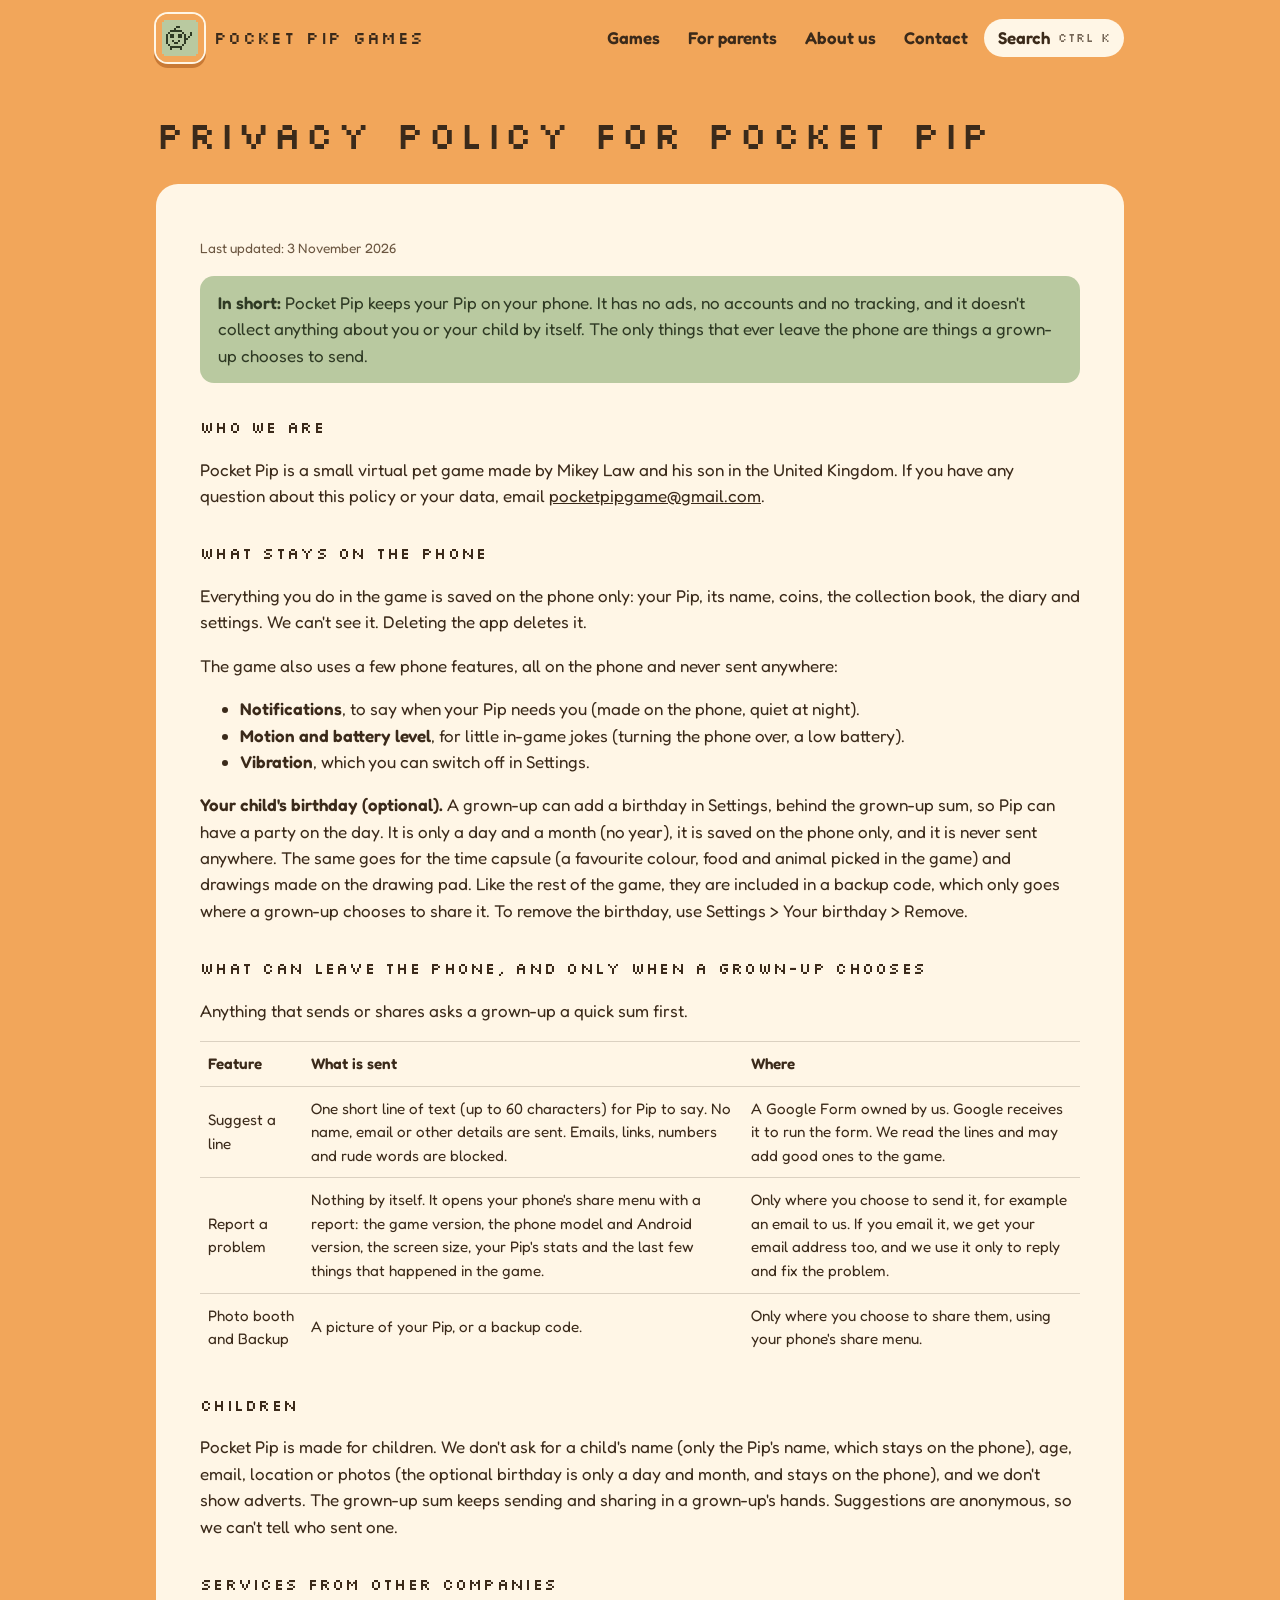
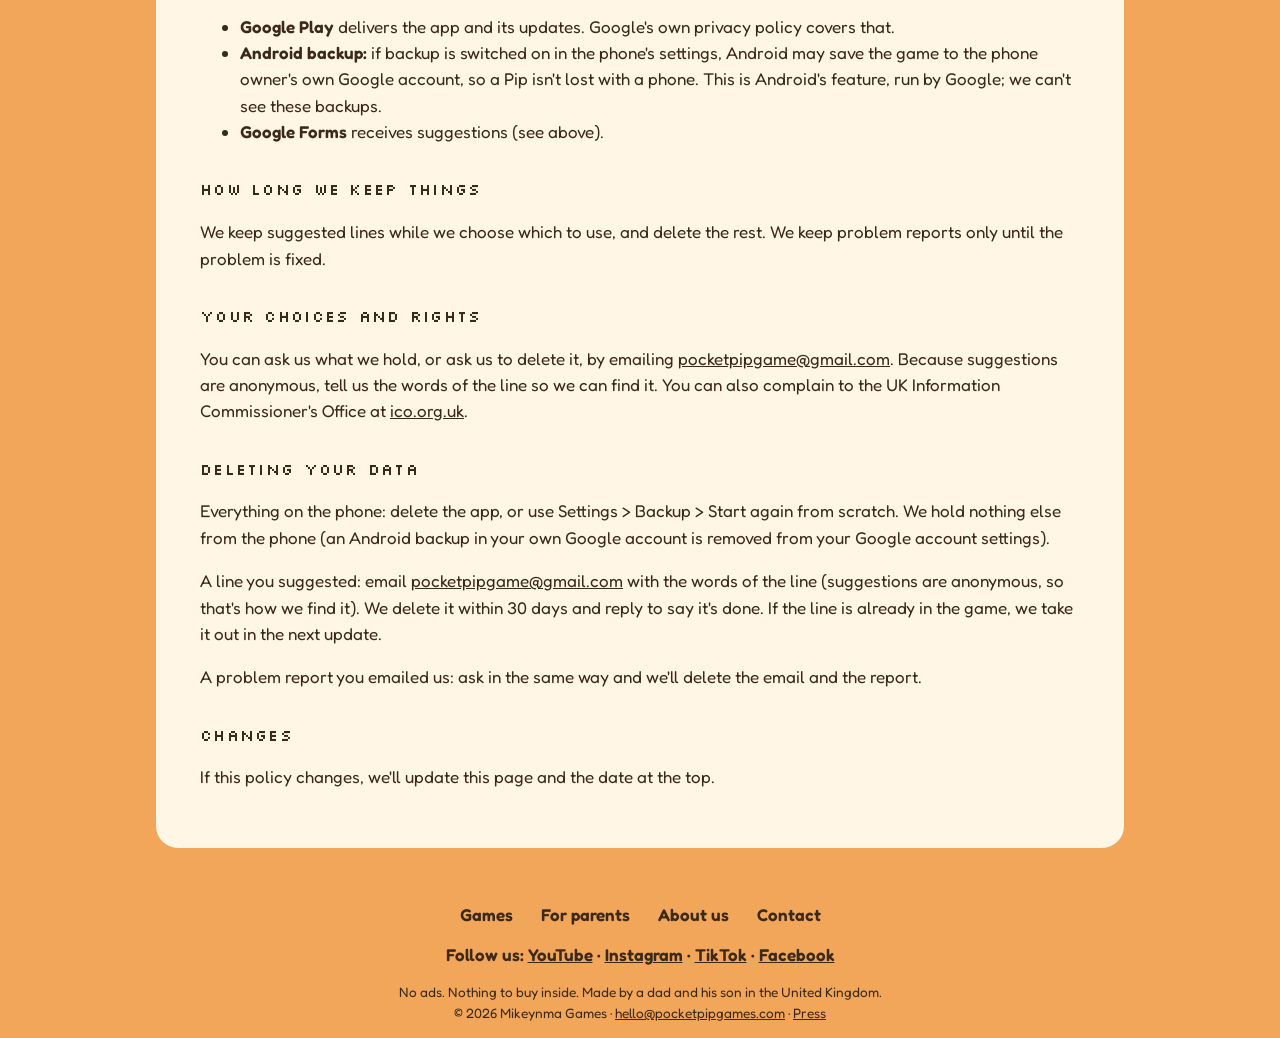
<file: pocket-pip/privacy.html>
<!doctype html>
<html lang="en-GB">
<head>
<meta charset="utf-8">
<meta name="viewport" content="width=device-width,initial-scale=1">
<title>Pocket Pip: privacy policy</title>
<meta name="description" content="How Pocket Pip handles your data: it stays on the phone.">
<meta property="og:title" content="Pocket Pip: privacy policy">
<meta property="og:description" content="How Pocket Pip handles your data: it stays on the phone.">
<meta property="og:type" content="website">
<meta property="og:site_name" content="Pocket Pip Games">
<meta property="og:url" content="https://pocketpipgames.com/pocket-pip/privacy.html">
<link rel="canonical" href="https://pocketpipgames.com/pocket-pip/privacy.html">
<meta property="og:image" content="https://pocketpipgames.com/pocket-pip/share.png">
<meta property="og:image:width" content="1200">
<meta property="og:image:height" content="630">
<meta property="og:image:alt" content="Pocket Pip: privacy policy">
<meta name="twitter:card" content="summary_large_image">

<link rel="icon" href="/pocket-pip/favicon.ico" sizes="any">
<link rel="icon" href="/pocket-pip/favicon-32.png" type="image/png">
<link rel="apple-touch-icon" href="/pocket-pip/apple-touch-icon.png">
<link rel="manifest" href="/site.webmanifest">
<meta name="theme-color" content="#f2a65a">
<link rel="preload" href="/fonts/silkscreen-latin.woff2" as="font" type="font/woff2" crossorigin>
<link rel="preload" href="/fonts/fredoka-latin.woff2" as="font" type="font/woff2" crossorigin>
<link rel="stylesheet" href="/site.css">
</head>
<body>
<header class="top"><div class="wrap">
  <a class="brand px" href="/"><img src="/icon-48.png" width="48" height="48" alt="">Pocket Pip Games</a>
  <nav aria-label="Menu"><a href="/#games">Games</a><a href="/parents.html">For parents</a><a href="/about.html">About us</a><a href="/contact.html">Contact</a><button class="find-btn" type="button" aria-haspopup="dialog">Search <kbd>Ctrl K</kbd></button></nav>
</div></header>
<main class="wrap">
<header class="page-head"><h1 class="px">Privacy policy for Pocket Pip</h1></header><section class="doc">
<p class="small">Last updated: 3 November 2026</p>

<p class="lede"><strong>In short:</strong> Pocket Pip keeps your Pip on your phone. It has no ads, no accounts and no tracking, and it doesn't collect anything about you or your child by itself. The only things that ever leave the phone are things a grown-up chooses to send.</p>

<h2>Who we are</h2>
<p>Pocket Pip is a small virtual pet game made by Mikey Law and his son in the United Kingdom. If you have any question about this policy or your data, email <a href="mailto:pocketpipgame@gmail.com">pocketpipgame@gmail.com</a>.</p>

<h2>What stays on the phone</h2>
<p>Everything you do in the game is saved on the phone only: your Pip, its name, coins, the collection book, the diary and settings. We can't see it. Deleting the app deletes it.</p>
<p>The game also uses a few phone features, all on the phone and never sent anywhere:</p>
<ul>
  <li><strong>Notifications</strong>, to say when your Pip needs you (made on the phone, quiet at night).</li>
  <li><strong>Motion and battery level</strong>, for little in-game jokes (turning the phone over, a low battery).</li>
  <li><strong>Vibration</strong>, which you can switch off in Settings.</li>
</ul>
<p><strong>Your child's birthday (optional).</strong> A grown-up can add a birthday in Settings, behind the grown-up sum, so Pip can have a party on the day. It is only a day and a month (no year), it is saved on the phone only, and it is never sent anywhere. The same goes for the time capsule (a favourite colour, food and animal picked in the game) and drawings made on the drawing pad. Like the rest of the game, they are included in a backup code, which only goes where a grown-up chooses to share it. To remove the birthday, use Settings &gt; Your birthday &gt; Remove.</p>

<h2>What can leave the phone, and only when a grown-up chooses</h2>
<p>Anything that sends or shares asks a grown-up a quick sum first.</p>
<table>
  <tr><th>Feature</th><th>What is sent</th><th>Where</th></tr>
  <tr><td>Suggest a line</td><td>One short line of text (up to 60 characters) for Pip to say. No name, email or other details are sent. Emails, links, numbers and rude words are blocked.</td><td>A Google Form owned by us. Google receives it to run the form. We read the lines and may add good ones to the game.</td></tr>
  <tr><td>Report a problem</td><td>Nothing by itself. It opens your phone's share menu with a report: the game version, the phone model and Android version, the screen size, your Pip's stats and the last few things that happened in the game.</td><td>Only where you choose to send it, for example an email to us. If you email it, we get your email address too, and we use it only to reply and fix the problem.</td></tr>
  <tr><td>Photo booth and Backup</td><td>A picture of your Pip, or a backup code.</td><td>Only where you choose to share them, using your phone's share menu.</td></tr>
</table>

<h2>Children</h2>
<p>Pocket Pip is made for children. We don't ask for a child's name (only the Pip's name, which stays on the phone), age, email, location or photos (the optional birthday is only a day and month, and stays on the phone), and we don't show adverts. The grown-up sum keeps sending and sharing in a grown-up's hands. Suggestions are anonymous, so we can't tell who sent one.</p>

<h2>Services from other companies</h2>
<ul>
  <li><strong>Google Play</strong> delivers the app and its updates. Google's own privacy policy covers that.</li>
  <li><strong>Android backup:</strong> if backup is switched on in the phone's settings, Android may save the game to the phone owner's own Google account, so a Pip isn't lost with a phone. This is Android's feature, run by Google; we can't see these backups.</li>
  <li><strong>Google Forms</strong> receives suggestions (see above).</li>
</ul>

<h2>How long we keep things</h2>
<p>We keep suggested lines while we choose which to use, and delete the rest. We keep problem reports only until the problem is fixed.</p>

<h2>Your choices and rights</h2>
<p>You can ask us what we hold, or ask us to delete it, by emailing <a href="mailto:pocketpipgame@gmail.com">pocketpipgame@gmail.com</a>. Because suggestions are anonymous, tell us the words of the line so we can find it. You can also complain to the UK Information Commissioner's Office at <a href="https://ico.org.uk">ico.org.uk</a>.</p>

<h2 id="delete">Deleting your data</h2>
<p>Everything on the phone: delete the app, or use Settings &gt; Backup &gt; Start again from scratch. We hold nothing else from the phone (an Android backup in your own Google account is removed from your Google account settings).</p>
<p>A line you suggested: email <a href="mailto:pocketpipgame@gmail.com">pocketpipgame@gmail.com</a> with the words of the line (suggestions are anonymous, so that's how we find it). We delete it within 30 days and reply to say it's done. If the line is already in the game, we take it out in the next update.</p>
<p>A problem report you emailed us: ask in the same way and we'll delete the email and the report.</p>

<h2>Changes</h2>
<p>If this policy changes, we'll update this page and the date at the top.</p>
</section>
</main>
<footer class="wrap">
  <nav aria-label="Footer menu"><a href="/#games">Games</a><a href="/parents.html">For parents</a><a href="/about.html">About us</a><a href="/contact.html">Contact</a></nav>
  <p class="follow">Follow us: <a href="https://www.youtube.com/@PocketPipGames" rel="me noopener">YouTube</a> · <a href="https://www.instagram.com/pocketpipgames/" rel="me noopener">Instagram</a> · <a href="https://www.tiktok.com/@pocketpipgames" rel="me noopener">TikTok</a> · <a href="https://www.facebook.com/pocketpipgames" rel="me noopener">Facebook</a></p>
  <p class="small">No ads. Nothing to buy inside. Made by a dad and his son in the United Kingdom.<br>© 2026 Mikeynma Games · <a href="mailto:hello@pocketpipgames.com">hello@pocketpipgames.com</a> · <a href="/press.html">Press</a></p>
</footer>
<dialog class="finder" aria-label="Search the site">
  <input id="find-q" type="search" placeholder="Search games, help and pages" autocomplete="off" role="combobox" aria-expanded="true" aria-controls="find-list" aria-autocomplete="list">
  <ul id="find-list" role="listbox" aria-label="Results"></ul>
  <p class="find-hint">↑ ↓ to choose, Enter to open, Esc to close</p>
</dialog>
<dialog class="zoom" aria-label="Screenshot">
  <button class="x" aria-label="Close">&#x2715;</button>
  <button class="prev" aria-label="Previous screenshot">&#x25C0;</button><button class="next" aria-label="Next screenshot">&#x25B6;</button>
  <img alt=""><p></p>
</dialog>
<script src="/site.js"></script>
</body>
</html>
</file>
<file: site.css>
/* pocketpipgames.com: every page made by npm run site (scripts/site.py). The look: Pip's orange case, cream and the LCD green,
   a 70s/80s retro palette (owner chose it over a calmer cream look, 16 October 2026). */
:root{--icon-edge:0 0 0 2px #fff6e6,0 4px 0 2px #c97a35;--pip-line:#2f3a24;--pip-face:#2f3a24;--logo-games:#fff6e6;--logo-bar:#fff6e6;--bg:#f2a65a;--card:#fff6e6;--ink:#3b2a1a;--soft:#6b5640;--lcd:#b9c9a0;--lcd-ink:#2f3a24;--edge:#c97a35;--tile:color-mix(in srgb,var(--lcd) 35%,var(--card));--bar:var(--bg)}
@media (prefers-color-scheme:dark){:root{--icon-edge:0 3px 0 #c97a35;--pip-line:#f6ead8;--logo-games:#f2a65a;--logo-bar:#f2a65a;--bg:#2a2016;--card:#3a2c1e;--ink:#f6ead8;--soft:#d6c3a8;--lcd:#56664a;--lcd-ink:#e6efd6;--edge:#1c150e}}
*{box-sizing:border-box}
html{scroll-padding-top:16px}
body{margin:0;background:var(--bg);color:var(--ink);font:17px/1.55 "Fredoka",system-ui,-apple-system,"Segoe UI",Roboto,sans-serif}
a{color:inherit}
img{max-width:100%}
.wrap{max-width:1000px;margin:0 auto;padding:0 16px}
.px{font-family:"Silkscreen",ui-monospace,monospace;letter-spacing:.08em;font-weight:400}
.small{color:var(--soft);font-size:.85rem}

/* the menu */
.top{background:var(--bar)}
.top .wrap{display:flex;align-items:center;justify-content:space-between;gap:8px 20px;flex-wrap:wrap;padding-top:14px;padding-bottom:14px}
.brand{display:flex;align-items:center;gap:10px;text-decoration:none;font-size:1.05rem}
nav{display:flex;flex-wrap:wrap;gap:4px}
nav a{text-decoration:none;font-weight:600;padding:6px 12px;border-radius:999px}
nav a:hover,nav a:focus-visible,nav a[aria-current]{background:var(--card)}
@media (max-width:620px){.top .wrap{justify-content:center}.top nav{justify-content:center}nav a{padding:6px 10px;font-size:.95rem}}

/* page parts */
.hero{text-align:center;padding:40px 0 36px}
@media (min-width:760px){.hero{padding:56px 0 48px}}
.hero .icon{border-radius:26px}
h1{font-size:clamp(2rem,7vw,3.4rem);margin:.3em 0 .1em;line-height:1.1}
h2{font-size:1.2rem;margin:0 0 16px}
.tag{font-size:1.25rem;font-weight:600;margin:0 auto;max-width:30em}
.sub{color:var(--ink);max-width:36em;margin:.6em auto} /* on the orange page: ink, as --soft is only 3.5:1 there */
.soon{display:inline-block;margin-top:1em;background:var(--card);border-radius:999px;padding:10px 22px;font-weight:600;box-shadow:0 4px 0 var(--edge)}
.button{display:inline-block;background:var(--ink);color:var(--card);text-decoration:none;border-radius:999px;padding:10px 22px;font-weight:600}
.facts{display:flex;flex-wrap:wrap;justify-content:center;gap:8px;list-style:none;padding:0;margin:24px 0 0}
.facts li{background:var(--lcd);color:var(--lcd-ink);border-radius:10px;padding:6px 12px;font-size:.8rem}
section{background:var(--card);border-radius:22px;padding:28px 24px;margin:0 0 28px}
@media (min-width:760px){section{padding:40px 44px;margin-bottom:48px}h2{margin-bottom:24px}}
@media (max-width:700px){section{padding:22px 16px}}
.big{font-size:1.4rem;font-weight:600}
table{border-collapse:collapse;width:100%}
th,td{text-align:left;padding:10px 8px;border-top:1px solid color-mix(in srgb,var(--ink) 18%,transparent)}
.promise{list-style:none;padding:0;margin:0 0 16px;display:grid;gap:10px}
.promise li{padding-left:2.4em;text-indent:-2.4em}
.promise li::before{content:"\2713";display:inline-block;text-indent:0;width:1.6em;font-weight:600;color:var(--lcd-ink);background:var(--lcd);border-radius:6px;text-align:center;margin-right:.8em}

/* screenshots: tap one to see it bigger */
.shots{display:grid;grid-template-columns:repeat(3,1fr);gap:20px 16px;margin:0 0 32px}
.shots figure{margin:0}
.shots a{display:block;cursor:zoom-in;border-radius:18px}
.shots a:focus-visible{outline:3px solid var(--ink);outline-offset:3px}
.shots img,.shots video{width:100%;height:auto;border-radius:18px;display:block}
.shots figcaption{text-align:center;font-size:.9rem;font-weight:600;margin-top:8px}
@media (max-width:700px){.shots{grid-template-columns:none;grid-auto-flow:column;grid-auto-columns:62%;overflow-x:auto;scroll-snap-type:x mandatory;padding-bottom:8px}.shots figure{scroll-snap-align:center}}

/* a game's page */
.grid{display:grid;grid-template-columns:repeat(auto-fit,minmax(260px,1fr));gap:14px}
.grid div{background:var(--tile);border-radius:14px;padding:14px 16px}
.grid h3{margin:0 0 6px;font-size:1.05rem}
.grid p,.grid ul{margin:0 0 .4em;color:var(--soft);font-size:.95rem}
.grid ul{padding-left:1.1em}
.grid li{margin:.25em 0}

/* the games */
.games{display:grid;grid-template-columns:repeat(auto-fit,minmax(280px,1fr));gap:16px}
.lead{color:var(--soft);max-width:44em;margin:-.4em 0 1.4em}
.game{display:flex;gap:14px;align-items:flex-start;text-decoration:none;background:var(--tile);border-radius:16px;padding:14px}
a.game:hover,a.game:focus-visible{background:var(--lcd);color:var(--lcd-ink)}
.game img{border-radius:16px;flex:none}
.game b{display:block;font-size:1.1rem}
.game span{display:block;font-size:.93rem;opacity:.85}
.game i{display:inline-block;font-style:normal;font-size:.7rem;margin-top:6px}
.mystery{border:3px dashed color-mix(in srgb,var(--ink) 30%,transparent);background:none}
.mystery .q{flex:none;display:grid;place-items:center;width:72px;height:72px;border-radius:16px;background:var(--tile);font-size:2.2rem}
.small-cards{grid-template-columns:repeat(auto-fit,minmax(136px,1fr));gap:12px}
.small-cards a{display:flex;flex-direction:column;align-items:center;gap:8px;text-decoration:none;text-align:center;background:var(--tile);border-radius:14px;padding:14px 10px}
.small-cards a:hover,.small-cards a:focus-visible{background:var(--lcd);color:var(--lcd-ink)}
.small-cards img{border-radius:12px}

/* the homepage */
.date{font-size:.75rem;opacity:.7;margin-left:.5em}
@media (max-width:620px){.date{display:block;margin:.4em 0 0}}
.featured{display:grid;grid-template-columns:1fr 1.6fr;gap:24px;align-items:center}
.featured .shots{margin:0}
.feat-text .icon{border-radius:22px}
.feat-text h3{font-size:1.6rem;margin:.3em 0 .2em}
.feat-text p{color:var(--soft)}
.feat-text .tag{color:var(--ink);font-size:1.1rem;margin:0 0 .5em}
@media (max-width:760px){.featured{grid-template-columns:none}}
.pip-says{display:flex;gap:18px;align-items:center;background:var(--lcd);color:var(--lcd-ink)}
.pip-says img{border-radius:12px;image-rendering:pixelated;flex:none}
.pip-says b{font-size:.9rem}
.pip-says p{margin:.2em 0 0;font-size:1.15rem;font-weight:600}

footer{text-align:center;padding:12px 16px 40px}
footer nav{justify-content:center;margin-bottom:8px}
footer .small{color:var(--ink)}

/* the bigger screenshot */
dialog.zoom{border:0;padding:0;background:none;max-width:none;max-height:none;overflow:visible;color:#fff}
dialog.zoom::backdrop{background:rgb(0 0 0 / .85)}
dialog.zoom img{display:block;height:min(84vh,1280px);width:auto;max-width:90vw;object-fit:contain;border-radius:22px;touch-action:pan-y}
dialog.zoom p{text-align:center;margin:10px 0 0;font-weight:600}
dialog.zoom button{position:fixed;width:48px;height:48px;border-radius:50%;border:0;background:var(--card);color:var(--ink);font-size:1.3rem;font-weight:600;line-height:1;cursor:pointer}
dialog.zoom .x{top:12px;right:12px}
dialog.zoom .prev{left:12px;top:calc(50% - 24px)}
dialog.zoom .next{right:12px;top:calc(50% - 24px)}
@media (max-width:620px){dialog.zoom .prev,dialog.zoom .next{top:auto;bottom:14px}dialog.zoom img{height:min(76vh,1280px)}}
.featured[hidden]{display:none}

/* the homepage strip: Pip recorded from the real game (strip.png: --n frames of --w x 40 game pixels, one above the other; the game's
   own 32-wide screen is the middle, with room each side for the kitten to walk in), played by CSS. --s is a whole number of screen
   pixels per game pixel, so he stays sharp: bigger steps on bigger screens. Only the far edges fade, where Pip never goes. */
.strip{--s:4;--screen:#b9c9a0;position:relative;margin:0 0 28px;height:calc(40px*var(--s) + 3.2rem);background:var(--screen);border-radius:22px;overflow:hidden;box-shadow:inset 0 0 0 6px color-mix(in srgb,var(--screen) 70%,#2f3a24)}
@media (min-width:480px){.strip{--s:5}}
@media (min-width:760px){.strip{margin-bottom:48px}}
@media (prefers-color-scheme:dark){.strip{--screen:#9cad87}}
.strip .ground{position:absolute;left:0;right:0;top:calc(37px*var(--s));height:calc(1px*var(--s));background:#2f3a24}
.pip-anim{position:absolute;left:calc(50% - var(--w)*var(--s)*.5px);top:0;width:calc(var(--w)*var(--s)*1px);height:calc(40px*var(--s));background:var(--src) 0 0/100% calc(40px*var(--s)*var(--n)) no-repeat;image-rendering:pixelated;-webkit-mask:linear-gradient(90deg,transparent,#000 calc(8px*var(--s)) calc(100% - 8px*var(--s)),transparent);mask:linear-gradient(90deg,transparent,#000 calc(8px*var(--s)) calc(100% - 8px*var(--s)),transparent);animation:pip-play calc(var(--ms)*var(--n)) steps(var(--n)) infinite}
@keyframes pip-play{to{background-position-y:calc(-40px*var(--s)*var(--n))}}
.strip .says{position:absolute;left:0;right:0;top:calc(40px*var(--s));margin:0;height:3.2rem;display:grid;place-items:center;color:#2f3a24;font-size:.85rem;text-transform:uppercase}
@media (prefers-reduced-motion:reduce){.pip-anim{animation:none}}

/* the logo: P(Pip)CKET PIP / GAMES. Pip stands still (the strip below is the busy one); now and then he hops, waves (stepping aside so his arm clears the C)
   or somersaults, once each in a 24-second loop. Every keyframe lists the same transforms, so the somersault turns all the way. */
.sr-only{position:absolute;width:1px;height:1px;overflow:hidden;clip-path:inset(50%);white-space:nowrap}
.logo{margin:.15em 0 .5em;display:flex;flex-direction:column;align-items:center;gap:.22em;font-size:clamp(34px,7vw,72px);line-height:1}
.logo .word{display:flex;align-items:flex-end;line-height:.8;letter-spacing:.077em;white-space:nowrap}
.logo .games{display:flex;align-items:center;gap:.55em;font-size:.385em;letter-spacing:.55em;padding-left:.55em;color:var(--logo-games)}
.logo .games i{width:3.75em;height:.25em;background:var(--logo-bar)}
@media (max-width:480px){.logo .games i{width:2em}}
.pip-o{width:.846em;height:1.02em;margin:0 .115em 0 .04em;overflow:visible;transform-origin:50% 58%;animation:pip-all 24s ease-in-out infinite}
.pip-o .ps{fill:#b9c9a0}.pip-o .pl{fill:var(--pip-line)}.pip-o .pf{fill:var(--pip-face)}
.pip-o .arm{opacity:0}
.pip-o .arm-a{animation:arm-a 24s step-end infinite}
.pip-o .arm-b{animation:arm-b 24s step-end infinite}
@keyframes pip-all{0%,20%{transform:translateX(0) translateY(0) rotate(0deg) scaleY(1)}21.2%{transform:translateX(0) translateY(6%) rotate(0deg) scaleY(.88)}23%{transform:translateX(0) translateY(-38%) rotate(0deg) scaleY(1)}24.6%{transform:translateX(0) translateY(0) rotate(0deg) scaleY(1)}25.4%{transform:translateX(0) translateY(4%) rotate(0deg) scaleY(.92)}26.6%,49%{transform:translateX(0) translateY(0) rotate(0deg) scaleY(1)}49.8%,58.4%{transform:translateX(-15%) translateY(0) rotate(0deg) scaleY(1)}59.2%,80%{transform:translateX(0) translateY(0) rotate(0deg) scaleY(1)}81.2%{transform:translateX(0) translateY(6%) rotate(0deg) scaleY(.88)}82.5%{transform:translateX(0) translateY(-36%) rotate(-120deg) scaleY(1)}83.8%{transform:translateX(0) translateY(-30%) rotate(-240deg) scaleY(1)}85%{transform:translateX(0) translateY(0) rotate(-360deg) scaleY(1)}86%{transform:translateX(0) translateY(4%) rotate(-360deg) scaleY(.92)}87%,100%{transform:translateX(0) translateY(0) rotate(-360deg) scaleY(1)}}
@keyframes arm-a{0%{opacity:0}50%{opacity:1}51.04%{opacity:0}52.08%{opacity:1}53.12%{opacity:0}54.17%{opacity:1}55.21%{opacity:0}56.25%{opacity:1}57.29%,100%{opacity:0}}
@keyframes arm-b{0%{opacity:0}51.04%{opacity:1}52.08%{opacity:0}53.12%{opacity:1}54.17%{opacity:0}55.21%{opacity:1}56.25%{opacity:0}57.29%{opacity:1}58.33%,100%{opacity:0}}
@media (prefers-reduced-motion:reduce){.pip-o,.pip-o .arm{animation:none}}
.brand img{image-rendering:pixelated;border-radius:12px;box-shadow:var(--icon-edge)} /* --icon-edge: on the orange page a cream ring plus the case's underside; elsewhere just the underside */

/* help and privacy pages: a game's own words in the site's look */
.page-head{padding:36px 0 28px}
.page-head h1{font-size:clamp(1.5rem,4.5vw,2.4rem);margin:0;line-height:1.15}
.page-head .sub{margin:.5em 0 0;max-width:40em}
.help{display:grid;grid-template-columns:270px minmax(0,1fr);gap:32px;align-items:start;margin-bottom:48px}
.help.single{display:block}
.help nav{position:sticky;top:16px;display:flex;flex-direction:column;gap:2px;background:var(--card);border-radius:22px;padding:14px}
.help nav .label{font-family:"Silkscreen",monospace;letter-spacing:.08em;font-size:.75rem;padding:6px 12px 10px;color:var(--soft)}
.help nav a{display:flex;align-items:center;gap:10px;padding:9px 12px;border-radius:12px;font-weight:600;text-decoration:none}
.help nav a b{margin-left:auto;font-size:.8rem}
.help nav a:hover,.help nav a[aria-current]{background:var(--tile)}
.help nav a.dim{opacity:.45}
.help .i{width:18px;height:18px;flex:none}
@media (max-width:760px){.help{grid-template-columns:minmax(0,1fr);gap:16px}.help nav{top:0;z-index:2;flex-direction:row;flex-wrap:nowrap;overflow-x:auto;padding:8px;border-radius:16px}.help nav .label{display:none}.help nav a{white-space:nowrap}}
.search{display:flex;align-items:center;gap:12px;background:var(--card);border-radius:999px;padding:13px 20px;color:var(--soft)}
.search:focus-within{box-shadow:0 0 0 3px var(--ink)}
.search input{flex:1;min-width:0;border:0;background:none;font:inherit;color:var(--ink);outline:none}
.help .meta{display:flex;justify-content:space-between;align-items:center;gap:12px;margin:14px 6px 22px;font-size:.92rem}
.help .badge{background:var(--lcd);color:var(--lcd-ink);border-radius:10px;padding:5px 11px;font-family:"Silkscreen",monospace;letter-spacing:.06em;font-size:.7rem}
.help section{background:none;padding:0;border:0;box-shadow:none;margin:0 0 32px}
.help h2{display:flex;align-items:center;gap:10px;font-family:"Silkscreen",monospace;font-weight:400;letter-spacing:.08em;font-size:1rem;margin:0 0 12px 6px}
.help .card{background:var(--card);border-radius:22px;overflow:hidden}
.help details+details{border-top:1px solid color-mix(in srgb,var(--ink) 12%,transparent)}
.help summary{list-style:none;cursor:pointer;padding:17px 24px;font-weight:600;display:flex;justify-content:space-between;align-items:center;gap:16px}
.help summary::-webkit-details-marker{display:none}
.help summary::after{content:"+";font-family:"Silkscreen",monospace;font-size:1.2rem;line-height:1;flex:none}
.help details[open] summary::after{content:"-"}
.help summary:hover{background:var(--tile)}
.help summary:focus-visible{outline:3px solid var(--ink);outline-offset:-3px}
.help details>:not(summary){margin:0;padding:0 24px 14px;color:var(--soft)}
.help details>ul{padding-left:44px}
.help details li{margin:.3em 0}
.help .empty{padding:20px 24px}
.help .more{margin:20px 6px}
.doc{margin-bottom:48px}
.doc h2{font-family:"Silkscreen",monospace;font-weight:400;letter-spacing:.08em;font-size:1rem;margin:2em 0 .6em}
.doc .lede{background:var(--lcd);color:var(--lcd-ink);padding:14px 18px;border-radius:14px;max-width:none}
.doc .small{color:var(--soft)}
.doc table{font-size:.95rem}
@media (max-width:620px){.doc table{display:block;overflow-x:auto}}

/* the site's own font files (the games bundle the same ones): nothing is fetched from Google */
@font-face{font-family:"Silkscreen";font-weight:400;font-display:swap;src:url(/fonts/silkscreen-latin.woff2) format("woff2");unicode-range:U+0000-00FF,U+0131,U+0152-0153,U+02BB-02BC,U+02C6,U+02DA,U+02DC,U+0304,U+0308,U+0329,U+2000-206F,U+20AC,U+2122,U+2191,U+2193,U+2212,U+2215,U+FEFF,U+FFFD}
@font-face{font-family:"Silkscreen";font-weight:400;font-display:swap;src:url(/fonts/silkscreen-latin-ext.woff2) format("woff2");unicode-range:U+0100-02BA,U+02BD-02C5,U+02C7-02CC,U+02CE-02D7,U+02DD-02FF,U+1D00-1DBF,U+1E00-1E9F,U+1EF2-1EFF,U+2020,U+20A0-20AB,U+20AD-20C4,U+2113,U+2C60-2C7F,U+A720-A7FF}
@font-face{font-family:"Fredoka";font-weight:400 600;font-display:swap;src:url(/fonts/fredoka-latin.woff2) format("woff2");unicode-range:U+0000-00FF,U+0131,U+0152-0153,U+02BB-02BC,U+02C6,U+02DA,U+02DC,U+0304,U+0308,U+0329,U+2000-206F,U+20AC,U+2122,U+2191,U+2193,U+2212,U+2215,U+FEFF,U+FFFD}
@font-face{font-family:"Fredoka";font-weight:400 600;font-display:swap;src:url(/fonts/fredoka-latin-ext.woff2) format("woff2");unicode-range:U+0100-02BA,U+02BD-02C5,U+02C7-02CC,U+02CE-02D7,U+02DD-02FF,U+1D00-1DBF,U+1E00-1E9F,U+1EF2-1EFF,U+2020,U+20A0-20AB,U+20AD-20C4,U+2113,U+2C60-2C7F,U+A720-A7FF}

/* Google Play badge, press logos, the 404 */
.play img{display:block;height:auto;margin:1em auto 0}
.game .play img{margin:6px 0 0}
.press-logos{display:flex;flex-wrap:wrap;gap:16px;align-items:center;margin-bottom:12px}
.press-logos a{display:block;background:var(--card);border:1px solid color-mix(in srgb,var(--ink) 15%,transparent);border-radius:16px;padding:20px}
.press-logos a.dark{background:#2a2016}
.press-logos img{display:block;max-width:100%;height:auto}
.help-main{min-width:0}

/* the secret: type "pip" on the homepage, or tap the logo Pip five times quickly, and he does a little celebration */
.pip-o.party{animation:pip-party 2.4s ease-in-out}
.pip-o.party .arm-a{animation:none;opacity:1}
@keyframes pip-party{0%{transform:translateX(0) translateY(0) rotate(0deg) scaleY(1)}15%{transform:translateX(0) translateY(-40%) rotate(-360deg) scaleY(1)}30%{transform:translateX(0) translateY(0) rotate(-360deg) scaleY(.9)}45%{transform:translateX(0) translateY(-40%) rotate(0deg) scaleY(1)}60%{transform:translateX(0) translateY(0) rotate(0deg) scaleY(.9)}75%{transform:translateX(0) translateY(-40%) rotate(-360deg) scaleY(1)}90%,100%{transform:translateX(0) translateY(0) rotate(-360deg) scaleY(1)}}

/* the games' icons keep an edge too: the same cream ring and underside as the menu icon (only the underside in dark mode) */
.hero .icon,.feat-text .icon,.game img,.small-cards img{box-shadow:var(--icon-edge)}

/* Ctrl+K search: a button in the menu bar and a dialog of results (pages and every help question) */
.find-btn{font:inherit;font-weight:600;color:inherit;background:var(--card);border:0;border-radius:999px;padding:6px 14px;cursor:pointer;display:inline-flex;align-items:center;gap:8px}
.find-btn kbd{font:.72rem/1 "Silkscreen",monospace;letter-spacing:.04em;opacity:.7}
@media (max-width:620px){.find-btn kbd{display:none}}
.find-btn:focus-visible,nav a:focus-visible,.button:focus-visible,a:focus-visible{outline:3px solid var(--ink);outline-offset:2px}
dialog.finder{width:min(640px,calc(100vw - 32px));margin:10vh auto auto;padding:14px;border:0;border-radius:22px;background:var(--card);color:var(--ink);box-shadow:0 20px 60px rgb(0 0 0 / .35)}
dialog.finder::backdrop{background:rgb(0 0 0 / .5)}
#find-q{width:100%;box-sizing:border-box;font:inherit;font-size:1.1rem;padding:12px 16px;border-radius:14px;border:2px solid color-mix(in srgb,var(--ink) 25%,transparent);background:var(--page,transparent);color:var(--ink);outline:none}
#find-q:focus{border-color:var(--ink)}
#find-list{list-style:none;margin:10px 0 0;padding:0;max-height:55vh;overflow:auto}
#find-list [role=option]{display:flex;align-items:center;gap:12px;padding:8px 14px;border-radius:12px;cursor:pointer}
#find-list [role=option] b{flex:1;min-width:0}
.fi{width:34px;height:34px;flex:none;border-radius:9px;background:var(--lcd);color:var(--lcd-ink);display:grid;place-items:center;overflow:hidden}
.fi img{width:34px;height:34px;image-rendering:pixelated}
.fi svg{width:15px;height:21px;fill:currentColor}
#find-list [role=option]>span:last-child{font-size:.85rem;color:var(--soft);white-space:nowrap}
#find-list [aria-selected="true"],#find-list [role=option]:hover{background:var(--tile)}
#find-list .none{padding:12px 14px;color:var(--soft)}
.find-hint{margin:8px 4px 0;font-size:.8rem;color:var(--soft)}
@media (max-width:620px){.find-hint{display:none}}
footer .follow{margin:.2em 0 .6em;font-weight:600}
/* games not on the site yet: wrapped presents that open with a clue (scripts/site.py presents()) */
.present{display:block;background:var(--tile);border-radius:16px;padding:14px}
.present summary{display:flex;gap:14px;align-items:center;cursor:pointer;list-style:none}
.present summary::-webkit-details-marker{display:none}
.present .box .wrap{fill:var(--c)}.present .box .ribbon{fill:#ffd23a}.present .box .line{fill:var(--ink)}
.present .box{flex:none;transition:transform .2s}
.present summary:hover .box,.present summary:focus-visible .box{animation:shake .5s}
.present[open] .box{transform:translateY(-6px) rotate(-8deg)}
.present[open] .tap{display:none}
.present .clue{margin:10px 0 0;font-size:.9rem;line-height:1.5}
@keyframes shake{0%,100%{transform:rotate(0)}25%{transform:rotate(-8deg)}75%{transform:rotate(8deg)}}
@media (prefers-reduced-motion:reduce){.present summary:hover .box,.present summary:focus-visible .box{animation:none}}
</file>
